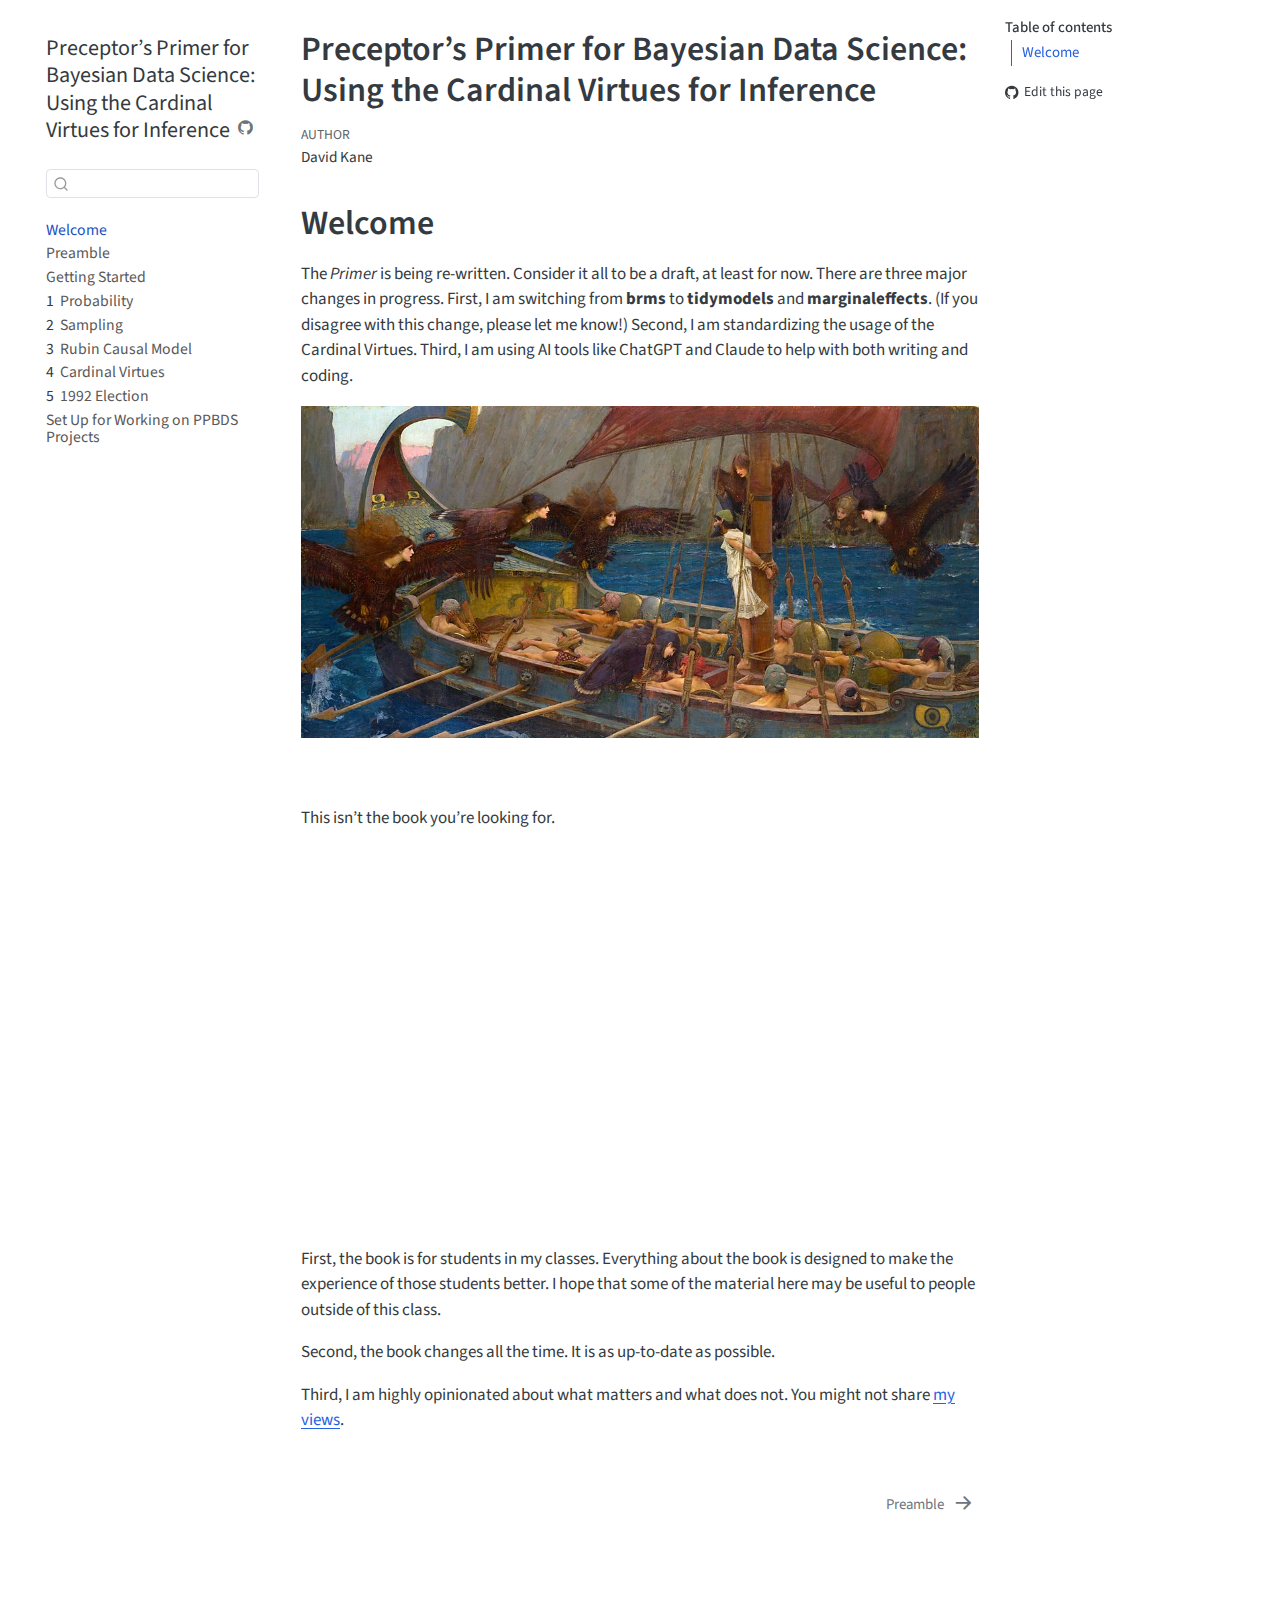
<file: index.html>
<!DOCTYPE html>
<html xmlns="http://www.w3.org/1999/xhtml" lang="en" xml:lang="en"><head>
<meta http-equiv="Content-Type" content="text/html; charset=UTF-8">
<meta charset="utf-8">
<meta name="generator" content="quarto-1.7.33">
<meta name="viewport" content="width=device-width, initial-scale=1.0, user-scalable=yes">
<meta name="author" content="David Kane">
<title>Preceptor’s Primer for Bayesian Data Science: Using the Cardinal Virtues for Inference</title>
<style>
code{white-space: pre-wrap;}
span.smallcaps{font-variant: small-caps;}
div.columns{display: flex; gap: min(4vw, 1.5em);}
div.column{flex: auto; overflow-x: auto;}
div.hanging-indent{margin-left: 1.5em; text-indent: -1.5em;}
ul.task-list{list-style: none;}
ul.task-list li input[type="checkbox"] {
  width: 0.8em;
  margin: 0 0.8em 0.2em -1em; /* quarto-specific, see https://github.com/quarto-dev/quarto-cli/issues/4556 */ 
  vertical-align: middle;
}
</style>

<script src="site_libs/quarto-nav/quarto-nav.js"></script>
<script src="site_libs/quarto-nav/headroom.min.js"></script>
<script src="site_libs/clipboard/clipboard.min.js"></script>
<script src="site_libs/quarto-search/autocomplete.umd.js"></script>
<script src="site_libs/quarto-search/fuse.min.js"></script>
<script src="site_libs/quarto-search/quarto-search.js"></script>
<meta name="quarto:offset" content="./">
<link href="./preamble.html" rel="next">
<script src="site_libs/quarto-html/quarto.js" type="module"></script>
<script src="site_libs/quarto-html/tabsets/tabsets.js" type="module"></script>
<script src="site_libs/quarto-html/popper.min.js"></script>
<script src="site_libs/quarto-html/tippy.umd.min.js"></script>
<script src="site_libs/quarto-html/anchor.min.js"></script>
<link href="site_libs/quarto-html/tippy.css" rel="stylesheet">
<link href="site_libs/quarto-html/quarto-syntax-highlighting-ea385d0e468b0dd5ea5bf0780b1290d9.css" rel="stylesheet" id="quarto-text-highlighting-styles">
<script src="site_libs/bootstrap/bootstrap.min.js"></script>
<link href="site_libs/bootstrap/bootstrap-icons.css" rel="stylesheet">
<link href="site_libs/bootstrap/bootstrap-dc092dfdfdbef850daa39fa7ba0391e3.min.css" rel="stylesheet" append-hash="true" id="quarto-bootstrap" data-mode="light"><script id="quarto-search-options" type="application/json">{
  "location": "sidebar",
  "copy-button": false,
  "collapse-after": 3,
  "panel-placement": "start",
  "type": "textbox",
  "limit": 50,
  "keyboard-shortcut": [
    "f",
    "/",
    "s"
  ],
  "show-item-context": false,
  "language": {
    "search-no-results-text": "No results",
    "search-matching-documents-text": "matching documents",
    "search-copy-link-title": "Copy link to search",
    "search-hide-matches-text": "Hide additional matches",
    "search-more-match-text": "more match in this document",
    "search-more-matches-text": "more matches in this document",
    "search-clear-button-title": "Clear",
    "search-text-placeholder": "",
    "search-detached-cancel-button-title": "Cancel",
    "search-submit-button-title": "Submit",
    "search-label": "Search"
  }
}</script>
</head>
<body class="nav-sidebar floating quarto-light">

<div id="quarto-search-results"></div>
  <header id="quarto-header" class="headroom fixed-top"><nav class="quarto-secondary-nav"><div class="container-fluid d-flex">
      <button type="button" class="quarto-btn-toggle btn" data-bs-toggle="collapse" role="button" data-bs-target=".quarto-sidebar-collapse-item" aria-controls="quarto-sidebar" aria-expanded="false" aria-label="Toggle sidebar navigation" onclick="if (window.quartoToggleHeadroom) { window.quartoToggleHeadroom(); }">
        <i class="bi bi-layout-text-sidebar-reverse"></i>
      </button>
        <nav class="quarto-page-breadcrumbs" aria-label="breadcrumb"><ol class="breadcrumb"><li class="breadcrumb-item"><a href="./index.html">Welcome</a></li></ol></nav>
        <a class="flex-grow-1" role="navigation" data-bs-toggle="collapse" data-bs-target=".quarto-sidebar-collapse-item" aria-controls="quarto-sidebar" aria-expanded="false" aria-label="Toggle sidebar navigation" onclick="if (window.quartoToggleHeadroom) { window.quartoToggleHeadroom(); }">      
        </a>
      <button type="button" class="btn quarto-search-button" aria-label="Search" onclick="window.quartoOpenSearch();">
        <i class="bi bi-search"></i>
      </button>
    </div>
  </nav></header><!-- content --><div id="quarto-content" class="quarto-container page-columns page-rows-contents page-layout-article">
<!-- sidebar -->
  <nav id="quarto-sidebar" class="sidebar collapse collapse-horizontal quarto-sidebar-collapse-item sidebar-navigation floating overflow-auto"><div class="pt-lg-2 mt-2 text-left sidebar-header">
    <div class="sidebar-title mb-0 py-0">
      <a href="./">Preceptor’s Primer for Bayesian Data Science: Using the Cardinal Virtues for Inference</a> 
        <div class="sidebar-tools-main">
    <a href="https://github.com/PPBDS/primer/" title="Source Code" class="quarto-navigation-tool px-1" aria-label="Source Code"><i class="bi bi-github"></i></a>
</div>
    </div>
      </div>
        <div class="mt-2 flex-shrink-0 align-items-center">
        <div class="sidebar-search">
        <div id="quarto-search" class="" title="Search"></div>
        </div>
        </div>
    <div class="sidebar-menu-container"> 
    <ul class="list-unstyled mt-1">
<li class="sidebar-item">
  <div class="sidebar-item-container"> 
  <a href="./index.html" class="sidebar-item-text sidebar-link active">
 <span class="menu-text">Welcome</span></a>
  </div>
</li>
        <li class="sidebar-item">
  <div class="sidebar-item-container"> 
  <a href="./preamble.html" class="sidebar-item-text sidebar-link">
 <span class="menu-text">Preamble</span></a>
  </div>
</li>
        <li class="sidebar-item">
  <div class="sidebar-item-container"> 
  <a href="./getting-started.html" class="sidebar-item-text sidebar-link">
 <span class="menu-text">Getting Started</span></a>
  </div>
</li>
        <li class="sidebar-item">
  <div class="sidebar-item-container"> 
  <a href="./01-probability.html" class="sidebar-item-text sidebar-link">
 <span class="menu-text"><span class="chapter-number">1</span>&nbsp; <span class="chapter-title">Probability</span></span></a>
  </div>
</li>
        <li class="sidebar-item">
  <div class="sidebar-item-container"> 
  <a href="./02-sampling.html" class="sidebar-item-text sidebar-link">
 <span class="menu-text"><span class="chapter-number">2</span>&nbsp; <span class="chapter-title">Sampling</span></span></a>
  </div>
</li>
        <li class="sidebar-item">
  <div class="sidebar-item-container"> 
  <a href="./03-rubin-causal-model.html" class="sidebar-item-text sidebar-link">
 <span class="menu-text"><span class="chapter-number">3</span>&nbsp; <span class="chapter-title">Rubin Causal Model</span></span></a>
  </div>
</li>
        <li class="sidebar-item">
  <div class="sidebar-item-container"> 
  <a href="./04-cardinal-virtues.html" class="sidebar-item-text sidebar-link">
 <span class="menu-text"><span class="chapter-number">4</span>&nbsp; <span class="chapter-title">Cardinal Virtues</span></span></a>
  </div>
</li>
        <li class="sidebar-item">
  <div class="sidebar-item-container"> 
  <a href="./07-election-1992.html" class="sidebar-item-text sidebar-link">
 <span class="menu-text"><span class="chapter-number">5</span>&nbsp; <span class="chapter-title">1992 Election</span></span></a>
  </div>
</li>
        <li class="sidebar-item">
  <div class="sidebar-item-container"> 
  <a href="./set-up.html" class="sidebar-item-text sidebar-link">
 <span class="menu-text">Set Up for Working on PPBDS Projects</span></a>
  </div>
</li>
    </ul>
</div>
</nav><div id="quarto-sidebar-glass" class="quarto-sidebar-collapse-item" data-bs-toggle="collapse" data-bs-target=".quarto-sidebar-collapse-item"></div>
<!-- margin-sidebar -->
    <div id="quarto-margin-sidebar" class="sidebar margin-sidebar">
        <nav id="TOC" role="doc-toc" class="toc-active"><h2 id="toc-title">Table of contents</h2>
   
  <ul>
<li><a href="#welcome" id="toc-welcome" class="nav-link active" data-scroll-target="#welcome">Welcome</a></li>
  </ul><div class="toc-actions"><ul><li><a href="https://github.com/PPBDS/primer/edit/main/index.qmd" class="toc-action"><i class="bi bi-github"></i>Edit this page</a></li></ul></div></nav>
    </div>
<!-- main -->
<main class="content" id="quarto-document-content"><header id="title-block-header" class="quarto-title-block default"><div class="quarto-title">
<h1 class="title">Preceptor’s Primer for Bayesian Data Science: Using the Cardinal Virtues for Inference</h1>
</div>



<div class="quarto-title-meta">

    <div>
    <div class="quarto-title-meta-heading">Author</div>
    <div class="quarto-title-meta-contents">
             <p>David Kane </p>
          </div>
  </div>
    
  
    
  </div>
  


</header><section id="welcome" class="level1 unnumbered"><h1 class="unnumbered">Welcome</h1>
<!-- nocite: '@*' is what ensures that all the references appear. Not sure why! -->
<!-- Need a new cover. Sirens will do for now. Format more like Mastering Shiny?-->
<p>The <em>Primer</em> is being re-written. Consider it all to be a draft, at least for now. There are three major changes in progress. First, I am switching from <strong>brms</strong> to <strong>tidymodels</strong> and <strong>marginaleffects</strong>. (If you disagree with this change, please let me know!) Second, I am standardizing the usage of the Cardinal Virtues. Third, I am using AI tools like ChatGPT and Claude to help with both writing and coding.</p>
<div class="cell">
<div class="cell-output-display">
<div>
<figure class="figure"><p><img src="other/images/sirens.jpg" class="img-fluid figure-img"></p>
</figure>
</div>
</div>
</div>
<p>&nbsp;</p>
<p>This isn’t the book you’re looking for.</p>
<div class="quarto-video ratio ratio-16x9"><iframe data-external="1" src="https://www.youtube.com/embed/532j-186xEQ" title="" frameborder="0" allow="accelerometer; autoplay; clipboard-write; encrypted-media; gyroscope; picture-in-picture" allowfullscreen=""></iframe></div>
<p>First, the book is for students in my classes. Everything about the book is designed to make the experience of those students better. I hope that some of the material here may be useful to people outside of this class.</p>
<p>Second, the book changes all the time. It is as up-to-date as possible.</p>
<p>Third, I am highly opinionated about what matters and what does not. You might not share <a href="https://arxiv.org/abs/2012.14390">my</a> <a href="https://arxiv.org/abs/2309.06983">views</a>.</p>


</section></main><!-- /main --><script id="quarto-html-after-body" type="application/javascript">
  window.document.addEventListener("DOMContentLoaded", function (event) {
    const icon = "";
    const anchorJS = new window.AnchorJS();
    anchorJS.options = {
      placement: 'right',
      icon: icon
    };
    anchorJS.add('.anchored');
    const isCodeAnnotation = (el) => {
      for (const clz of el.classList) {
        if (clz.startsWith('code-annotation-')) {                     
          return true;
        }
      }
      return false;
    }
    const onCopySuccess = function(e) {
      // button target
      const button = e.trigger;
      // don't keep focus
      button.blur();
      // flash "checked"
      button.classList.add('code-copy-button-checked');
      var currentTitle = button.getAttribute("title");
      button.setAttribute("title", "Copied!");
      let tooltip;
      if (window.bootstrap) {
        button.setAttribute("data-bs-toggle", "tooltip");
        button.setAttribute("data-bs-placement", "left");
        button.setAttribute("data-bs-title", "Copied!");
        tooltip = new bootstrap.Tooltip(button, 
          { trigger: "manual", 
            customClass: "code-copy-button-tooltip",
            offset: [0, -8]});
        tooltip.show();    
      }
      setTimeout(function() {
        if (tooltip) {
          tooltip.hide();
          button.removeAttribute("data-bs-title");
          button.removeAttribute("data-bs-toggle");
          button.removeAttribute("data-bs-placement");
        }
        button.setAttribute("title", currentTitle);
        button.classList.remove('code-copy-button-checked');
      }, 1000);
      // clear code selection
      e.clearSelection();
    }
    const getTextToCopy = function(trigger) {
        const codeEl = trigger.previousElementSibling.cloneNode(true);
        for (const childEl of codeEl.children) {
          if (isCodeAnnotation(childEl)) {
            childEl.remove();
          }
        }
        return codeEl.innerText;
    }
    const clipboard = new window.ClipboardJS('.code-copy-button:not([data-in-quarto-modal])', {
      text: getTextToCopy
    });
    clipboard.on('success', onCopySuccess);
    if (window.document.getElementById('quarto-embedded-source-code-modal')) {
      const clipboardModal = new window.ClipboardJS('.code-copy-button[data-in-quarto-modal]', {
        text: getTextToCopy,
        container: window.document.getElementById('quarto-embedded-source-code-modal')
      });
      clipboardModal.on('success', onCopySuccess);
    }
      var localhostRegex = new RegExp(/^(?:http|https):\/\/localhost\:?[0-9]*\//);
      var mailtoRegex = new RegExp(/^mailto:/);
        var filterRegex = new RegExp('/' + window.location.host + '/');
      var isInternal = (href) => {
          return filterRegex.test(href) || localhostRegex.test(href) || mailtoRegex.test(href);
      }
      // Inspect non-navigation links and adorn them if external
     var links = window.document.querySelectorAll('a[href]:not(.nav-link):not(.navbar-brand):not(.toc-action):not(.sidebar-link):not(.sidebar-item-toggle):not(.pagination-link):not(.no-external):not([aria-hidden]):not(.dropdown-item):not(.quarto-navigation-tool):not(.about-link)');
      for (var i=0; i<links.length; i++) {
        const link = links[i];
        if (!isInternal(link.href)) {
          // undo the damage that might have been done by quarto-nav.js in the case of
          // links that we want to consider external
          if (link.dataset.originalHref !== undefined) {
            link.href = link.dataset.originalHref;
          }
        }
      }
    function tippyHover(el, contentFn, onTriggerFn, onUntriggerFn) {
      const config = {
        allowHTML: true,
        maxWidth: 500,
        delay: 100,
        arrow: false,
        appendTo: function(el) {
            return el.parentElement;
        },
        interactive: true,
        interactiveBorder: 10,
        theme: 'quarto',
        placement: 'bottom-start',
      };
      if (contentFn) {
        config.content = contentFn;
      }
      if (onTriggerFn) {
        config.onTrigger = onTriggerFn;
      }
      if (onUntriggerFn) {
        config.onUntrigger = onUntriggerFn;
      }
      window.tippy(el, config); 
    }
    const noterefs = window.document.querySelectorAll('a[role="doc-noteref"]');
    for (var i=0; i<noterefs.length; i++) {
      const ref = noterefs[i];
      tippyHover(ref, function() {
        // use id or data attribute instead here
        let href = ref.getAttribute('data-footnote-href') || ref.getAttribute('href');
        try { href = new URL(href).hash; } catch {}
        const id = href.replace(/^#\/?/, "");
        const note = window.document.getElementById(id);
        if (note) {
          return note.innerHTML;
        } else {
          return "";
        }
      });
    }
    const xrefs = window.document.querySelectorAll('a.quarto-xref');
    const processXRef = (id, note) => {
      // Strip column container classes
      const stripColumnClz = (el) => {
        el.classList.remove("page-full", "page-columns");
        if (el.children) {
          for (const child of el.children) {
            stripColumnClz(child);
          }
        }
      }
      stripColumnClz(note)
      if (id === null || id.startsWith('sec-')) {
        // Special case sections, only their first couple elements
        const container = document.createElement("div");
        if (note.children && note.children.length > 2) {
          container.appendChild(note.children[0].cloneNode(true));
          for (let i = 1; i < note.children.length; i++) {
            const child = note.children[i];
            if (child.tagName === "P" && child.innerText === "") {
              continue;
            } else {
              container.appendChild(child.cloneNode(true));
              break;
            }
          }
          if (window.Quarto?.typesetMath) {
            window.Quarto.typesetMath(container);
          }
          return container.innerHTML
        } else {
          if (window.Quarto?.typesetMath) {
            window.Quarto.typesetMath(note);
          }
          return note.innerHTML;
        }
      } else {
        // Remove any anchor links if they are present
        const anchorLink = note.querySelector('a.anchorjs-link');
        if (anchorLink) {
          anchorLink.remove();
        }
        if (window.Quarto?.typesetMath) {
          window.Quarto.typesetMath(note);
        }
        if (note.classList.contains("callout")) {
          return note.outerHTML;
        } else {
          return note.innerHTML;
        }
      }
    }
    for (var i=0; i<xrefs.length; i++) {
      const xref = xrefs[i];
      tippyHover(xref, undefined, function(instance) {
        instance.disable();
        let url = xref.getAttribute('href');
        let hash = undefined; 
        if (url.startsWith('#')) {
          hash = url;
        } else {
          try { hash = new URL(url).hash; } catch {}
        }
        if (hash) {
          const id = hash.replace(/^#\/?/, "");
          const note = window.document.getElementById(id);
          if (note !== null) {
            try {
              const html = processXRef(id, note.cloneNode(true));
              instance.setContent(html);
            } finally {
              instance.enable();
              instance.show();
            }
          } else {
            // See if we can fetch this
            fetch(url.split('#')[0])
            .then(res => res.text())
            .then(html => {
              const parser = new DOMParser();
              const htmlDoc = parser.parseFromString(html, "text/html");
              const note = htmlDoc.getElementById(id);
              if (note !== null) {
                const html = processXRef(id, note);
                instance.setContent(html);
              } 
            }).finally(() => {
              instance.enable();
              instance.show();
            });
          }
        } else {
          // See if we can fetch a full url (with no hash to target)
          // This is a special case and we should probably do some content thinning / targeting
          fetch(url)
          .then(res => res.text())
          .then(html => {
            const parser = new DOMParser();
            const htmlDoc = parser.parseFromString(html, "text/html");
            const note = htmlDoc.querySelector('main.content');
            if (note !== null) {
              // This should only happen for chapter cross references
              // (since there is no id in the URL)
              // remove the first header
              if (note.children.length > 0 && note.children[0].tagName === "HEADER") {
                note.children[0].remove();
              }
              const html = processXRef(null, note);
              instance.setContent(html);
            } 
          }).finally(() => {
            instance.enable();
            instance.show();
          });
        }
      }, function(instance) {
      });
    }
        let selectedAnnoteEl;
        const selectorForAnnotation = ( cell, annotation) => {
          let cellAttr = 'data-code-cell="' + cell + '"';
          let lineAttr = 'data-code-annotation="' +  annotation + '"';
          const selector = 'span[' + cellAttr + '][' + lineAttr + ']';
          return selector;
        }
        const selectCodeLines = (annoteEl) => {
          const doc = window.document;
          const targetCell = annoteEl.getAttribute("data-target-cell");
          const targetAnnotation = annoteEl.getAttribute("data-target-annotation");
          const annoteSpan = window.document.querySelector(selectorForAnnotation(targetCell, targetAnnotation));
          const lines = annoteSpan.getAttribute("data-code-lines").split(",");
          const lineIds = lines.map((line) => {
            return targetCell + "-" + line;
          })
          let top = null;
          let height = null;
          let parent = null;
          if (lineIds.length > 0) {
              //compute the position of the single el (top and bottom and make a div)
              const el = window.document.getElementById(lineIds[0]);
              top = el.offsetTop;
              height = el.offsetHeight;
              parent = el.parentElement.parentElement;
            if (lineIds.length > 1) {
              const lastEl = window.document.getElementById(lineIds[lineIds.length - 1]);
              const bottom = lastEl.offsetTop + lastEl.offsetHeight;
              height = bottom - top;
            }
            if (top !== null && height !== null && parent !== null) {
              // cook up a div (if necessary) and position it 
              let div = window.document.getElementById("code-annotation-line-highlight");
              if (div === null) {
                div = window.document.createElement("div");
                div.setAttribute("id", "code-annotation-line-highlight");
                div.style.position = 'absolute';
                parent.appendChild(div);
              }
              div.style.top = top - 2 + "px";
              div.style.height = height + 4 + "px";
              div.style.left = 0;
              let gutterDiv = window.document.getElementById("code-annotation-line-highlight-gutter");
              if (gutterDiv === null) {
                gutterDiv = window.document.createElement("div");
                gutterDiv.setAttribute("id", "code-annotation-line-highlight-gutter");
                gutterDiv.style.position = 'absolute';
                const codeCell = window.document.getElementById(targetCell);
                const gutter = codeCell.querySelector('.code-annotation-gutter');
                gutter.appendChild(gutterDiv);
              }
              gutterDiv.style.top = top - 2 + "px";
              gutterDiv.style.height = height + 4 + "px";
            }
            selectedAnnoteEl = annoteEl;
          }
        };
        const unselectCodeLines = () => {
          const elementsIds = ["code-annotation-line-highlight", "code-annotation-line-highlight-gutter"];
          elementsIds.forEach((elId) => {
            const div = window.document.getElementById(elId);
            if (div) {
              div.remove();
            }
          });
          selectedAnnoteEl = undefined;
        };
          // Handle positioning of the toggle
      window.addEventListener(
        "resize",
        throttle(() => {
          elRect = undefined;
          if (selectedAnnoteEl) {
            selectCodeLines(selectedAnnoteEl);
          }
        }, 10)
      );
      function throttle(fn, ms) {
      let throttle = false;
      let timer;
        return (...args) => {
          if(!throttle) { // first call gets through
              fn.apply(this, args);
              throttle = true;
          } else { // all the others get throttled
              if(timer) clearTimeout(timer); // cancel #2
              timer = setTimeout(() => {
                fn.apply(this, args);
                timer = throttle = false;
              }, ms);
          }
        };
      }
        // Attach click handler to the DT
        const annoteDls = window.document.querySelectorAll('dt[data-target-cell]');
        for (const annoteDlNode of annoteDls) {
          annoteDlNode.addEventListener('click', (event) => {
            const clickedEl = event.target;
            if (clickedEl !== selectedAnnoteEl) {
              unselectCodeLines();
              const activeEl = window.document.querySelector('dt[data-target-cell].code-annotation-active');
              if (activeEl) {
                activeEl.classList.remove('code-annotation-active');
              }
              selectCodeLines(clickedEl);
              clickedEl.classList.add('code-annotation-active');
            } else {
              // Unselect the line
              unselectCodeLines();
              clickedEl.classList.remove('code-annotation-active');
            }
          });
        }
    const findCites = (el) => {
      const parentEl = el.parentElement;
      if (parentEl) {
        const cites = parentEl.dataset.cites;
        if (cites) {
          return {
            el,
            cites: cites.split(' ')
          };
        } else {
          return findCites(el.parentElement)
        }
      } else {
        return undefined;
      }
    };
    var bibliorefs = window.document.querySelectorAll('a[role="doc-biblioref"]');
    for (var i=0; i<bibliorefs.length; i++) {
      const ref = bibliorefs[i];
      const citeInfo = findCites(ref);
      if (citeInfo) {
        tippyHover(citeInfo.el, function() {
          var popup = window.document.createElement('div');
          citeInfo.cites.forEach(function(cite) {
            var citeDiv = window.document.createElement('div');
            citeDiv.classList.add('hanging-indent');
            citeDiv.classList.add('csl-entry');
            var biblioDiv = window.document.getElementById('ref-' + cite);
            if (biblioDiv) {
              citeDiv.innerHTML = biblioDiv.innerHTML;
            }
            popup.appendChild(citeDiv);
          });
          return popup.innerHTML;
        });
      }
    }
  });
  </script><nav class="page-navigation"><div class="nav-page nav-page-previous">
  </div>
  <div class="nav-page nav-page-next">
      <a href="./preamble.html" class="pagination-link" aria-label="Preamble">
        <span class="nav-page-text">Preamble</span> <i class="bi bi-arrow-right-short"></i>
      </a>
  </div>
</nav>
</div> <!-- /content -->



<footer class="footer"><div class="nav-footer"><div class="nav-footer-center"><div class="toc-actions d-sm-block d-md-none"><ul><li><a href="https://github.com/PPBDS/primer/edit/main/index.qmd" class="toc-action"><i class="bi bi-github"></i>Edit this page</a></li></ul></div></div></div></footer></body></html>
</file>
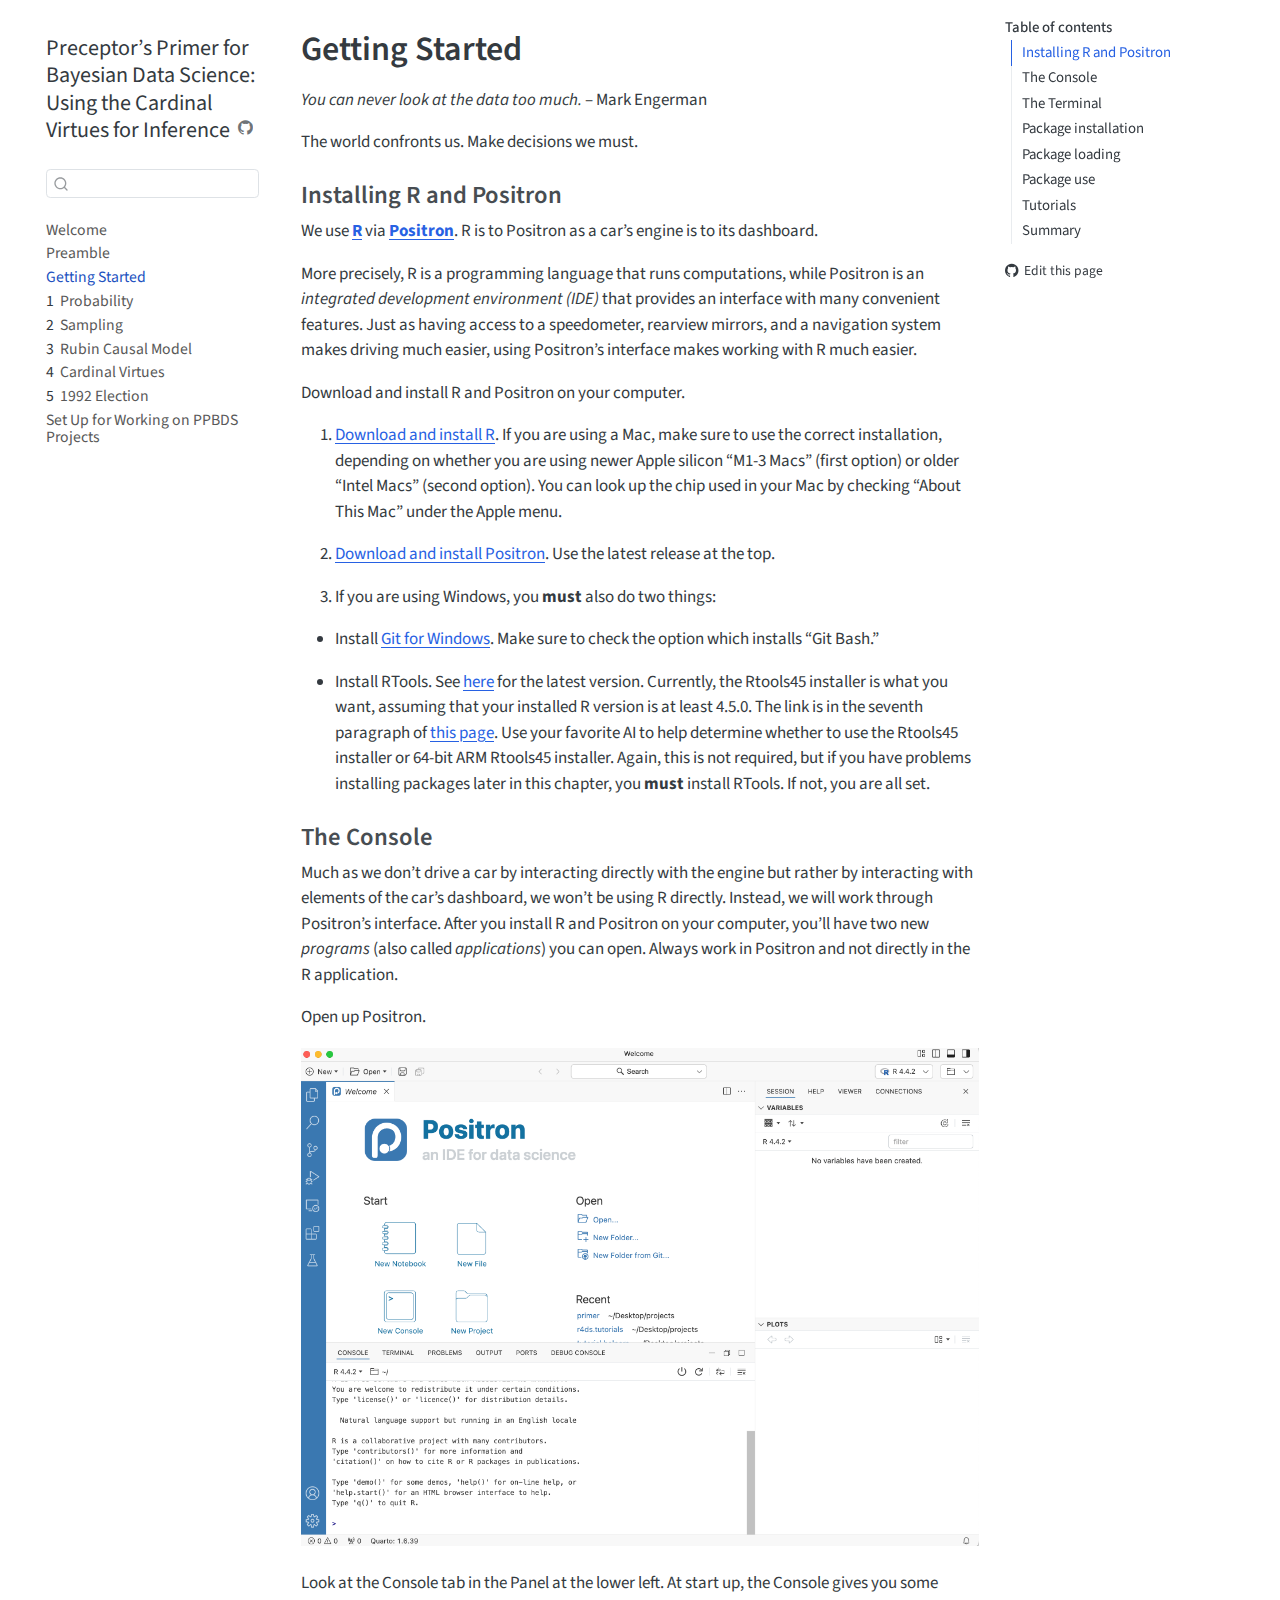
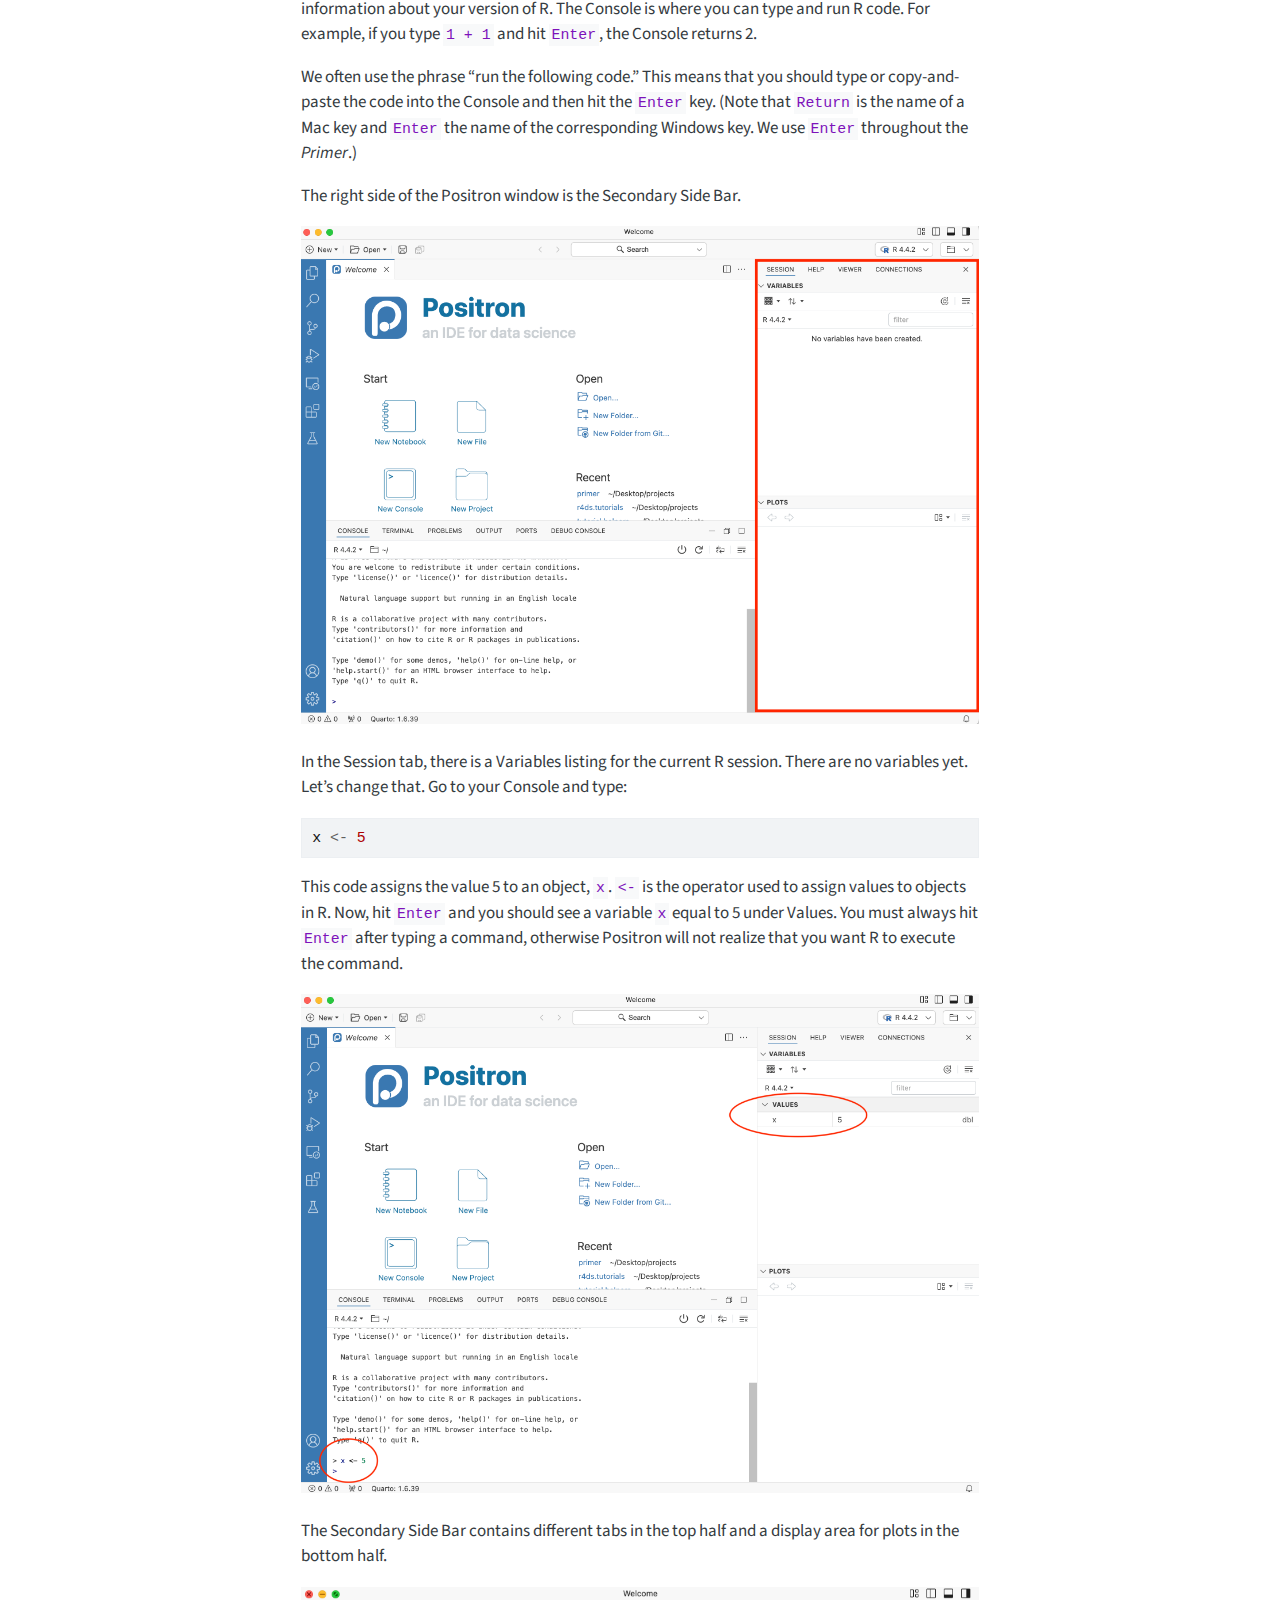
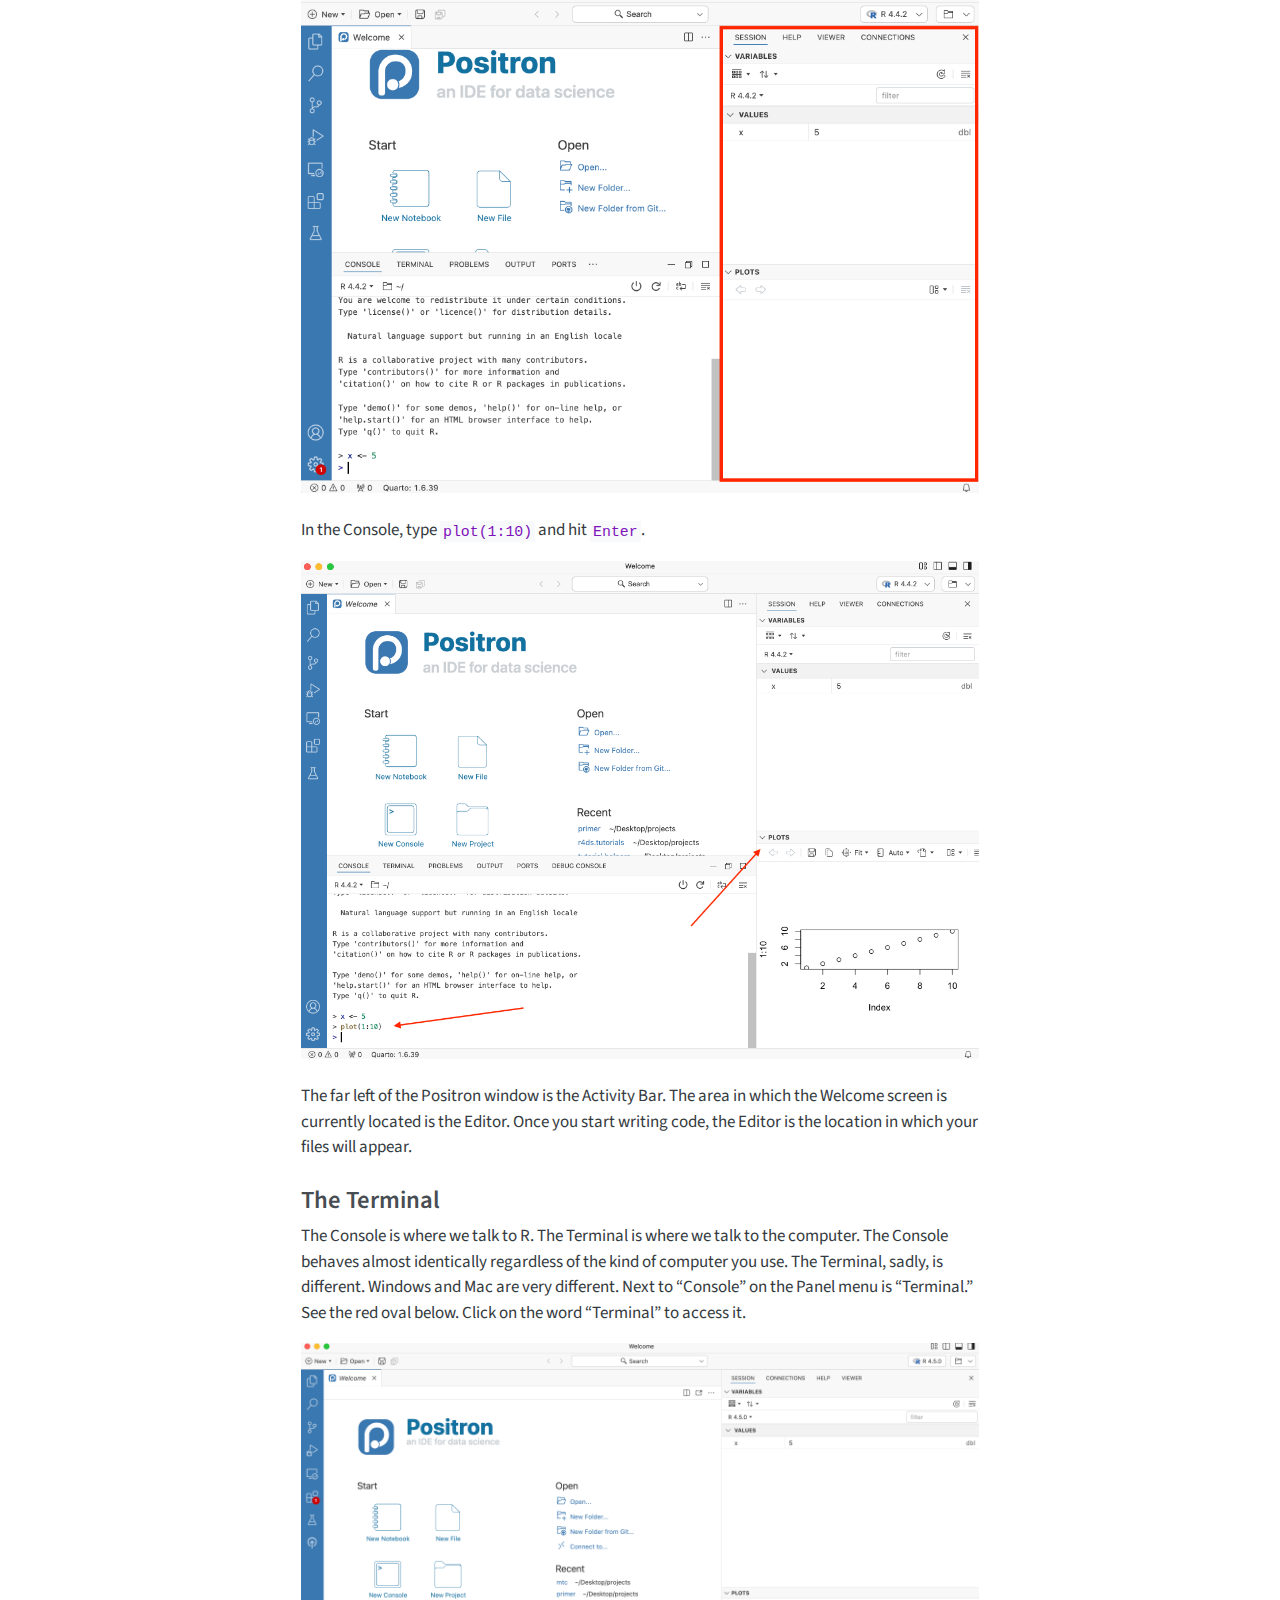
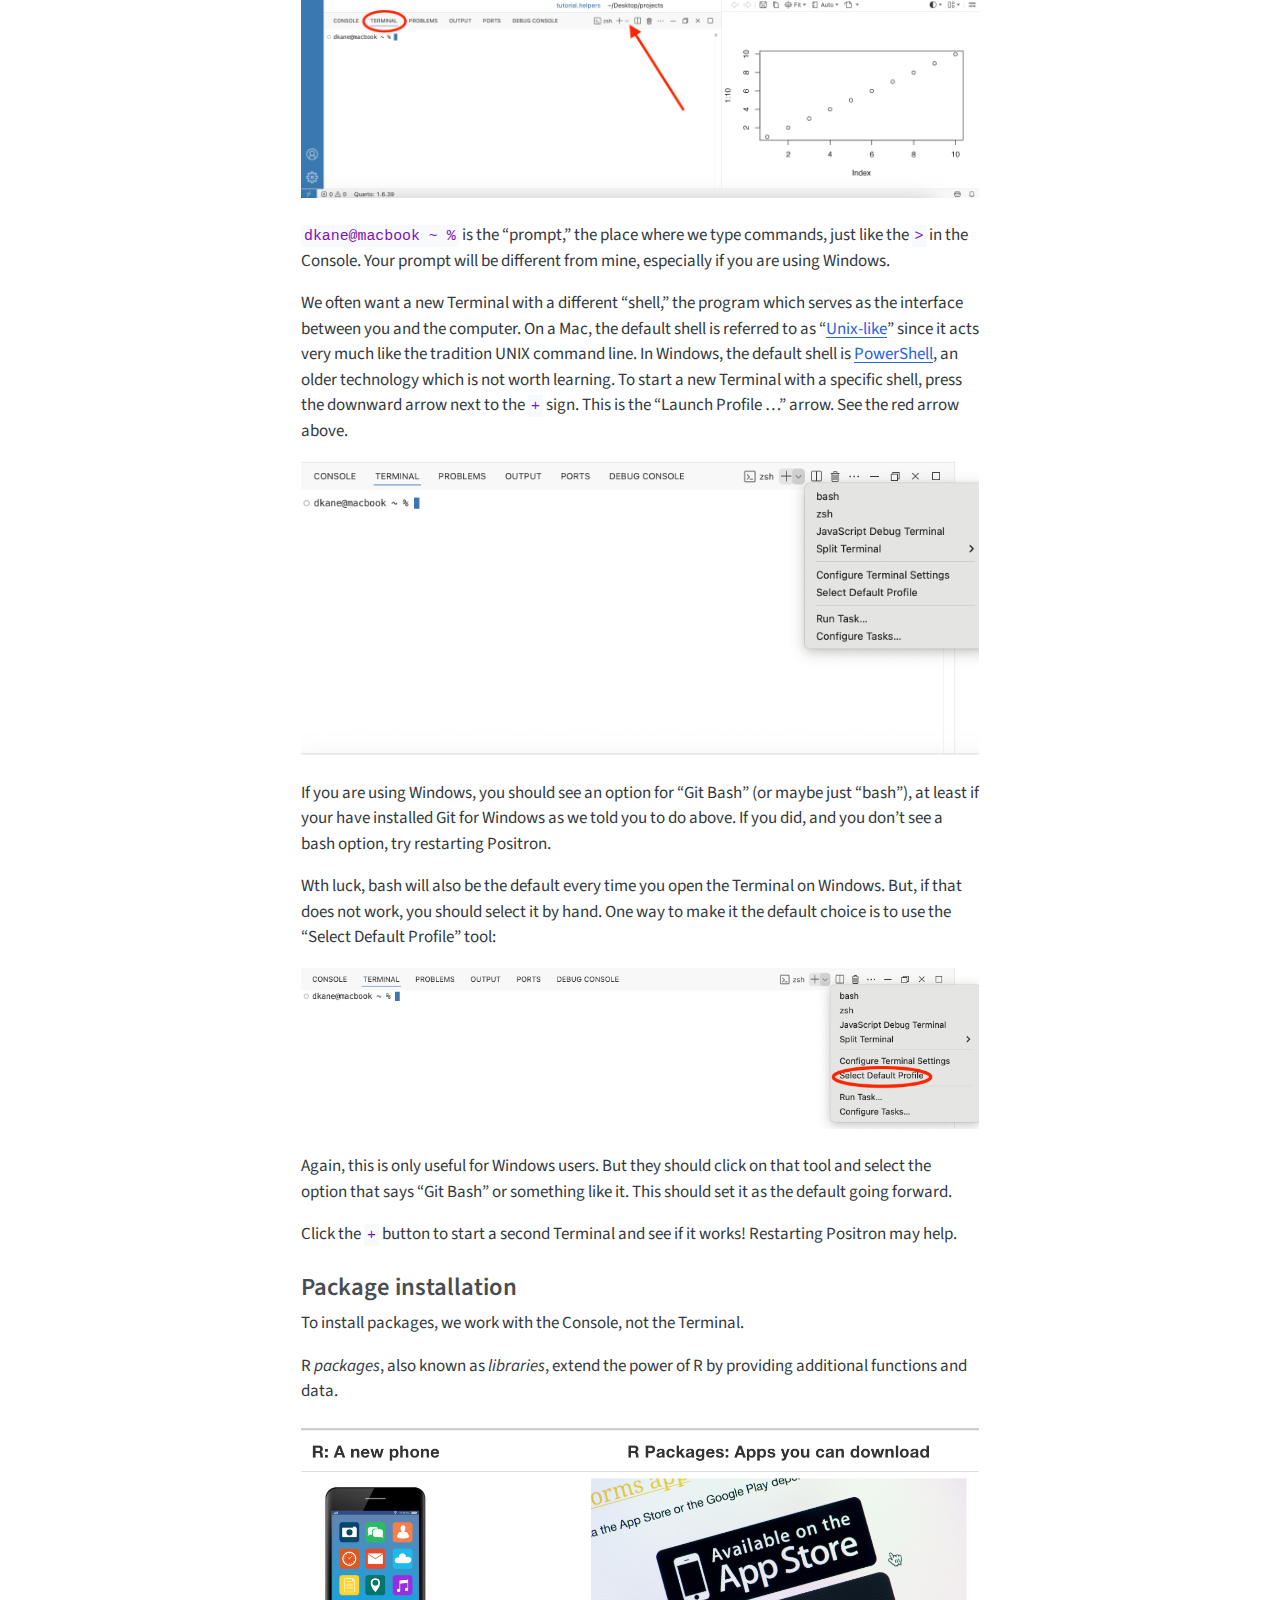
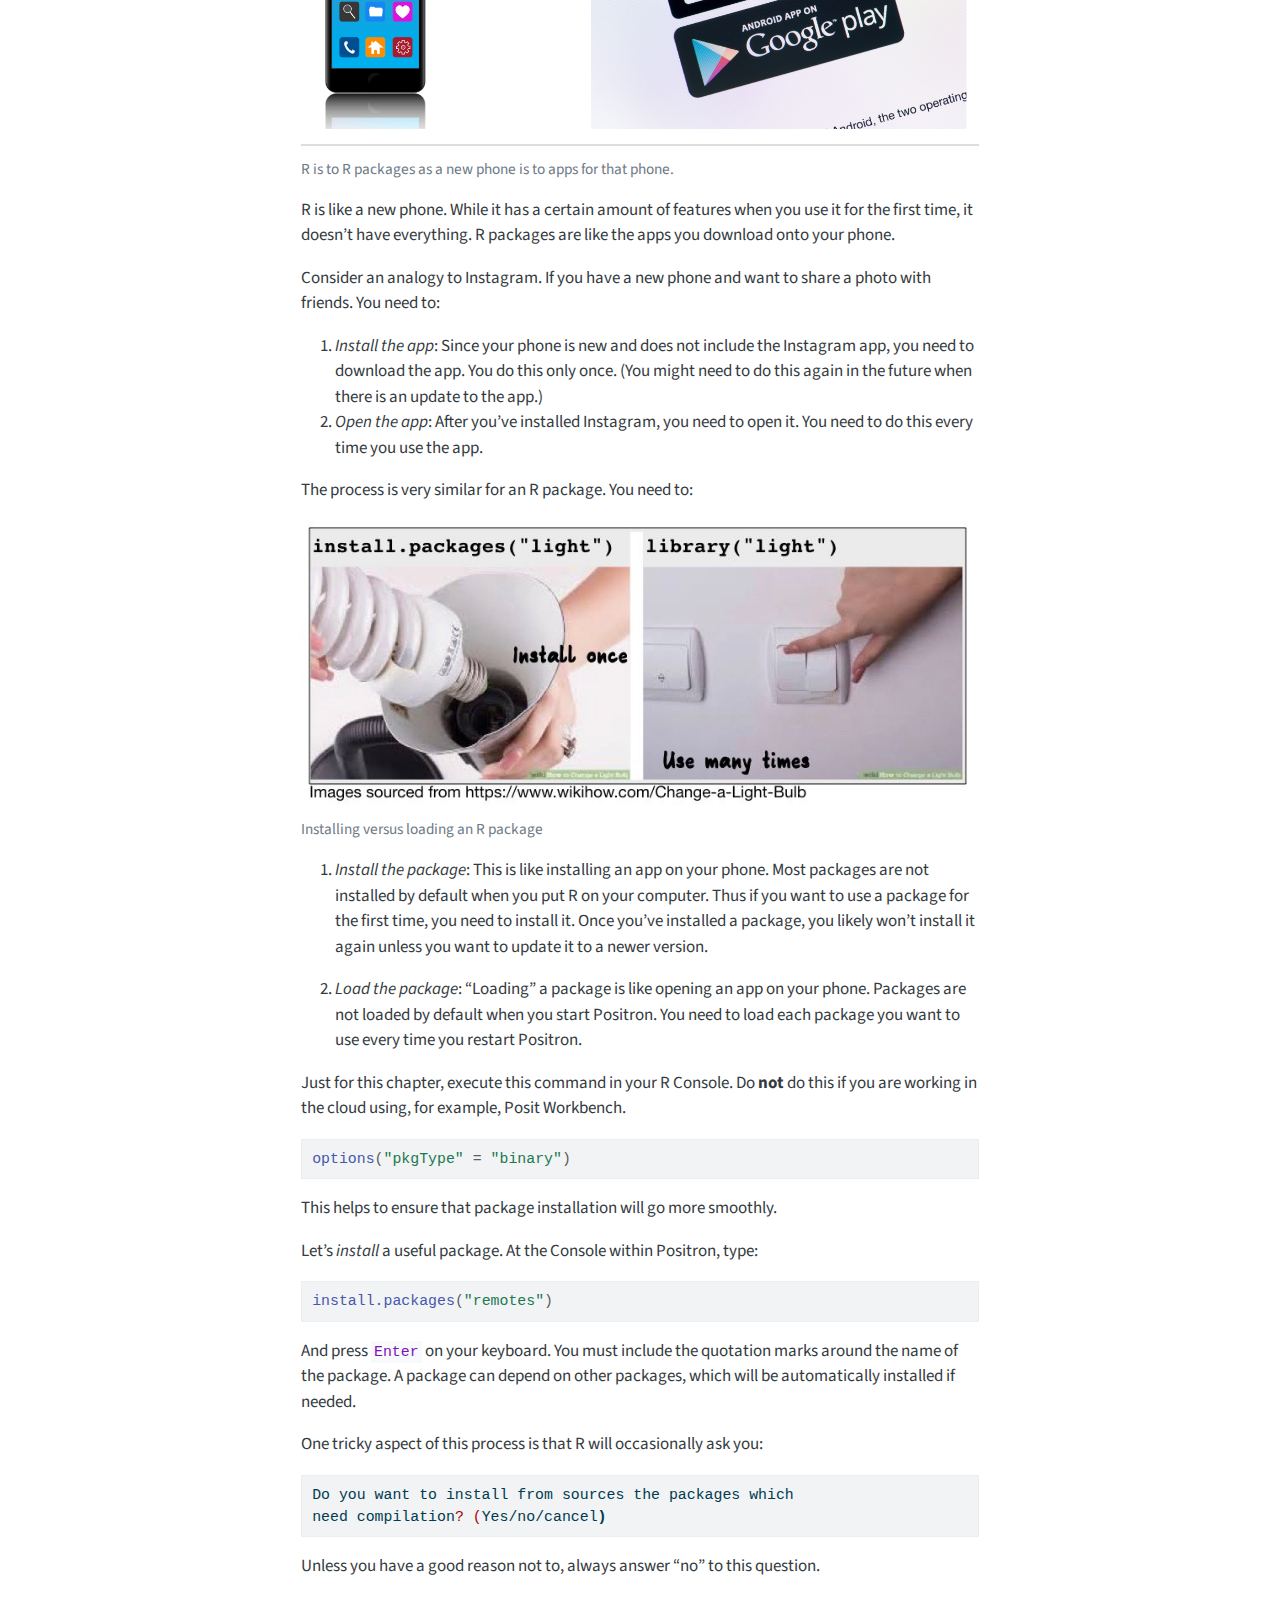
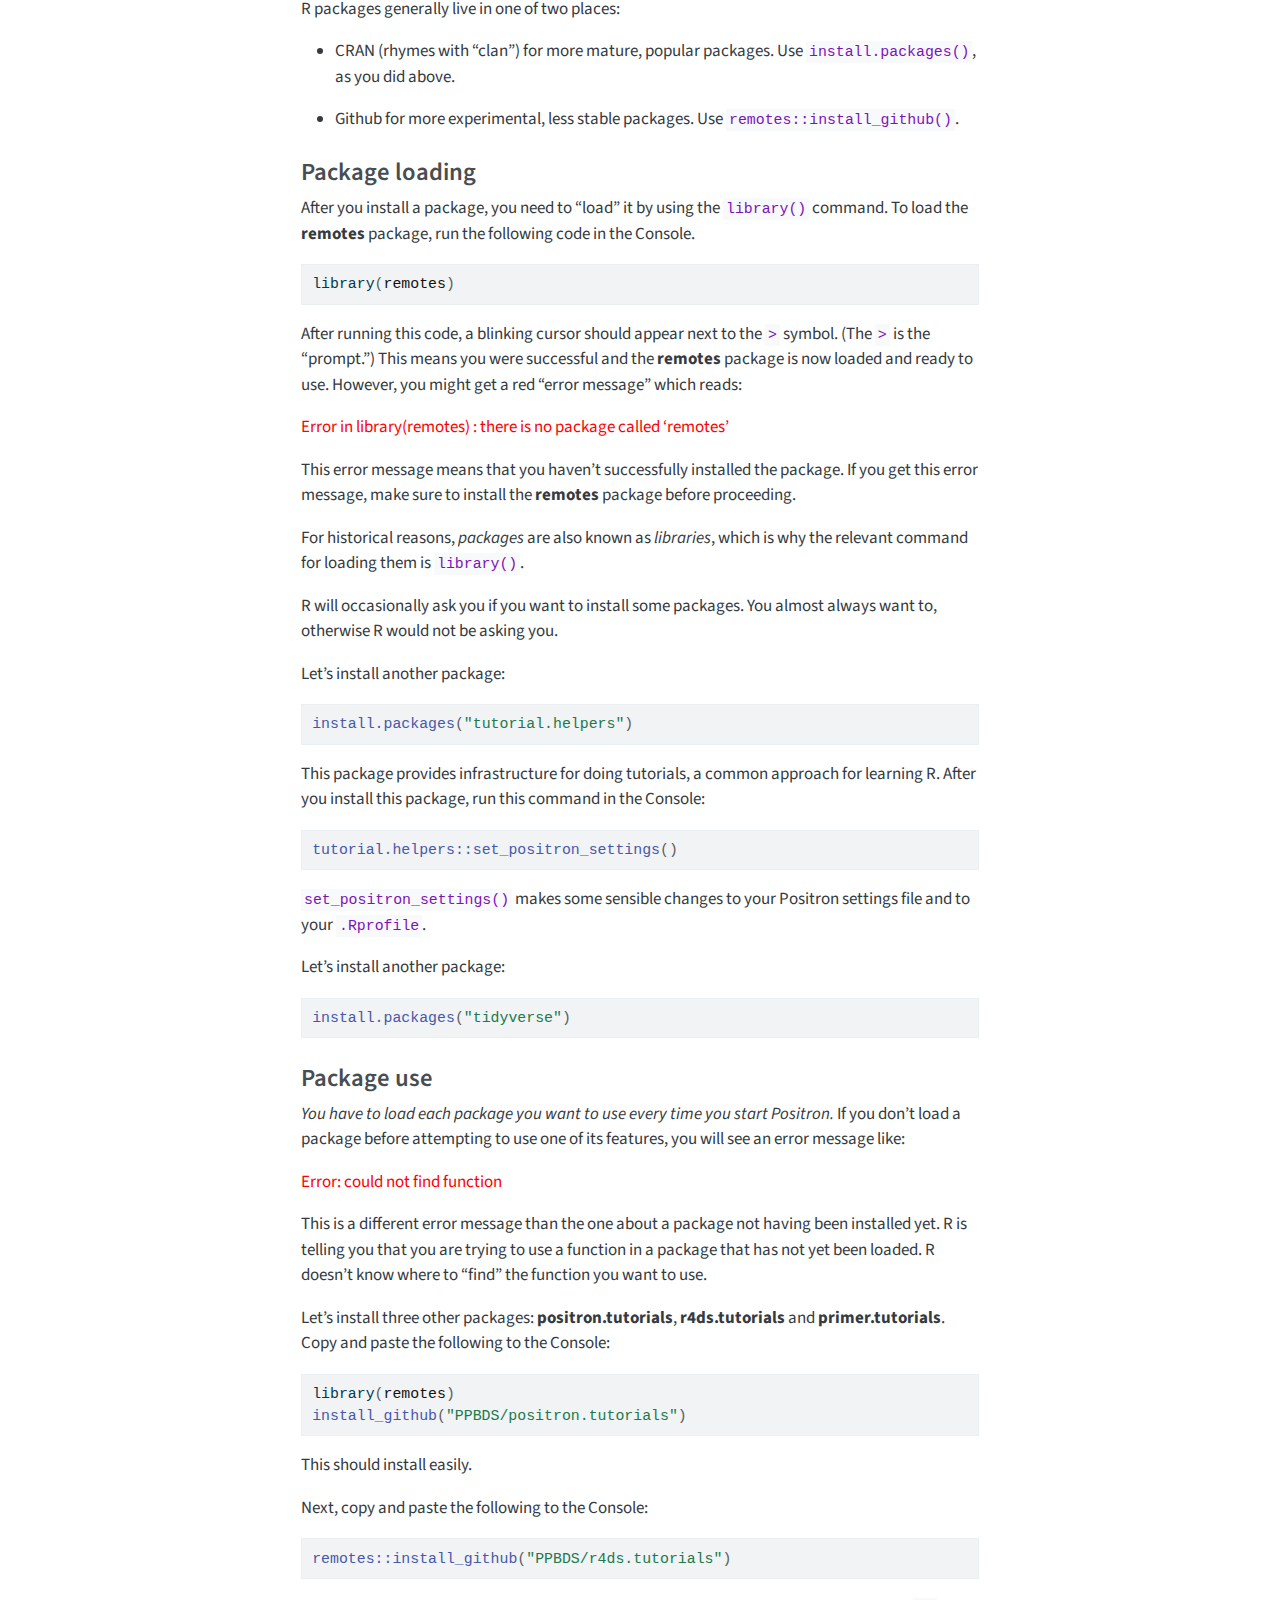
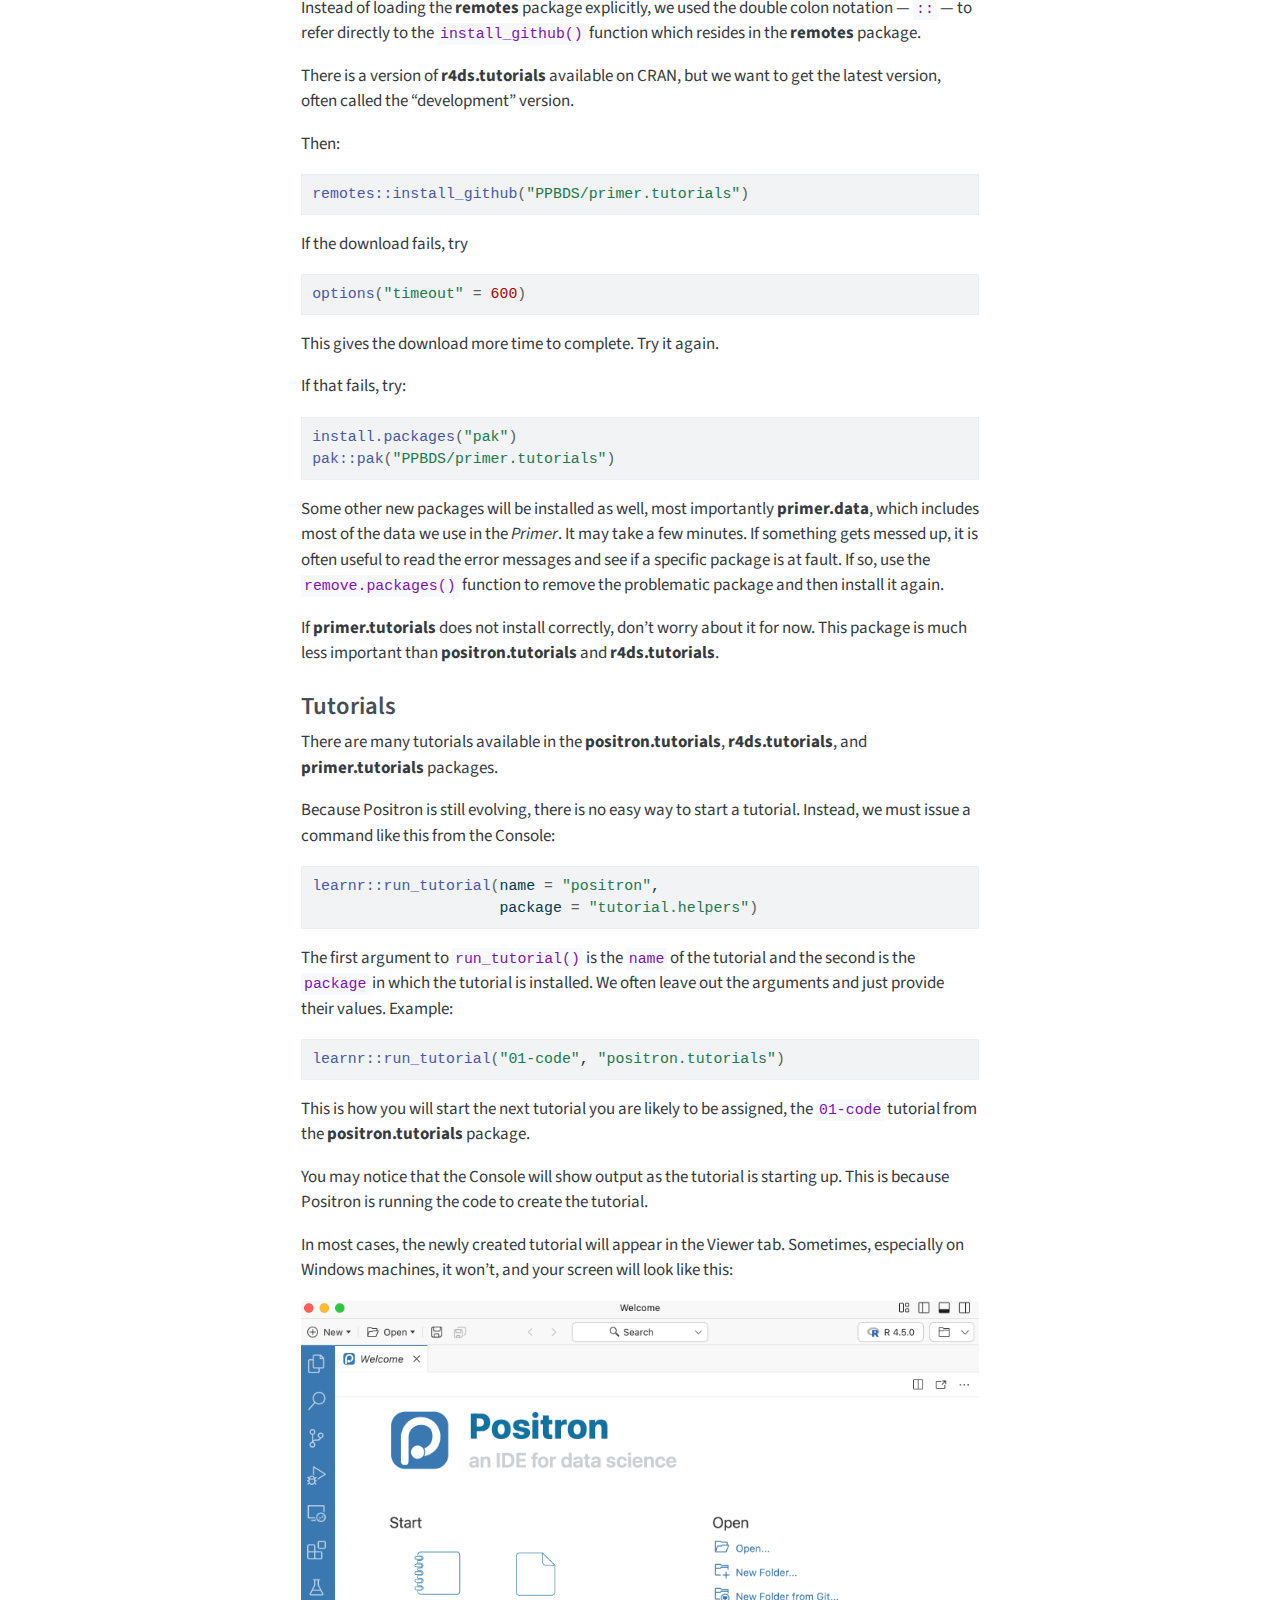
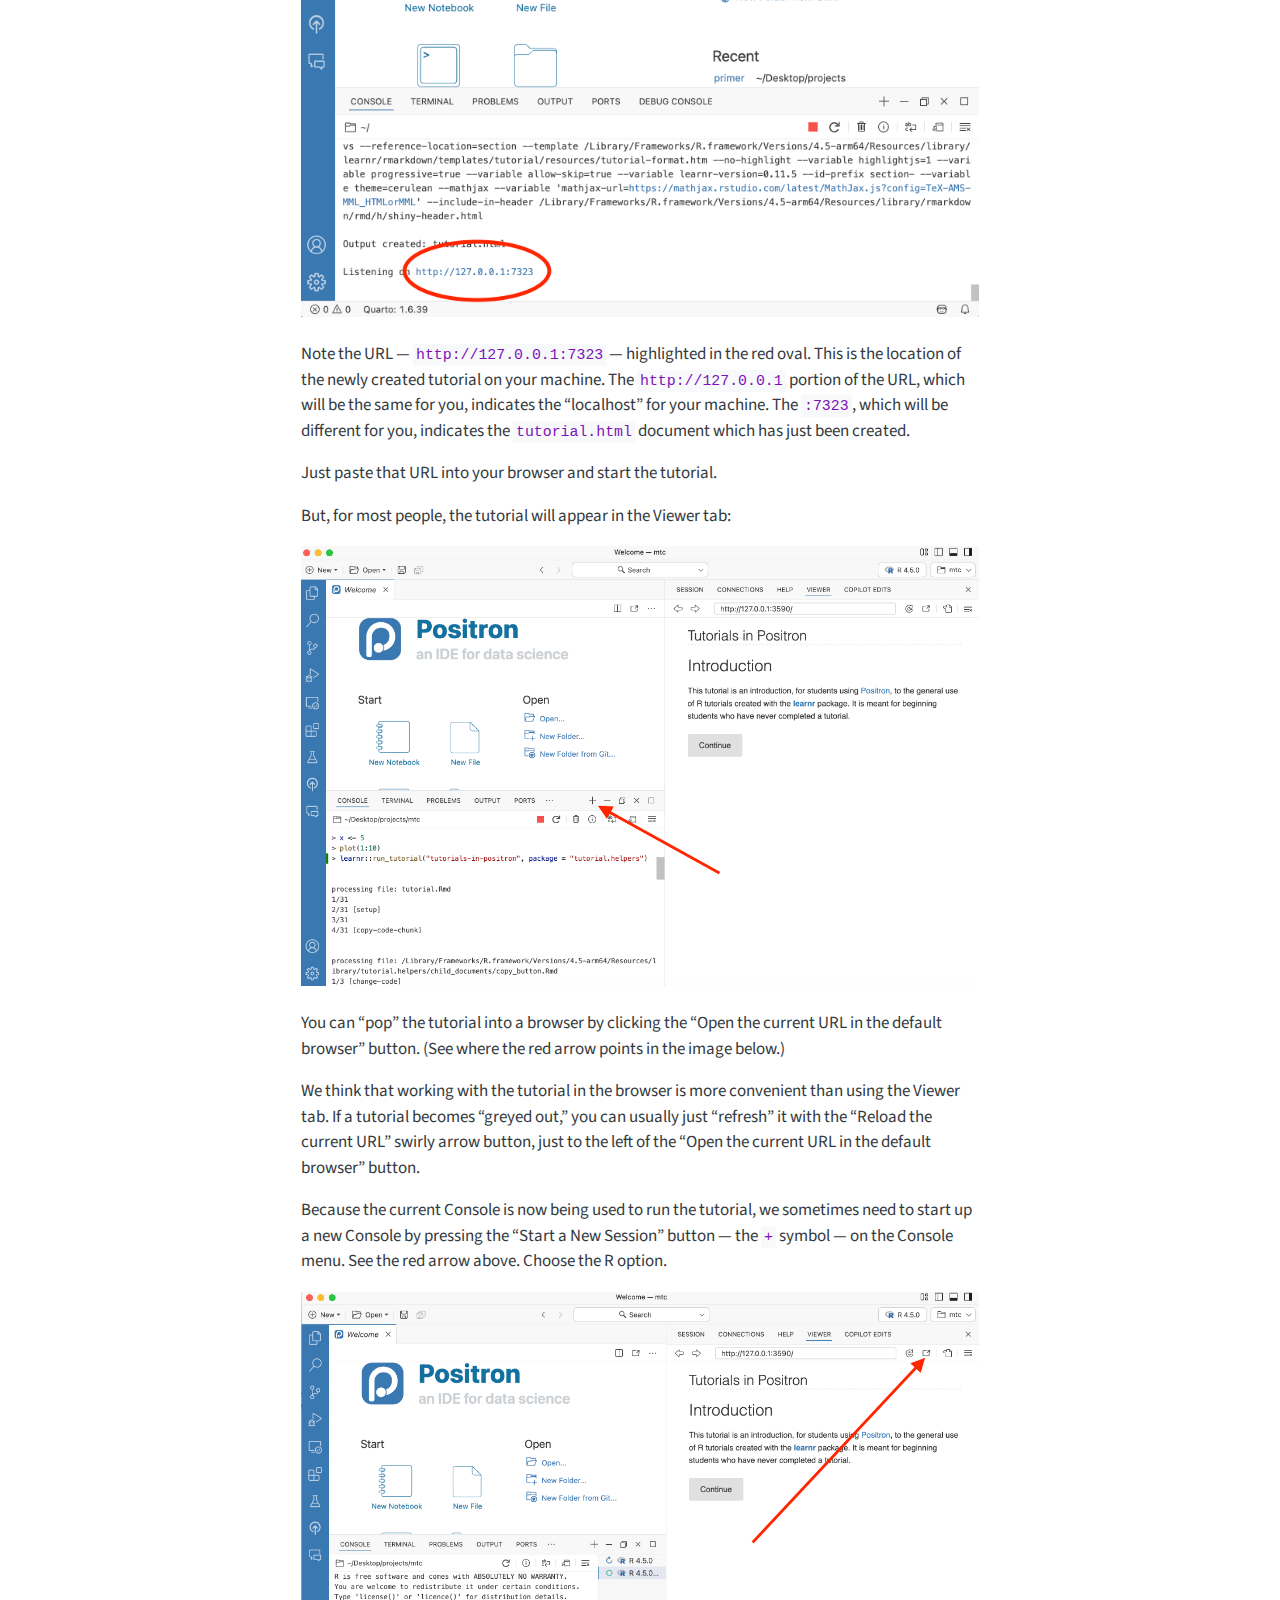
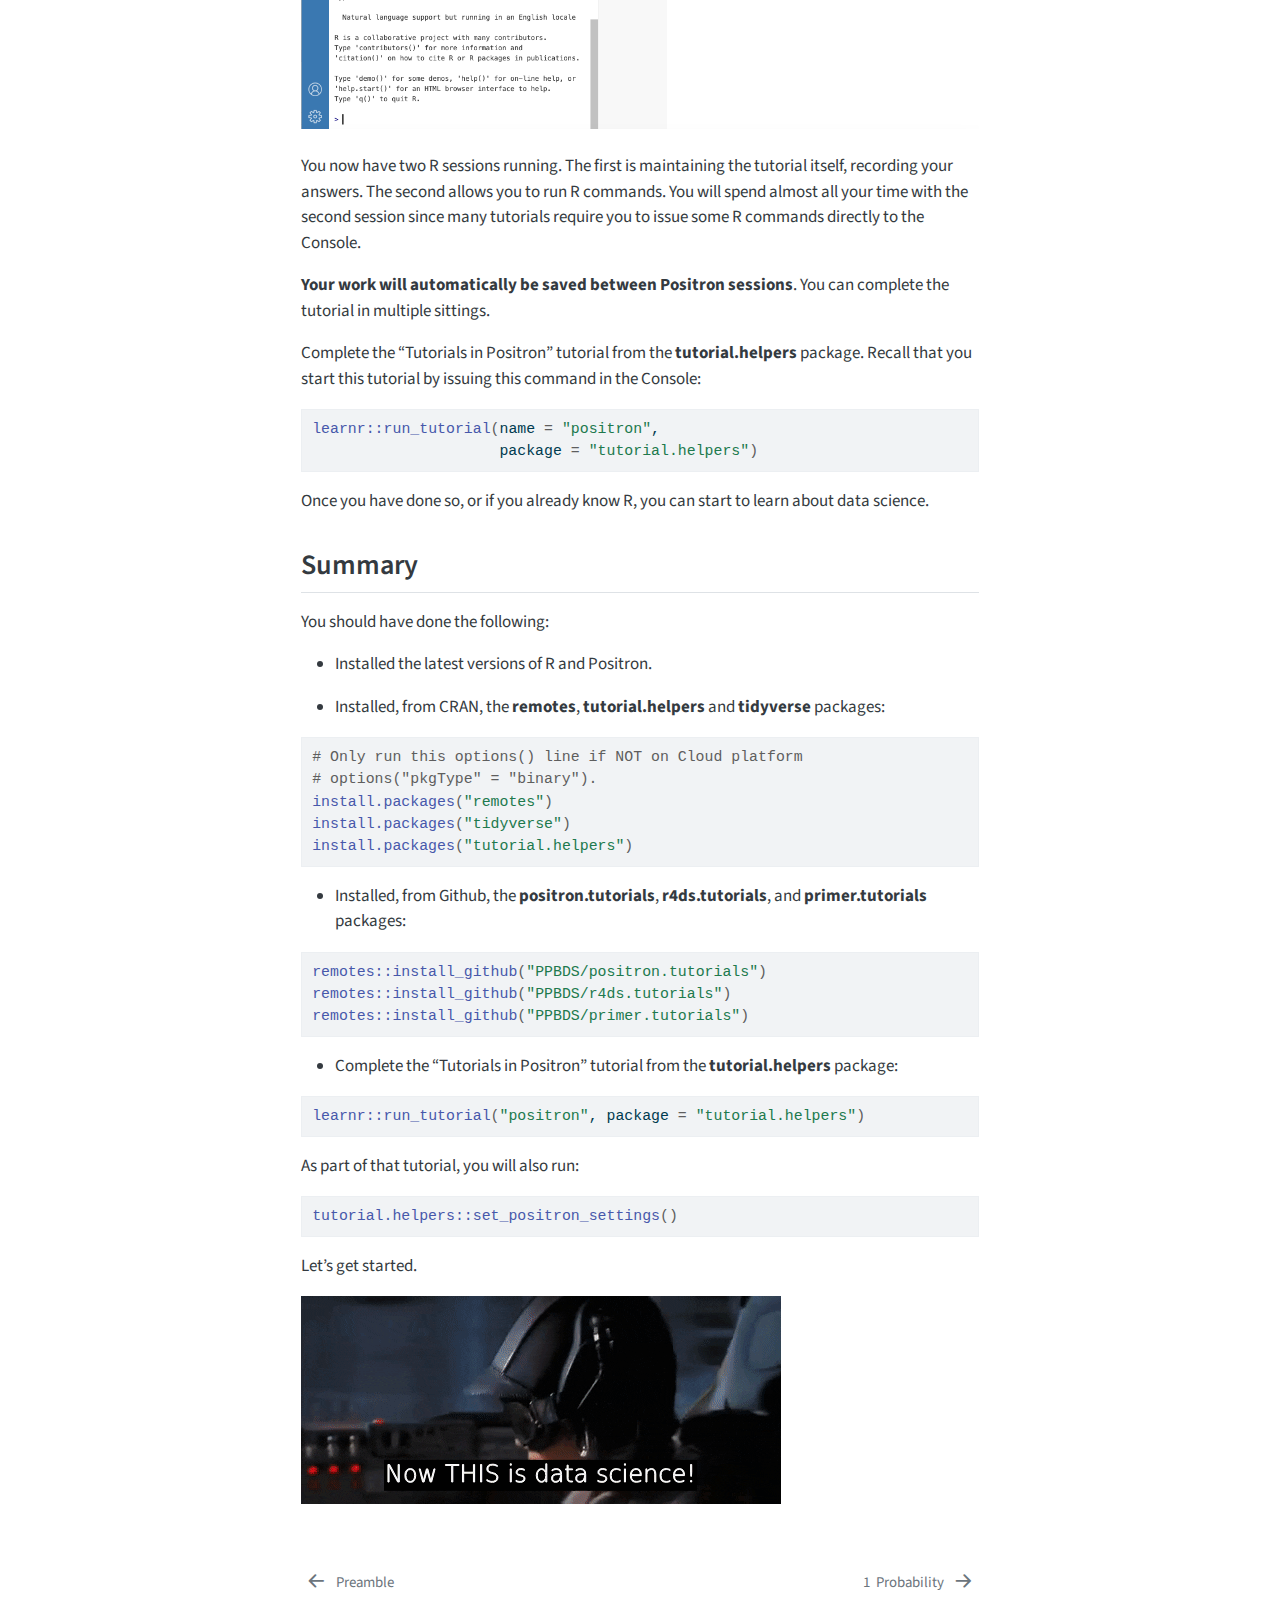
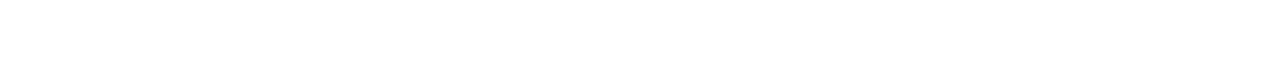
<file: getting-started.html>
<!DOCTYPE html>
<html xmlns="http://www.w3.org/1999/xhtml" lang="en" xml:lang="en"><head>
<meta http-equiv="Content-Type" content="text/html; charset=UTF-8">
<meta charset="utf-8">
<meta name="generator" content="quarto-1.7.33">
<meta name="viewport" content="width=device-width, initial-scale=1.0, user-scalable=yes">
<title>Getting Started – Preceptor’s Primer for Bayesian Data Science: Using the Cardinal Virtues for Inference</title>
<style>
code{white-space: pre-wrap;}
span.smallcaps{font-variant: small-caps;}
div.columns{display: flex; gap: min(4vw, 1.5em);}
div.column{flex: auto; overflow-x: auto;}
div.hanging-indent{margin-left: 1.5em; text-indent: -1.5em;}
ul.task-list{list-style: none;}
ul.task-list li input[type="checkbox"] {
  width: 0.8em;
  margin: 0 0.8em 0.2em -1em; /* quarto-specific, see https://github.com/quarto-dev/quarto-cli/issues/4556 */ 
  vertical-align: middle;
}
/* CSS for syntax highlighting */
html { -webkit-text-size-adjust: 100%; }
pre > code.sourceCode { white-space: pre; position: relative; }
pre > code.sourceCode > span { display: inline-block; line-height: 1.25; }
pre > code.sourceCode > span:empty { height: 1.2em; }
.sourceCode { overflow: visible; }
code.sourceCode > span { color: inherit; text-decoration: inherit; }
div.sourceCode { margin: 1em 0; }
pre.sourceCode { margin: 0; }
@media screen {
div.sourceCode { overflow: auto; }
}
@media print {
pre > code.sourceCode { white-space: pre-wrap; }
pre > code.sourceCode > span { text-indent: -5em; padding-left: 5em; }
}
pre.numberSource code
  { counter-reset: source-line 0; }
pre.numberSource code > span
  { position: relative; left: -4em; counter-increment: source-line; }
pre.numberSource code > span > a:first-child::before
  { content: counter(source-line);
    position: relative; left: -1em; text-align: right; vertical-align: baseline;
    border: none; display: inline-block;
    -webkit-touch-callout: none; -webkit-user-select: none;
    -khtml-user-select: none; -moz-user-select: none;
    -ms-user-select: none; user-select: none;
    padding: 0 4px; width: 4em;
  }
pre.numberSource { margin-left: 3em;  padding-left: 4px; }
div.sourceCode
  {   }
@media screen {
pre > code.sourceCode > span > a:first-child::before { text-decoration: underline; }
}
</style>

<script src="site_libs/quarto-nav/quarto-nav.js"></script>
<script src="site_libs/quarto-nav/headroom.min.js"></script>
<script src="site_libs/clipboard/clipboard.min.js"></script>
<script src="site_libs/quarto-search/autocomplete.umd.js"></script>
<script src="site_libs/quarto-search/fuse.min.js"></script>
<script src="site_libs/quarto-search/quarto-search.js"></script>
<meta name="quarto:offset" content="./">
<link href="./01-probability.html" rel="next">
<link href="./preamble.html" rel="prev">
<script src="site_libs/quarto-html/quarto.js" type="module"></script>
<script src="site_libs/quarto-html/tabsets/tabsets.js" type="module"></script>
<script src="site_libs/quarto-html/popper.min.js"></script>
<script src="site_libs/quarto-html/tippy.umd.min.js"></script>
<script src="site_libs/quarto-html/anchor.min.js"></script>
<link href="site_libs/quarto-html/tippy.css" rel="stylesheet">
<link href="site_libs/quarto-html/quarto-syntax-highlighting-ea385d0e468b0dd5ea5bf0780b1290d9.css" rel="stylesheet" id="quarto-text-highlighting-styles">
<script src="site_libs/bootstrap/bootstrap.min.js"></script>
<link href="site_libs/bootstrap/bootstrap-icons.css" rel="stylesheet">
<link href="site_libs/bootstrap/bootstrap-dc092dfdfdbef850daa39fa7ba0391e3.min.css" rel="stylesheet" append-hash="true" id="quarto-bootstrap" data-mode="light"><script id="quarto-search-options" type="application/json">{
  "location": "sidebar",
  "copy-button": false,
  "collapse-after": 3,
  "panel-placement": "start",
  "type": "textbox",
  "limit": 50,
  "keyboard-shortcut": [
    "f",
    "/",
    "s"
  ],
  "show-item-context": false,
  "language": {
    "search-no-results-text": "No results",
    "search-matching-documents-text": "matching documents",
    "search-copy-link-title": "Copy link to search",
    "search-hide-matches-text": "Hide additional matches",
    "search-more-match-text": "more match in this document",
    "search-more-matches-text": "more matches in this document",
    "search-clear-button-title": "Clear",
    "search-text-placeholder": "",
    "search-detached-cancel-button-title": "Cancel",
    "search-submit-button-title": "Submit",
    "search-label": "Search"
  }
}</script>
</head>
<body class="nav-sidebar floating quarto-light">

<div id="quarto-search-results"></div>
  <header id="quarto-header" class="headroom fixed-top"><nav class="quarto-secondary-nav"><div class="container-fluid d-flex">
      <button type="button" class="quarto-btn-toggle btn" data-bs-toggle="collapse" role="button" data-bs-target=".quarto-sidebar-collapse-item" aria-controls="quarto-sidebar" aria-expanded="false" aria-label="Toggle sidebar navigation" onclick="if (window.quartoToggleHeadroom) { window.quartoToggleHeadroom(); }">
        <i class="bi bi-layout-text-sidebar-reverse"></i>
      </button>
        <nav class="quarto-page-breadcrumbs" aria-label="breadcrumb"><ol class="breadcrumb"><li class="breadcrumb-item"><a href="./getting-started.html">Getting Started</a></li></ol></nav>
        <a class="flex-grow-1" role="navigation" data-bs-toggle="collapse" data-bs-target=".quarto-sidebar-collapse-item" aria-controls="quarto-sidebar" aria-expanded="false" aria-label="Toggle sidebar navigation" onclick="if (window.quartoToggleHeadroom) { window.quartoToggleHeadroom(); }">      
        </a>
      <button type="button" class="btn quarto-search-button" aria-label="Search" onclick="window.quartoOpenSearch();">
        <i class="bi bi-search"></i>
      </button>
    </div>
  </nav></header><!-- content --><div id="quarto-content" class="quarto-container page-columns page-rows-contents page-layout-article">
<!-- sidebar -->
  <nav id="quarto-sidebar" class="sidebar collapse collapse-horizontal quarto-sidebar-collapse-item sidebar-navigation floating overflow-auto"><div class="pt-lg-2 mt-2 text-left sidebar-header">
    <div class="sidebar-title mb-0 py-0">
      <a href="./">Preceptor’s Primer for Bayesian Data Science: Using the Cardinal Virtues for Inference</a> 
        <div class="sidebar-tools-main">
    <a href="https://github.com/PPBDS/primer/" title="Source Code" class="quarto-navigation-tool px-1" aria-label="Source Code"><i class="bi bi-github"></i></a>
</div>
    </div>
      </div>
        <div class="mt-2 flex-shrink-0 align-items-center">
        <div class="sidebar-search">
        <div id="quarto-search" class="" title="Search"></div>
        </div>
        </div>
    <div class="sidebar-menu-container"> 
    <ul class="list-unstyled mt-1">
<li class="sidebar-item">
  <div class="sidebar-item-container"> 
  <a href="./index.html" class="sidebar-item-text sidebar-link">
 <span class="menu-text">Welcome</span></a>
  </div>
</li>
        <li class="sidebar-item">
  <div class="sidebar-item-container"> 
  <a href="./preamble.html" class="sidebar-item-text sidebar-link">
 <span class="menu-text">Preamble</span></a>
  </div>
</li>
        <li class="sidebar-item">
  <div class="sidebar-item-container"> 
  <a href="./getting-started.html" class="sidebar-item-text sidebar-link active">
 <span class="menu-text">Getting Started</span></a>
  </div>
</li>
        <li class="sidebar-item">
  <div class="sidebar-item-container"> 
  <a href="./01-probability.html" class="sidebar-item-text sidebar-link">
 <span class="menu-text"><span class="chapter-number">1</span>&nbsp; <span class="chapter-title">Probability</span></span></a>
  </div>
</li>
        <li class="sidebar-item">
  <div class="sidebar-item-container"> 
  <a href="./02-sampling.html" class="sidebar-item-text sidebar-link">
 <span class="menu-text"><span class="chapter-number">2</span>&nbsp; <span class="chapter-title">Sampling</span></span></a>
  </div>
</li>
        <li class="sidebar-item">
  <div class="sidebar-item-container"> 
  <a href="./03-rubin-causal-model.html" class="sidebar-item-text sidebar-link">
 <span class="menu-text"><span class="chapter-number">3</span>&nbsp; <span class="chapter-title">Rubin Causal Model</span></span></a>
  </div>
</li>
        <li class="sidebar-item">
  <div class="sidebar-item-container"> 
  <a href="./04-cardinal-virtues.html" class="sidebar-item-text sidebar-link">
 <span class="menu-text"><span class="chapter-number">4</span>&nbsp; <span class="chapter-title">Cardinal Virtues</span></span></a>
  </div>
</li>
        <li class="sidebar-item">
  <div class="sidebar-item-container"> 
  <a href="./07-election-1992.html" class="sidebar-item-text sidebar-link">
 <span class="menu-text"><span class="chapter-number">5</span>&nbsp; <span class="chapter-title">1992 Election</span></span></a>
  </div>
</li>
        <li class="sidebar-item">
  <div class="sidebar-item-container"> 
  <a href="./set-up.html" class="sidebar-item-text sidebar-link">
 <span class="menu-text">Set Up for Working on PPBDS Projects</span></a>
  </div>
</li>
    </ul>
</div>
</nav><div id="quarto-sidebar-glass" class="quarto-sidebar-collapse-item" data-bs-toggle="collapse" data-bs-target=".quarto-sidebar-collapse-item"></div>
<!-- margin-sidebar -->
    <div id="quarto-margin-sidebar" class="sidebar margin-sidebar">
        <nav id="TOC" role="doc-toc" class="toc-active"><h2 id="toc-title">Table of contents</h2>
   
  <ul>
<li><a href="#installing-r-and-positron" id="toc-installing-r-and-positron" class="nav-link active" data-scroll-target="#installing-r-and-positron">Installing R and Positron</a></li>
  <li><a href="#the-console" id="toc-the-console" class="nav-link" data-scroll-target="#the-console">The Console</a></li>
  <li><a href="#the-terminal" id="toc-the-terminal" class="nav-link" data-scroll-target="#the-terminal">The Terminal</a></li>
  <li><a href="#package-installation" id="toc-package-installation" class="nav-link" data-scroll-target="#package-installation">Package installation</a></li>
  <li><a href="#package-loading" id="toc-package-loading" class="nav-link" data-scroll-target="#package-loading">Package loading</a></li>
  <li><a href="#package-use" id="toc-package-use" class="nav-link" data-scroll-target="#package-use">Package use</a></li>
  <li><a href="#tutorials" id="toc-tutorials" class="nav-link" data-scroll-target="#tutorials">Tutorials</a></li>
  <li><a href="#summary" id="toc-summary" class="nav-link" data-scroll-target="#summary">Summary</a></li>
  </ul><div class="toc-actions"><ul><li><a href="https://github.com/PPBDS/primer/edit/main/getting-started.qmd" class="toc-action"><i class="bi bi-github"></i>Edit this page</a></li></ul></div></nav>
    </div>
<!-- main -->
<main class="content" id="quarto-document-content"><header id="title-block-header" class="quarto-title-block default"><div class="quarto-title">
<h1 class="title">Getting Started</h1>
</div>



<div class="quarto-title-meta">

    
  
    
  </div>
  


</header><p><em>You can never look at the data too much.</em> – Mark Engerman</p>
<p>The world confronts us. Make decisions we must.</p>
<section id="installing-r-and-positron" class="level3 unnumbered"><h3 class="unnumbered anchored" data-anchor-id="installing-r-and-positron">Installing R and Positron</h3>
<!-- Add images -->
<!-- Need to figure out how to run with set_positron_settings(). -->
<p>We use <a href="https://www.r-project.org/about.html"><strong>R</strong></a> via <a href="https://positron.posit.co"><strong>Positron</strong></a>. R is to Positron as a car’s engine is to its dashboard.</p>
<p>More precisely, R is a programming language that runs computations, while Positron is an <em>integrated development environment (IDE)</em> that provides an interface with many convenient features. Just as having access to a speedometer, rearview mirrors, and a navigation system makes driving much easier, using Positron’s interface makes working with R much easier.</p>
<p>Download and install R and Positron on your computer.</p>
<ol type="1">
<li><p><a href="https://cloud.r-project.org/">Download and install R</a>. If you are using a Mac, make sure to use the correct installation, depending on whether you are using newer Apple silicon “M1-3 Macs” (first option) or older “Intel Macs” (second option). You can look up the chip used in your Mac by checking “About This Mac” under the Apple menu.</p></li>
<li><p><a href="https://github.com/posit-dev/positron/releases">Download and install Positron</a>. Use the latest release at the top.</p></li>
<li><p>If you are using Windows, you <strong>must</strong> also do two things:</p></li>
</ol>
<ul>
<li><p>Install <a href="https://gitforwindows.org/">Git for Windows</a>. Make sure to check the option which installs “Git Bash.”</p></li>
<li><p>Install RTools. See <a href="https://cran.r-project.org/bin/windows/Rtools/">here</a> for the latest version. Currently, the Rtools45 installer is what you want, assuming that your installed R version is at least 4.5.0. The link is in the seventh paragraph of <a href="https://cran.r-project.org/bin/windows/Rtools/rtools45/rtools.html">this page</a>. Use your favorite AI to help determine whether to use the Rtools45 installer or 64-bit ARM Rtools45 installer. Again, this is not required, but if you have problems installing packages later in this chapter, you <strong>must</strong> install RTools. If not, you are all set.</p></li>
</ul>
<!-- Advice about Workbench? --></section><section id="the-console" class="level3 unnumbered"><h3 class="unnumbered anchored" data-anchor-id="the-console">The Console</h3>
<p>Much as we don’t drive a car by interacting directly with the engine but rather by interacting with elements of the car’s dashboard, we won’t be using R directly. Instead, we will work through Positron’s interface. After you install R and Positron on your computer, you’ll have two new <em>programs</em> (also called <em>applications</em>) you can open. Always work in Positron and not directly in the R application.</p>
<p>Open up Positron.</p>
<div class="cell">
<div class="cell-output-display">
<div>
<figure class="figure"><p><img src="getting-started/images/positron-window.png" class="img-fluid figure-img"></p>
</figure>
</div>
</div>
</div>
<p>Look at the Console tab in the Panel at the lower left. At start up, the Console gives you some information about your version of R. The Console is where you can type and run R code. For example, if you type <code>1 + 1</code> and hit <code>Enter</code>, the Console returns 2.</p>
<p>We often use the phrase “run the following code.” This means that you should type or copy-and-paste the code into the Console and then hit the <code>Enter</code> key. (Note that <code>Return</code> is the name of a Mac key and <code>Enter</code> the name of the corresponding Windows key. We use <code>Enter</code> throughout the <em>Primer</em>.)</p>
<p>The right side of the Positron window is the Secondary Side Bar.</p>
<div class="cell">
<div class="cell-output-display">
<div>
<figure class="figure"><p><img src="getting-started/images/positron-window-2.png" class="img-fluid figure-img"></p>
</figure>
</div>
</div>
</div>
<p>In the Session tab, there is a Variables listing for the current R session. There are no variables yet. Let’s change that. Go to your Console and type:</p>
<div class="cell">
<div class="sourceCode" id="cb1"><pre class="downlit sourceCode r code-with-copy"><code class="sourceCode R"><span><span class="va">x</span> <span class="op">&lt;-</span> <span class="fl">5</span></span></code><button title="Copy to Clipboard" class="code-copy-button"><i class="bi"></i></button></pre></div>
</div>
<p>This code assigns the value 5 to an object, <code>x</code>. <code>&lt;-</code> is the operator used to assign values to objects in R. Now, hit <code>Enter</code> and you should see a variable <code>x</code> equal to 5 under Values. You must always hit <code>Enter</code> after typing a command, otherwise Positron will not realize that you want R to execute the command.</p>
<div class="cell">
<div class="cell-output-display">
<div>
<figure class="figure"><p><img src="getting-started/images/x-gets-5.png" class="img-fluid figure-img"></p>
</figure>
</div>
</div>
</div>
<p>The Secondary Side Bar contains different tabs in the top half and a display area for plots in the bottom half.</p>
<div class="cell">
<div class="cell-output-display">
<div>
<figure class="figure"><p><img src="getting-started/images/secondary-side-bar.png" class="img-fluid figure-img"></p>
</figure>
</div>
</div>
</div>
<p>In the Console, type <code>plot(1:10)</code> and hit <code>Enter</code>.</p>
<div class="cell">
<div class="cell-output-display">
<div>
<figure class="figure"><p><img src="getting-started/images/positron-plot.png" class="img-fluid figure-img"></p>
</figure>
</div>
</div>
</div>
<p>The far left of the Positron window is the Activity Bar. The area in which the Welcome screen is currently located is the Editor. Once you start writing code, the Editor is the location in which your files will appear.</p>
</section><section id="the-terminal" class="level3 unnumbered"><h3 class="unnumbered anchored" data-anchor-id="the-terminal">The Terminal</h3>
<p>The Console is where we talk to R. The Terminal is where we talk to the computer. The Console behaves almost identically regardless of the kind of computer you use. The Terminal, sadly, is different. Windows and Mac are very different. Next to “Console” on the Panel menu is “Terminal.” See the red oval below. Click on the word “Terminal” to access it.</p>
<div class="cell">
<div class="cell-output-display">
<div>
<figure class="figure"><p><img src="getting-started/images/terminal-1.png" class="img-fluid figure-img"></p>
</figure>
</div>
</div>
</div>
<p><code>dkane@macbook ~ %</code> is the “prompt,” the place where we type commands, just like the <code>&gt;</code> in the Console. Your prompt will be different from mine, especially if you are using Windows.</p>
<p>We often want a new Terminal with a different “shell,” the program which serves as the interface between you and the computer. On a Mac, the default shell is referred to as “<a href="https://en.wikipedia.org/wiki/Unix-like">Unix-like</a>” since it acts very much like the tradition UNIX command line. In Windows, the default shell is <a href="https://en.wikipedia.org/wiki/PowerShell">PowerShell</a>, an older technology which is not worth learning. To start a new Terminal with a specific shell, press the downward arrow next to the <code>+</code> sign. This is the “Launch Profile …” arrow. See the red arrow above.</p>
<div class="cell">
<div class="cell-output-display">
<div>
<figure class="figure"><p><img src="getting-started/images/terminal-2.png" class="img-fluid figure-img"></p>
</figure>
</div>
</div>
</div>
<p>If you are using Windows, you should see an option for “Git Bash” (or maybe just “bash”), at least if your have installed Git for Windows as we told you to do above. If you did, and you don’t see a bash option, try restarting Positron.</p>
<p>Wth luck, bash will also be the default every time you open the Terminal on Windows. But, if that does not work, you should select it by hand. One way to make it the default choice is to use the “Select Default Profile” tool:</p>
<div class="cell">
<div class="cell-output-display">
<div>
<figure class="figure"><p><img src="getting-started/images/terminal-3.png" class="img-fluid figure-img"></p>
</figure>
</div>
</div>
</div>
<p>Again, this is only useful for Windows users. But they should click on that tool and select the option that says “Git Bash” or something like it. This should set it as the default going forward.</p>
<p>Click the <code>+</code> button to start a second Terminal and see if it works! Restarting Positron may help.</p>
</section><section id="package-installation" class="level3 unnumbered"><h3 class="unnumbered anchored" data-anchor-id="package-installation">Package installation</h3>
<p>To install packages, we work with the Console, not the Terminal.</p>
<p>R <em>packages</em>, also known as <em>libraries</em>, extend the power of R by providing additional functions and data.</p>
<div class="cell">
<div class="cell-output-display">
<div class="quarto-figure quarto-figure-center">
<figure class="figure"><p><img src="getting-started/images/r-versus-r-packages.png" class="img-fluid figure-img"></p>
<figcaption>R is to R packages as a new phone is to apps for that phone.</figcaption></figure>
</div>
</div>
</div>
<p>R is like a new phone. While it has a certain amount of features when you use it for the first time, it doesn’t have everything. R packages are like the apps you download onto your phone.</p>
<p>Consider an analogy to Instagram. If you have a new phone and want to share a photo with friends. You need to:</p>
<ol type="1">
<li>
<em>Install the app</em>: Since your phone is new and does not include the Instagram app, you need to download the app. You do this only once. (You might need to do this again in the future when there is an update to the app.)</li>
<li>
<em>Open the app</em>: After you’ve installed Instagram, you need to open it. You need to do this every time you use the app.</li>
</ol>
<p>The process is very similar for an R package. You need to:</p>
<div class="cell">
<div class="cell-output-display">
<div class="quarto-figure quarto-figure-center">
<figure class="figure"><p><img src="getting-started/images/install-versus-load.jpg" class="img-fluid figure-img"></p>
<figcaption>Installing versus loading an R package</figcaption></figure>
</div>
</div>
</div>
<ol type="1">
<li><p><em>Install the package</em>: This is like installing an app on your phone. Most packages are not installed by default when you put R on your computer. Thus if you want to use a package for the first time, you need to install it. Once you’ve installed a package, you likely won’t install it again unless you want to update it to a newer version.</p></li>
<li><p><em>Load the package</em>: “Loading” a package is like opening an app on your phone. Packages are not loaded by default when you start Positron. You need to load each package you want to use every time you restart Positron.</p></li>
</ol>
<p>Just for this chapter, execute this command in your R Console. Do <strong>not</strong> do this if you are working in the cloud using, for example, Posit Workbench.</p>
<div class="cell">
<div class="sourceCode" id="cb2"><pre class="downlit sourceCode r code-with-copy"><code class="sourceCode R"><span><span class="fu"><a href="https://rdrr.io/r/base/options.html">options</a></span><span class="op">(</span><span class="st">"pkgType"</span> <span class="op">=</span> <span class="st">"binary"</span><span class="op">)</span></span></code><button title="Copy to Clipboard" class="code-copy-button"><i class="bi"></i></button></pre></div>
</div>
<p>This helps to ensure that package installation will go more smoothly.</p>
<p>Let’s <em>install</em> a useful package. At the Console within Positron, type:</p>
<div class="cell">
<div class="sourceCode" id="cb3"><pre class="downlit sourceCode r code-with-copy"><code class="sourceCode R"><span><span class="fu"><a href="https://rdrr.io/r/utils/install.packages.html">install.packages</a></span><span class="op">(</span><span class="st">"remotes"</span><span class="op">)</span></span></code><button title="Copy to Clipboard" class="code-copy-button"><i class="bi"></i></button></pre></div>
</div>
<p>And press <code>Enter</code> on your keyboard. You must include the quotation marks around the name of the package. A package can depend on other packages, which will be automatically installed if needed.</p>
<p>One tricky aspect of this process is that R will occasionally ask you:</p>
<div class="cell">
<div class="sourceCode cell-code" id="cb4"><pre class="sourceCode bash code-with-copy"><code class="sourceCode bash"><span id="cb4-1"><a href="#cb4-1" aria-hidden="true" tabindex="-1"></a><span class="ex">Do</span> you want to install from sources the packages which </span>
<span id="cb4-2"><a href="#cb4-2" aria-hidden="true" tabindex="-1"></a><span class="ex">need</span> compilation<span class="pp">?</span> <span class="er">(</span><span class="ex">Yes/no/cancel</span><span class="kw">)</span></span></code><button title="Copy to Clipboard" class="code-copy-button"><i class="bi"></i></button></pre></div>
</div>
<p>Unless you have a good reason not to, always answer “no” to this question.</p>
<p>R packages generally live in one of two places:</p>
<ul>
<li><p>CRAN (rhymes with “clan”) for more mature, popular packages. Use <code><a href="https://rdrr.io/r/utils/install.packages.html">install.packages()</a></code>, as you did above.</p></li>
<li><p>Github for more experimental, less stable packages. Use <code><a href="https://remotes.r-lib.org/reference/install_github.html">remotes::install_github()</a></code>.</p></li>
</ul></section><section id="package-loading" class="level3 unnumbered"><h3 class="unnumbered anchored" data-anchor-id="package-loading">Package loading</h3>
<p>After you install a package, you need to “load” it by using the <code><a href="https://rdrr.io/r/base/library.html">library()</a></code> command. To load the <strong>remotes</strong> package, run the following code in the Console.</p>
<div class="cell">
<div class="sourceCode" id="cb5"><pre class="downlit sourceCode r code-with-copy"><code class="sourceCode R"><span><span class="kw"><a href="https://rdrr.io/r/base/library.html">library</a></span><span class="op">(</span><span class="va"><a href="https://remotes.r-lib.org">remotes</a></span><span class="op">)</span></span></code><button title="Copy to Clipboard" class="code-copy-button"><i class="bi"></i></button></pre></div>
</div>
<p>After running this code, a blinking cursor should appear next to the <code>&gt;</code> symbol. (The <code>&gt;</code> is the “prompt.”) This means you were successful and the <strong>remotes</strong> package is now loaded and ready to use. However, you might get a red “error message” which reads:</p>
<p><span style="color: red;">Error in library(remotes) : there is no package called ‘remotes’</span></p>
<p>This error message means that you haven’t successfully installed the package. If you get this error message, make sure to install the <strong>remotes</strong> package before proceeding.</p>
<p>For historical reasons, <em>packages</em> are also known as <em>libraries</em>, which is why the relevant command for loading them is <code><a href="https://rdrr.io/r/base/library.html">library()</a></code>.</p>
<p>R will occasionally ask you if you want to install some packages. You almost always want to, otherwise R would not be asking you.</p>
<p>Let’s install another package:</p>
<div class="cell">
<div class="sourceCode" id="cb6"><pre class="downlit sourceCode r code-with-copy"><code class="sourceCode R"><span><span class="fu"><a href="https://rdrr.io/r/utils/install.packages.html">install.packages</a></span><span class="op">(</span><span class="st">"tutorial.helpers"</span><span class="op">)</span></span></code><button title="Copy to Clipboard" class="code-copy-button"><i class="bi"></i></button></pre></div>
</div>
<p>This package provides infrastructure for doing tutorials, a common approach for learning R. After you install this package, run this command in the Console:</p>
<div class="cell">
<div class="sourceCode" id="cb7"><pre class="downlit sourceCode r code-with-copy"><code class="sourceCode R"><span><span class="fu">tutorial.helpers</span><span class="fu">::</span><span class="fu">set_positron_settings</span><span class="op">(</span><span class="op">)</span></span></code><button title="Copy to Clipboard" class="code-copy-button"><i class="bi"></i></button></pre></div>
</div>
<p><code>set_positron_settings()</code> makes some sensible changes to your Positron settings file and to your <code>.Rprofile</code>.</p>
<p>Let’s install another package:</p>
<div class="cell">
<div class="sourceCode" id="cb8"><pre class="downlit sourceCode r code-with-copy"><code class="sourceCode R"><span><span class="fu"><a href="https://rdrr.io/r/utils/install.packages.html">install.packages</a></span><span class="op">(</span><span class="st">"tidyverse"</span><span class="op">)</span></span></code><button title="Copy to Clipboard" class="code-copy-button"><i class="bi"></i></button></pre></div>
</div>
</section><section id="package-use" class="level3 unnumbered"><h3 class="unnumbered anchored" data-anchor-id="package-use">Package use</h3>
<p><em>You have to load each package you want to use every time you start Positron.</em> If you don’t load a package before attempting to use one of its features, you will see an error message like:</p>
<p><span style="color: red;">Error: could not find function</span></p>
<p>This is a different error message than the one about a package not having been installed yet. R is telling you that you are trying to use a function in a package that has not yet been loaded. R doesn’t know where to “find” the function you want to use.</p>
<p>Let’s install three other packages: <strong>positron.tutorials</strong>, <strong>r4ds.tutorials</strong> and <strong>primer.tutorials</strong>. Copy and paste the following to the Console:</p>
<div class="cell">
<div class="sourceCode" id="cb9"><pre class="downlit sourceCode r code-with-copy"><code class="sourceCode R"><span><span class="kw"><a href="https://rdrr.io/r/base/library.html">library</a></span><span class="op">(</span><span class="va"><a href="https://remotes.r-lib.org">remotes</a></span><span class="op">)</span></span>
<span><span class="fu"><a href="https://remotes.r-lib.org/reference/install_github.html">install_github</a></span><span class="op">(</span><span class="st">"PPBDS/positron.tutorials"</span><span class="op">)</span></span></code><button title="Copy to Clipboard" class="code-copy-button"><i class="bi"></i></button></pre></div>
</div>
<p>This should install easily.</p>
<p>Next, copy and paste the following to the Console:</p>
<div class="cell">
<div class="sourceCode" id="cb10"><pre class="downlit sourceCode r code-with-copy"><code class="sourceCode R"><span><span class="fu">remotes</span><span class="fu">::</span><span class="fu"><a href="https://remotes.r-lib.org/reference/install_github.html">install_github</a></span><span class="op">(</span><span class="st">"PPBDS/r4ds.tutorials"</span><span class="op">)</span></span></code><button title="Copy to Clipboard" class="code-copy-button"><i class="bi"></i></button></pre></div>
</div>
<p>Instead of loading the <strong>remotes</strong> package explicitly, we used the double colon notation — <code>::</code> — to refer directly to the <code><a href="https://remotes.r-lib.org/reference/install_github.html">install_github()</a></code> function which resides in the <strong>remotes</strong> package.</p>
<p>There is a version of <strong>r4ds.tutorials</strong> available on CRAN, but we want to get the latest version, often called the “development” version.</p>
<p>Then:</p>
<div class="cell">
<div class="sourceCode" id="cb11"><pre class="downlit sourceCode r code-with-copy"><code class="sourceCode R"><span><span class="fu">remotes</span><span class="fu">::</span><span class="fu"><a href="https://remotes.r-lib.org/reference/install_github.html">install_github</a></span><span class="op">(</span><span class="st">"PPBDS/primer.tutorials"</span><span class="op">)</span></span></code><button title="Copy to Clipboard" class="code-copy-button"><i class="bi"></i></button></pre></div>
</div>
<p>If the download fails, try</p>
<div class="cell">
<div class="sourceCode" id="cb12"><pre class="downlit sourceCode r code-with-copy"><code class="sourceCode R"><span><span class="fu"><a href="https://rdrr.io/r/base/options.html">options</a></span><span class="op">(</span><span class="st">"timeout"</span> <span class="op">=</span> <span class="fl">600</span><span class="op">)</span></span></code><button title="Copy to Clipboard" class="code-copy-button"><i class="bi"></i></button></pre></div>
</div>
<p>This gives the download more time to complete. Try it again.</p>
<p>If that fails, try:</p>
<div class="cell">
<div class="sourceCode" id="cb13"><pre class="downlit sourceCode r code-with-copy"><code class="sourceCode R"><span><span class="fu"><a href="https://rdrr.io/r/utils/install.packages.html">install.packages</a></span><span class="op">(</span><span class="st">"pak"</span><span class="op">)</span></span>
<span><span class="fu">pak</span><span class="fu">::</span><span class="fu"><a href="https://pak.r-lib.org/reference/pak.html">pak</a></span><span class="op">(</span><span class="st">"PPBDS/primer.tutorials"</span><span class="op">)</span></span></code><button title="Copy to Clipboard" class="code-copy-button"><i class="bi"></i></button></pre></div>
</div>
<p>Some other new packages will be installed as well, most importantly <strong>primer.data</strong>, which includes most of the data we use in the <em>Primer</em>. It may take a few minutes. If something gets messed up, it is often useful to read the error messages and see if a specific package is at fault. If so, use the <code><a href="https://rdrr.io/r/utils/remove.packages.html">remove.packages()</a></code> function to remove the problematic package and then install it again.</p>
<p>If <strong>primer.tutorials</strong> does not install correctly, don’t worry about it for now. This package is much less important than <strong>positron.tutorials</strong> and <strong>r4ds.tutorials</strong>.</p>
</section><section id="tutorials" class="level3 unnumbered"><h3 class="unnumbered anchored" data-anchor-id="tutorials">Tutorials</h3>
<p>There are many tutorials available in the <strong>positron.tutorials</strong>, <strong>r4ds.tutorials</strong>, and <strong>primer.tutorials</strong> packages.</p>
<p>Because Positron is still evolving, there is no easy way to start a tutorial. Instead, we must issue a command like this from the Console:</p>
<div class="cell">
<div class="sourceCode" id="cb14"><pre class="downlit sourceCode r code-with-copy"><code class="sourceCode R"><span><span class="fu">learnr</span><span class="fu">::</span><span class="fu">run_tutorial</span><span class="op">(</span>name <span class="op">=</span> <span class="st">"positron"</span>, </span>
<span>                     package <span class="op">=</span> <span class="st">"tutorial.helpers"</span><span class="op">)</span></span></code><button title="Copy to Clipboard" class="code-copy-button"><i class="bi"></i></button></pre></div>
</div>
<p>The first argument to <code>run_tutorial()</code> is the <code>name</code> of the tutorial and the second is the <code>package</code> in which the tutorial is installed. We often leave out the arguments and just provide their values. Example:</p>
<div class="cell">
<div class="sourceCode" id="cb15"><pre class="downlit sourceCode r code-with-copy"><code class="sourceCode R"><span><span class="fu">learnr</span><span class="fu">::</span><span class="fu">run_tutorial</span><span class="op">(</span><span class="st">"01-code"</span>, <span class="st">"positron.tutorials"</span><span class="op">)</span></span></code><button title="Copy to Clipboard" class="code-copy-button"><i class="bi"></i></button></pre></div>
</div>
<p>This is how you will start the next tutorial you are likely to be assigned, the <code>01-code</code> tutorial from the <strong>positron.tutorials</strong> package.</p>
<p>You may notice that the Console will show output as the tutorial is starting up. This is because Positron is running the code to create the tutorial.</p>
<p>In most cases, the newly created tutorial will appear in the Viewer tab. Sometimes, especially on Windows machines, it won’t, and your screen will look like this:</p>
<div class="cell">
<div class="cell-output-display">
<div>
<figure class="figure"><p><img src="getting-started/images/tutorial-failure.png" class="img-fluid figure-img"></p>
</figure>
</div>
</div>
</div>
<p>Note the URL — <code>http://127.0.0.1:7323</code> — highlighted in the red oval. This is the location of the newly created tutorial on your machine. The <code>http://127.0.0.1</code> portion of the URL, which will be the same for you, indicates the “localhost” for your machine. The <code>:7323</code>, which will be different for you, indicates the <code>tutorial.html</code> document which has just been created.</p>
<p>Just paste that URL into your browser and start the tutorial.</p>
<p>But, for most people, the tutorial will appear in the Viewer tab:</p>
<div class="cell">
<div class="cell-output-display">
<div>
<figure class="figure"><p><img src="getting-started/images/positron-tutorial-1.png" class="img-fluid figure-img"></p>
</figure>
</div>
</div>
</div>
<p>You can “pop” the tutorial into a browser by clicking the “Open the current URL in the default browser” button. (See where the red arrow points in the image below.)</p>
<p>We think that working with the tutorial in the browser is more convenient than using the Viewer tab. If a tutorial becomes “greyed out,” you can usually just “refresh” it with the “Reload the current URL” swirly arrow button, just to the left of the “Open the current URL in the default browser” button.</p>
<p>Because the current Console is now being used to run the tutorial, we sometimes need to start up a new Console by pressing the “Start a New Session” button — the <code>+</code> symbol — on the Console menu. See the red arrow above. Choose the R option.</p>
<div class="cell">
<div class="cell-output-display">
<div>
<figure class="figure"><p><img src="getting-started/images/positron-tutorial-2.png" class="img-fluid figure-img"></p>
</figure>
</div>
</div>
</div>
<p>You now have two R sessions running. The first is maintaining the tutorial itself, recording your answers. The second allows you to run R commands. You will spend almost all your time with the second session since many tutorials require you to issue some R commands directly to the Console.</p>
<p><strong>Your work will automatically be saved between Positron sessions</strong>. You can complete the tutorial in multiple sittings.</p>
<p>Complete the “Tutorials in Positron” tutorial from the <strong>tutorial.helpers</strong> package. Recall that you start this tutorial by issuing this command in the Console:</p>
<div class="cell">
<div class="sourceCode" id="cb16"><pre class="downlit sourceCode r code-with-copy"><code class="sourceCode R"><span><span class="fu">learnr</span><span class="fu">::</span><span class="fu">run_tutorial</span><span class="op">(</span>name <span class="op">=</span> <span class="st">"positron"</span>, </span>
<span>                     package <span class="op">=</span> <span class="st">"tutorial.helpers"</span><span class="op">)</span></span></code><button title="Copy to Clipboard" class="code-copy-button"><i class="bi"></i></button></pre></div>
</div>
<p>Once you have done so, or if you already know R, you can start to learn about data science.</p>
</section><section id="summary" class="level2 unnumbered"><h2 class="unnumbered anchored" data-anchor-id="summary">Summary</h2>
<p>You should have done the following:</p>
<ul>
<li><p>Installed the latest versions of R and Positron.</p></li>
<li><p>Installed, from CRAN, the <strong>remotes</strong>, <strong>tutorial.helpers</strong> and <strong>tidyverse</strong> packages:</p></li>
</ul>
<div class="cell">
<div class="sourceCode" id="cb17"><pre class="downlit sourceCode r code-with-copy"><code class="sourceCode R"><span><span class="co"># Only run this options() line if NOT on Cloud platform</span></span>
<span><span class="co"># options("pkgType" = "binary"). </span></span>
<span><span class="fu"><a href="https://rdrr.io/r/utils/install.packages.html">install.packages</a></span><span class="op">(</span><span class="st">"remotes"</span><span class="op">)</span></span>
<span><span class="fu"><a href="https://rdrr.io/r/utils/install.packages.html">install.packages</a></span><span class="op">(</span><span class="st">"tidyverse"</span><span class="op">)</span></span>
<span><span class="fu"><a href="https://rdrr.io/r/utils/install.packages.html">install.packages</a></span><span class="op">(</span><span class="st">"tutorial.helpers"</span><span class="op">)</span></span></code><button title="Copy to Clipboard" class="code-copy-button"><i class="bi"></i></button></pre></div>
</div>
<ul>
<li>Installed, from Github, the <strong>positron.tutorials</strong>, <strong>r4ds.tutorials</strong>, and <strong>primer.tutorials</strong> packages:</li>
</ul>
<div class="cell">
<div class="sourceCode" id="cb18"><pre class="downlit sourceCode r code-with-copy"><code class="sourceCode R"><span><span class="fu">remotes</span><span class="fu">::</span><span class="fu"><a href="https://remotes.r-lib.org/reference/install_github.html">install_github</a></span><span class="op">(</span><span class="st">"PPBDS/positron.tutorials"</span><span class="op">)</span></span>
<span><span class="fu">remotes</span><span class="fu">::</span><span class="fu"><a href="https://remotes.r-lib.org/reference/install_github.html">install_github</a></span><span class="op">(</span><span class="st">"PPBDS/r4ds.tutorials"</span><span class="op">)</span></span>
<span><span class="fu">remotes</span><span class="fu">::</span><span class="fu"><a href="https://remotes.r-lib.org/reference/install_github.html">install_github</a></span><span class="op">(</span><span class="st">"PPBDS/primer.tutorials"</span><span class="op">)</span></span></code><button title="Copy to Clipboard" class="code-copy-button"><i class="bi"></i></button></pre></div>
</div>
<ul>
<li>Complete the “Tutorials in Positron” tutorial from the <strong>tutorial.helpers</strong> package:</li>
</ul>
<div class="cell">
<div class="sourceCode" id="cb19"><pre class="downlit sourceCode r code-with-copy"><code class="sourceCode R"><span><span class="fu">learnr</span><span class="fu">::</span><span class="fu">run_tutorial</span><span class="op">(</span><span class="st">"positron"</span>, package <span class="op">=</span> <span class="st">"tutorial.helpers"</span><span class="op">)</span></span></code><button title="Copy to Clipboard" class="code-copy-button"><i class="bi"></i></button></pre></div>
</div>
<p>As part of that tutorial, you will also run:</p>
<div class="cell">
<div class="sourceCode" id="cb20"><pre class="downlit sourceCode r code-with-copy"><code class="sourceCode R"><span><span class="fu">tutorial.helpers</span><span class="fu">::</span><span class="fu">set_positron_settings</span><span class="op">(</span><span class="op">)</span></span></code><button title="Copy to Clipboard" class="code-copy-button"><i class="bi"></i></button></pre></div>
</div>
<p>Let’s get started.</p>
<div class="cell">
<div class="cell-output-display">
<div>
<figure class="figure"><p><img src="getting-started/images/ending.gif" class="img-fluid figure-img"></p>
</figure>
</div>
</div>
</div>


</section></main><!-- /main --><script id="quarto-html-after-body" type="application/javascript">
  window.document.addEventListener("DOMContentLoaded", function (event) {
    const icon = "";
    const anchorJS = new window.AnchorJS();
    anchorJS.options = {
      placement: 'right',
      icon: icon
    };
    anchorJS.add('.anchored');
    const isCodeAnnotation = (el) => {
      for (const clz of el.classList) {
        if (clz.startsWith('code-annotation-')) {                     
          return true;
        }
      }
      return false;
    }
    const onCopySuccess = function(e) {
      // button target
      const button = e.trigger;
      // don't keep focus
      button.blur();
      // flash "checked"
      button.classList.add('code-copy-button-checked');
      var currentTitle = button.getAttribute("title");
      button.setAttribute("title", "Copied!");
      let tooltip;
      if (window.bootstrap) {
        button.setAttribute("data-bs-toggle", "tooltip");
        button.setAttribute("data-bs-placement", "left");
        button.setAttribute("data-bs-title", "Copied!");
        tooltip = new bootstrap.Tooltip(button, 
          { trigger: "manual", 
            customClass: "code-copy-button-tooltip",
            offset: [0, -8]});
        tooltip.show();    
      }
      setTimeout(function() {
        if (tooltip) {
          tooltip.hide();
          button.removeAttribute("data-bs-title");
          button.removeAttribute("data-bs-toggle");
          button.removeAttribute("data-bs-placement");
        }
        button.setAttribute("title", currentTitle);
        button.classList.remove('code-copy-button-checked');
      }, 1000);
      // clear code selection
      e.clearSelection();
    }
    const getTextToCopy = function(trigger) {
        const codeEl = trigger.previousElementSibling.cloneNode(true);
        for (const childEl of codeEl.children) {
          if (isCodeAnnotation(childEl)) {
            childEl.remove();
          }
        }
        return codeEl.innerText;
    }
    const clipboard = new window.ClipboardJS('.code-copy-button:not([data-in-quarto-modal])', {
      text: getTextToCopy
    });
    clipboard.on('success', onCopySuccess);
    if (window.document.getElementById('quarto-embedded-source-code-modal')) {
      const clipboardModal = new window.ClipboardJS('.code-copy-button[data-in-quarto-modal]', {
        text: getTextToCopy,
        container: window.document.getElementById('quarto-embedded-source-code-modal')
      });
      clipboardModal.on('success', onCopySuccess);
    }
      var localhostRegex = new RegExp(/^(?:http|https):\/\/localhost\:?[0-9]*\//);
      var mailtoRegex = new RegExp(/^mailto:/);
        var filterRegex = new RegExp('/' + window.location.host + '/');
      var isInternal = (href) => {
          return filterRegex.test(href) || localhostRegex.test(href) || mailtoRegex.test(href);
      }
      // Inspect non-navigation links and adorn them if external
     var links = window.document.querySelectorAll('a[href]:not(.nav-link):not(.navbar-brand):not(.toc-action):not(.sidebar-link):not(.sidebar-item-toggle):not(.pagination-link):not(.no-external):not([aria-hidden]):not(.dropdown-item):not(.quarto-navigation-tool):not(.about-link)');
      for (var i=0; i<links.length; i++) {
        const link = links[i];
        if (!isInternal(link.href)) {
          // undo the damage that might have been done by quarto-nav.js in the case of
          // links that we want to consider external
          if (link.dataset.originalHref !== undefined) {
            link.href = link.dataset.originalHref;
          }
        }
      }
    function tippyHover(el, contentFn, onTriggerFn, onUntriggerFn) {
      const config = {
        allowHTML: true,
        maxWidth: 500,
        delay: 100,
        arrow: false,
        appendTo: function(el) {
            return el.parentElement;
        },
        interactive: true,
        interactiveBorder: 10,
        theme: 'quarto',
        placement: 'bottom-start',
      };
      if (contentFn) {
        config.content = contentFn;
      }
      if (onTriggerFn) {
        config.onTrigger = onTriggerFn;
      }
      if (onUntriggerFn) {
        config.onUntrigger = onUntriggerFn;
      }
      window.tippy(el, config); 
    }
    const noterefs = window.document.querySelectorAll('a[role="doc-noteref"]');
    for (var i=0; i<noterefs.length; i++) {
      const ref = noterefs[i];
      tippyHover(ref, function() {
        // use id or data attribute instead here
        let href = ref.getAttribute('data-footnote-href') || ref.getAttribute('href');
        try { href = new URL(href).hash; } catch {}
        const id = href.replace(/^#\/?/, "");
        const note = window.document.getElementById(id);
        if (note) {
          return note.innerHTML;
        } else {
          return "";
        }
      });
    }
    const xrefs = window.document.querySelectorAll('a.quarto-xref');
    const processXRef = (id, note) => {
      // Strip column container classes
      const stripColumnClz = (el) => {
        el.classList.remove("page-full", "page-columns");
        if (el.children) {
          for (const child of el.children) {
            stripColumnClz(child);
          }
        }
      }
      stripColumnClz(note)
      if (id === null || id.startsWith('sec-')) {
        // Special case sections, only their first couple elements
        const container = document.createElement("div");
        if (note.children && note.children.length > 2) {
          container.appendChild(note.children[0].cloneNode(true));
          for (let i = 1; i < note.children.length; i++) {
            const child = note.children[i];
            if (child.tagName === "P" && child.innerText === "") {
              continue;
            } else {
              container.appendChild(child.cloneNode(true));
              break;
            }
          }
          if (window.Quarto?.typesetMath) {
            window.Quarto.typesetMath(container);
          }
          return container.innerHTML
        } else {
          if (window.Quarto?.typesetMath) {
            window.Quarto.typesetMath(note);
          }
          return note.innerHTML;
        }
      } else {
        // Remove any anchor links if they are present
        const anchorLink = note.querySelector('a.anchorjs-link');
        if (anchorLink) {
          anchorLink.remove();
        }
        if (window.Quarto?.typesetMath) {
          window.Quarto.typesetMath(note);
        }
        if (note.classList.contains("callout")) {
          return note.outerHTML;
        } else {
          return note.innerHTML;
        }
      }
    }
    for (var i=0; i<xrefs.length; i++) {
      const xref = xrefs[i];
      tippyHover(xref, undefined, function(instance) {
        instance.disable();
        let url = xref.getAttribute('href');
        let hash = undefined; 
        if (url.startsWith('#')) {
          hash = url;
        } else {
          try { hash = new URL(url).hash; } catch {}
        }
        if (hash) {
          const id = hash.replace(/^#\/?/, "");
          const note = window.document.getElementById(id);
          if (note !== null) {
            try {
              const html = processXRef(id, note.cloneNode(true));
              instance.setContent(html);
            } finally {
              instance.enable();
              instance.show();
            }
          } else {
            // See if we can fetch this
            fetch(url.split('#')[0])
            .then(res => res.text())
            .then(html => {
              const parser = new DOMParser();
              const htmlDoc = parser.parseFromString(html, "text/html");
              const note = htmlDoc.getElementById(id);
              if (note !== null) {
                const html = processXRef(id, note);
                instance.setContent(html);
              } 
            }).finally(() => {
              instance.enable();
              instance.show();
            });
          }
        } else {
          // See if we can fetch a full url (with no hash to target)
          // This is a special case and we should probably do some content thinning / targeting
          fetch(url)
          .then(res => res.text())
          .then(html => {
            const parser = new DOMParser();
            const htmlDoc = parser.parseFromString(html, "text/html");
            const note = htmlDoc.querySelector('main.content');
            if (note !== null) {
              // This should only happen for chapter cross references
              // (since there is no id in the URL)
              // remove the first header
              if (note.children.length > 0 && note.children[0].tagName === "HEADER") {
                note.children[0].remove();
              }
              const html = processXRef(null, note);
              instance.setContent(html);
            } 
          }).finally(() => {
            instance.enable();
            instance.show();
          });
        }
      }, function(instance) {
      });
    }
        let selectedAnnoteEl;
        const selectorForAnnotation = ( cell, annotation) => {
          let cellAttr = 'data-code-cell="' + cell + '"';
          let lineAttr = 'data-code-annotation="' +  annotation + '"';
          const selector = 'span[' + cellAttr + '][' + lineAttr + ']';
          return selector;
        }
        const selectCodeLines = (annoteEl) => {
          const doc = window.document;
          const targetCell = annoteEl.getAttribute("data-target-cell");
          const targetAnnotation = annoteEl.getAttribute("data-target-annotation");
          const annoteSpan = window.document.querySelector(selectorForAnnotation(targetCell, targetAnnotation));
          const lines = annoteSpan.getAttribute("data-code-lines").split(",");
          const lineIds = lines.map((line) => {
            return targetCell + "-" + line;
          })
          let top = null;
          let height = null;
          let parent = null;
          if (lineIds.length > 0) {
              //compute the position of the single el (top and bottom and make a div)
              const el = window.document.getElementById(lineIds[0]);
              top = el.offsetTop;
              height = el.offsetHeight;
              parent = el.parentElement.parentElement;
            if (lineIds.length > 1) {
              const lastEl = window.document.getElementById(lineIds[lineIds.length - 1]);
              const bottom = lastEl.offsetTop + lastEl.offsetHeight;
              height = bottom - top;
            }
            if (top !== null && height !== null && parent !== null) {
              // cook up a div (if necessary) and position it 
              let div = window.document.getElementById("code-annotation-line-highlight");
              if (div === null) {
                div = window.document.createElement("div");
                div.setAttribute("id", "code-annotation-line-highlight");
                div.style.position = 'absolute';
                parent.appendChild(div);
              }
              div.style.top = top - 2 + "px";
              div.style.height = height + 4 + "px";
              div.style.left = 0;
              let gutterDiv = window.document.getElementById("code-annotation-line-highlight-gutter");
              if (gutterDiv === null) {
                gutterDiv = window.document.createElement("div");
                gutterDiv.setAttribute("id", "code-annotation-line-highlight-gutter");
                gutterDiv.style.position = 'absolute';
                const codeCell = window.document.getElementById(targetCell);
                const gutter = codeCell.querySelector('.code-annotation-gutter');
                gutter.appendChild(gutterDiv);
              }
              gutterDiv.style.top = top - 2 + "px";
              gutterDiv.style.height = height + 4 + "px";
            }
            selectedAnnoteEl = annoteEl;
          }
        };
        const unselectCodeLines = () => {
          const elementsIds = ["code-annotation-line-highlight", "code-annotation-line-highlight-gutter"];
          elementsIds.forEach((elId) => {
            const div = window.document.getElementById(elId);
            if (div) {
              div.remove();
            }
          });
          selectedAnnoteEl = undefined;
        };
          // Handle positioning of the toggle
      window.addEventListener(
        "resize",
        throttle(() => {
          elRect = undefined;
          if (selectedAnnoteEl) {
            selectCodeLines(selectedAnnoteEl);
          }
        }, 10)
      );
      function throttle(fn, ms) {
      let throttle = false;
      let timer;
        return (...args) => {
          if(!throttle) { // first call gets through
              fn.apply(this, args);
              throttle = true;
          } else { // all the others get throttled
              if(timer) clearTimeout(timer); // cancel #2
              timer = setTimeout(() => {
                fn.apply(this, args);
                timer = throttle = false;
              }, ms);
          }
        };
      }
        // Attach click handler to the DT
        const annoteDls = window.document.querySelectorAll('dt[data-target-cell]');
        for (const annoteDlNode of annoteDls) {
          annoteDlNode.addEventListener('click', (event) => {
            const clickedEl = event.target;
            if (clickedEl !== selectedAnnoteEl) {
              unselectCodeLines();
              const activeEl = window.document.querySelector('dt[data-target-cell].code-annotation-active');
              if (activeEl) {
                activeEl.classList.remove('code-annotation-active');
              }
              selectCodeLines(clickedEl);
              clickedEl.classList.add('code-annotation-active');
            } else {
              // Unselect the line
              unselectCodeLines();
              clickedEl.classList.remove('code-annotation-active');
            }
          });
        }
    const findCites = (el) => {
      const parentEl = el.parentElement;
      if (parentEl) {
        const cites = parentEl.dataset.cites;
        if (cites) {
          return {
            el,
            cites: cites.split(' ')
          };
        } else {
          return findCites(el.parentElement)
        }
      } else {
        return undefined;
      }
    };
    var bibliorefs = window.document.querySelectorAll('a[role="doc-biblioref"]');
    for (var i=0; i<bibliorefs.length; i++) {
      const ref = bibliorefs[i];
      const citeInfo = findCites(ref);
      if (citeInfo) {
        tippyHover(citeInfo.el, function() {
          var popup = window.document.createElement('div');
          citeInfo.cites.forEach(function(cite) {
            var citeDiv = window.document.createElement('div');
            citeDiv.classList.add('hanging-indent');
            citeDiv.classList.add('csl-entry');
            var biblioDiv = window.document.getElementById('ref-' + cite);
            if (biblioDiv) {
              citeDiv.innerHTML = biblioDiv.innerHTML;
            }
            popup.appendChild(citeDiv);
          });
          return popup.innerHTML;
        });
      }
    }
  });
  </script><nav class="page-navigation"><div class="nav-page nav-page-previous">
      <a href="./preamble.html" class="pagination-link" aria-label="Preamble">
        <i class="bi bi-arrow-left-short"></i> <span class="nav-page-text">Preamble</span>
      </a>          
  </div>
  <div class="nav-page nav-page-next">
      <a href="./01-probability.html" class="pagination-link" aria-label="Probability">
        <span class="nav-page-text"><span class="chapter-number">1</span>&nbsp; <span class="chapter-title">Probability</span></span> <i class="bi bi-arrow-right-short"></i>
      </a>
  </div>
</nav>
</div> <!-- /content -->



<footer class="footer"><div class="nav-footer"><div class="nav-footer-center"><div class="toc-actions d-sm-block d-md-none"><ul><li><a href="https://github.com/PPBDS/primer/edit/main/getting-started.qmd" class="toc-action"><i class="bi bi-github"></i>Edit this page</a></li></ul></div></div></div></footer></body></html>
</file>
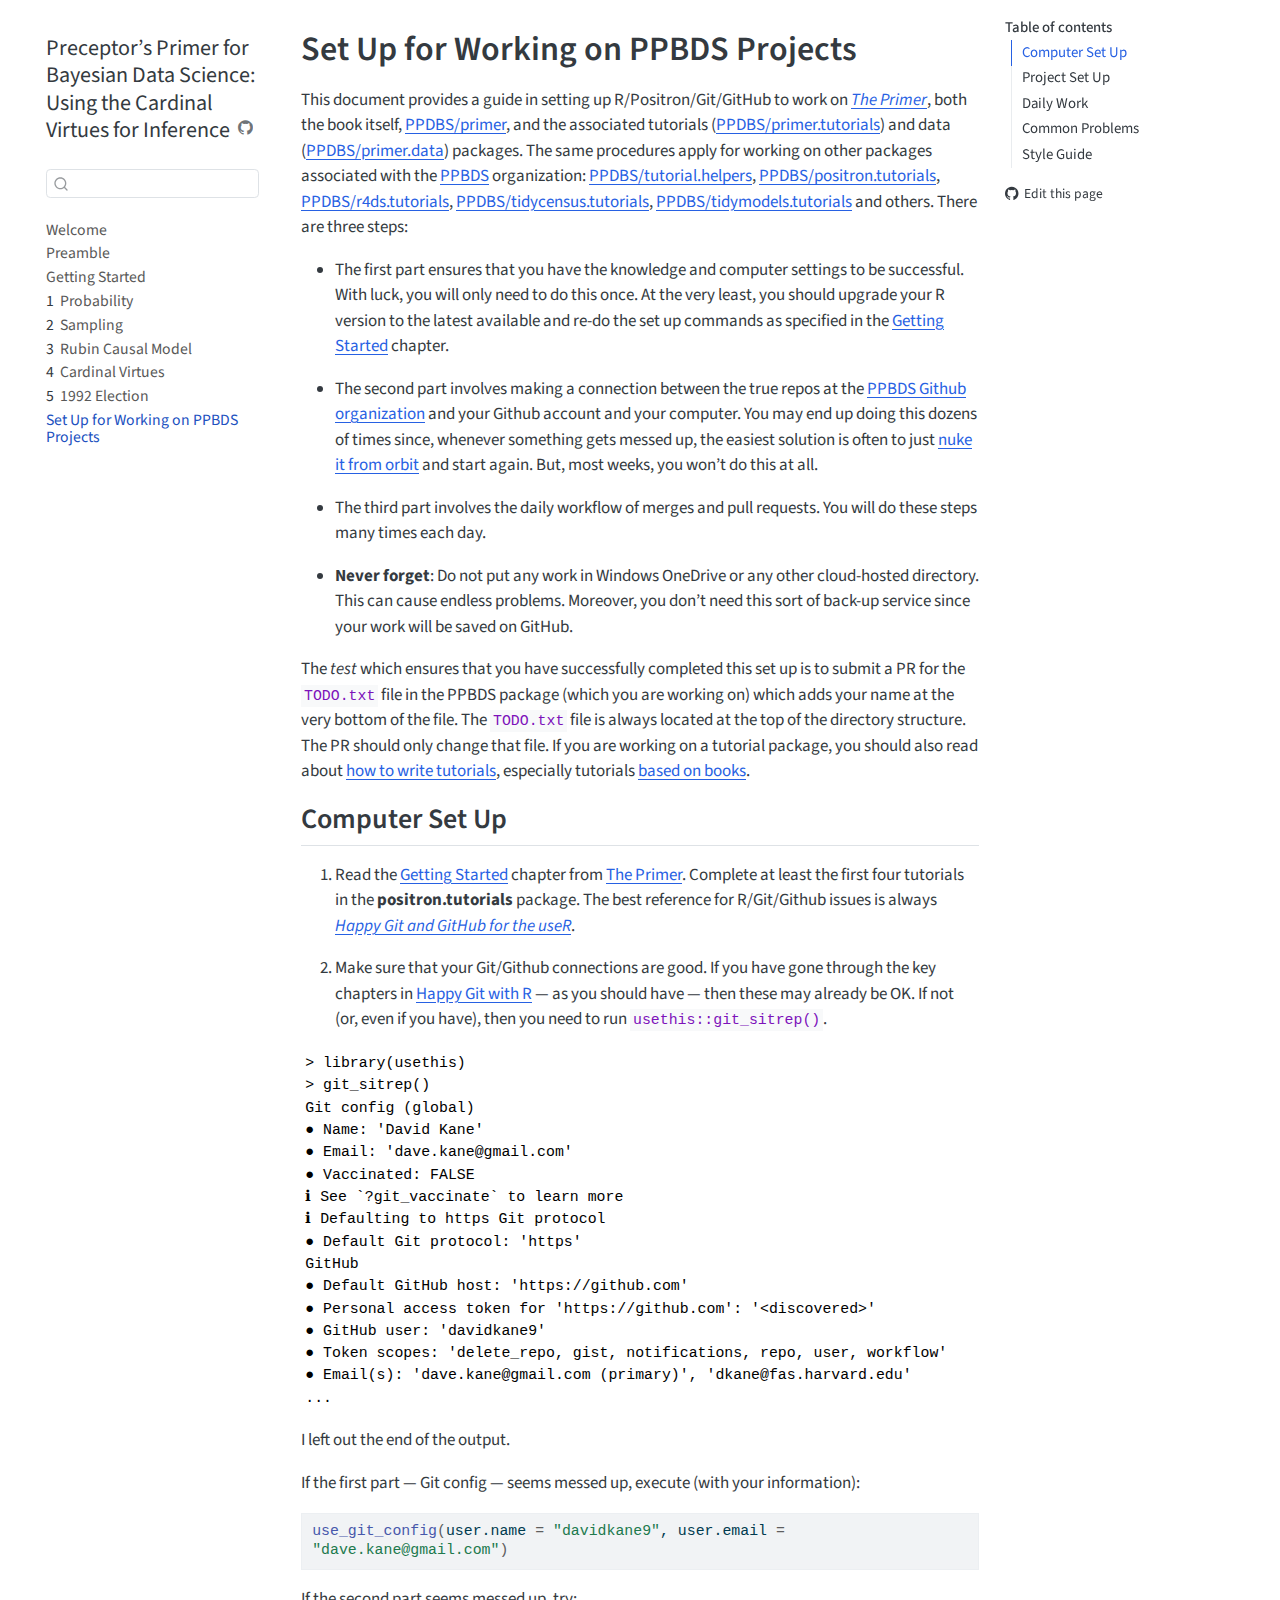
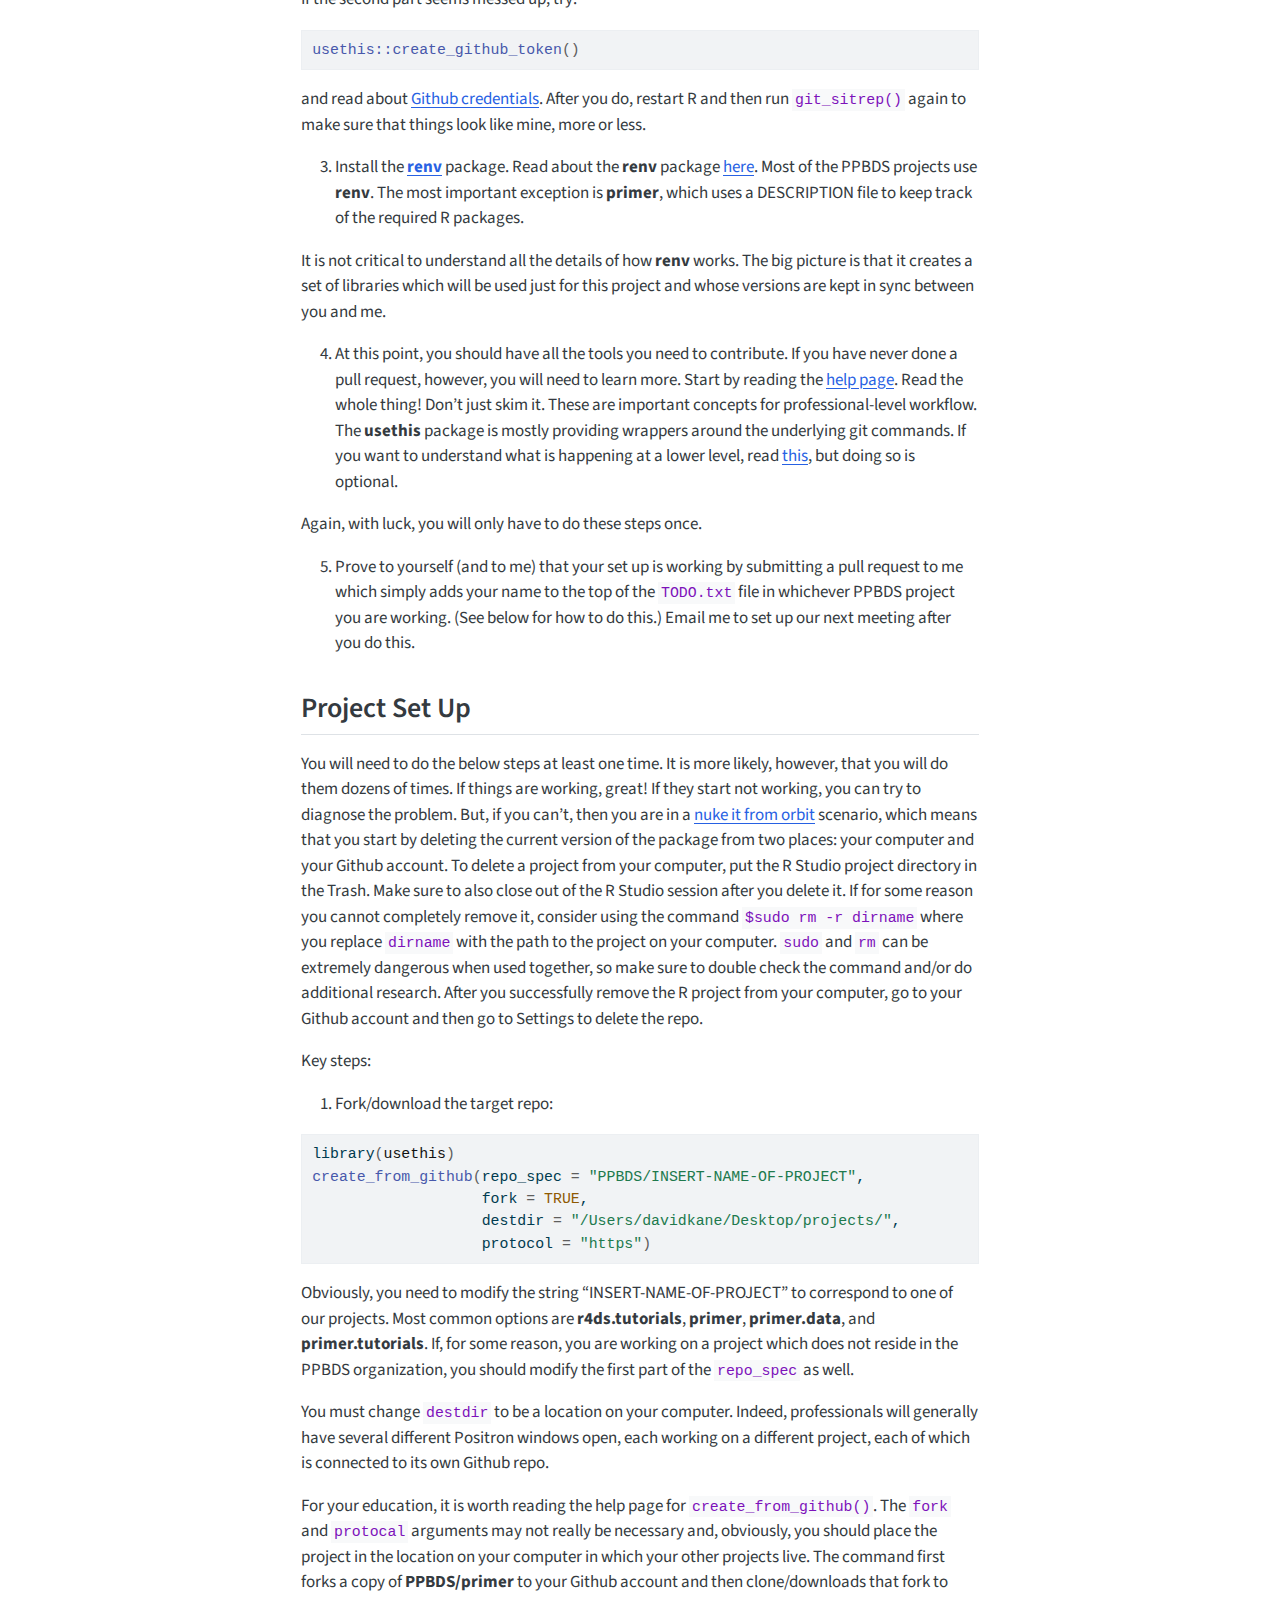
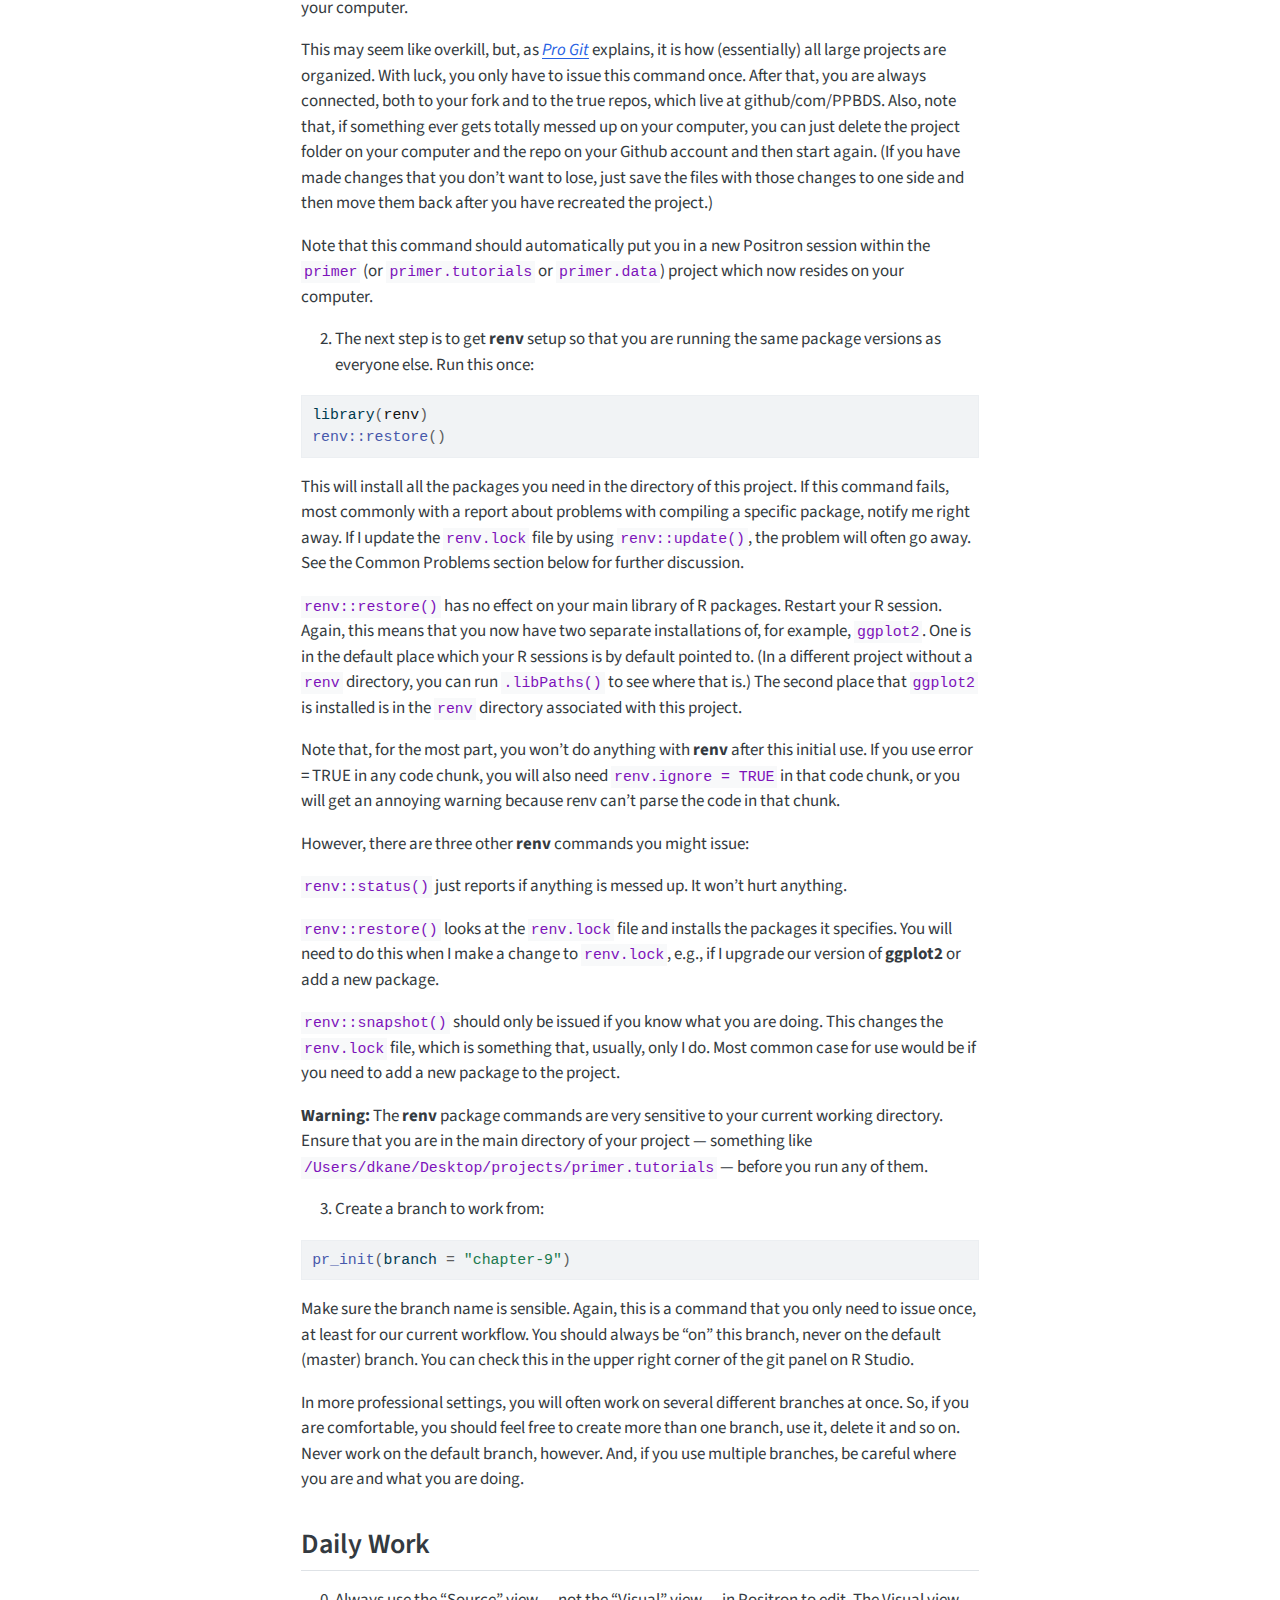
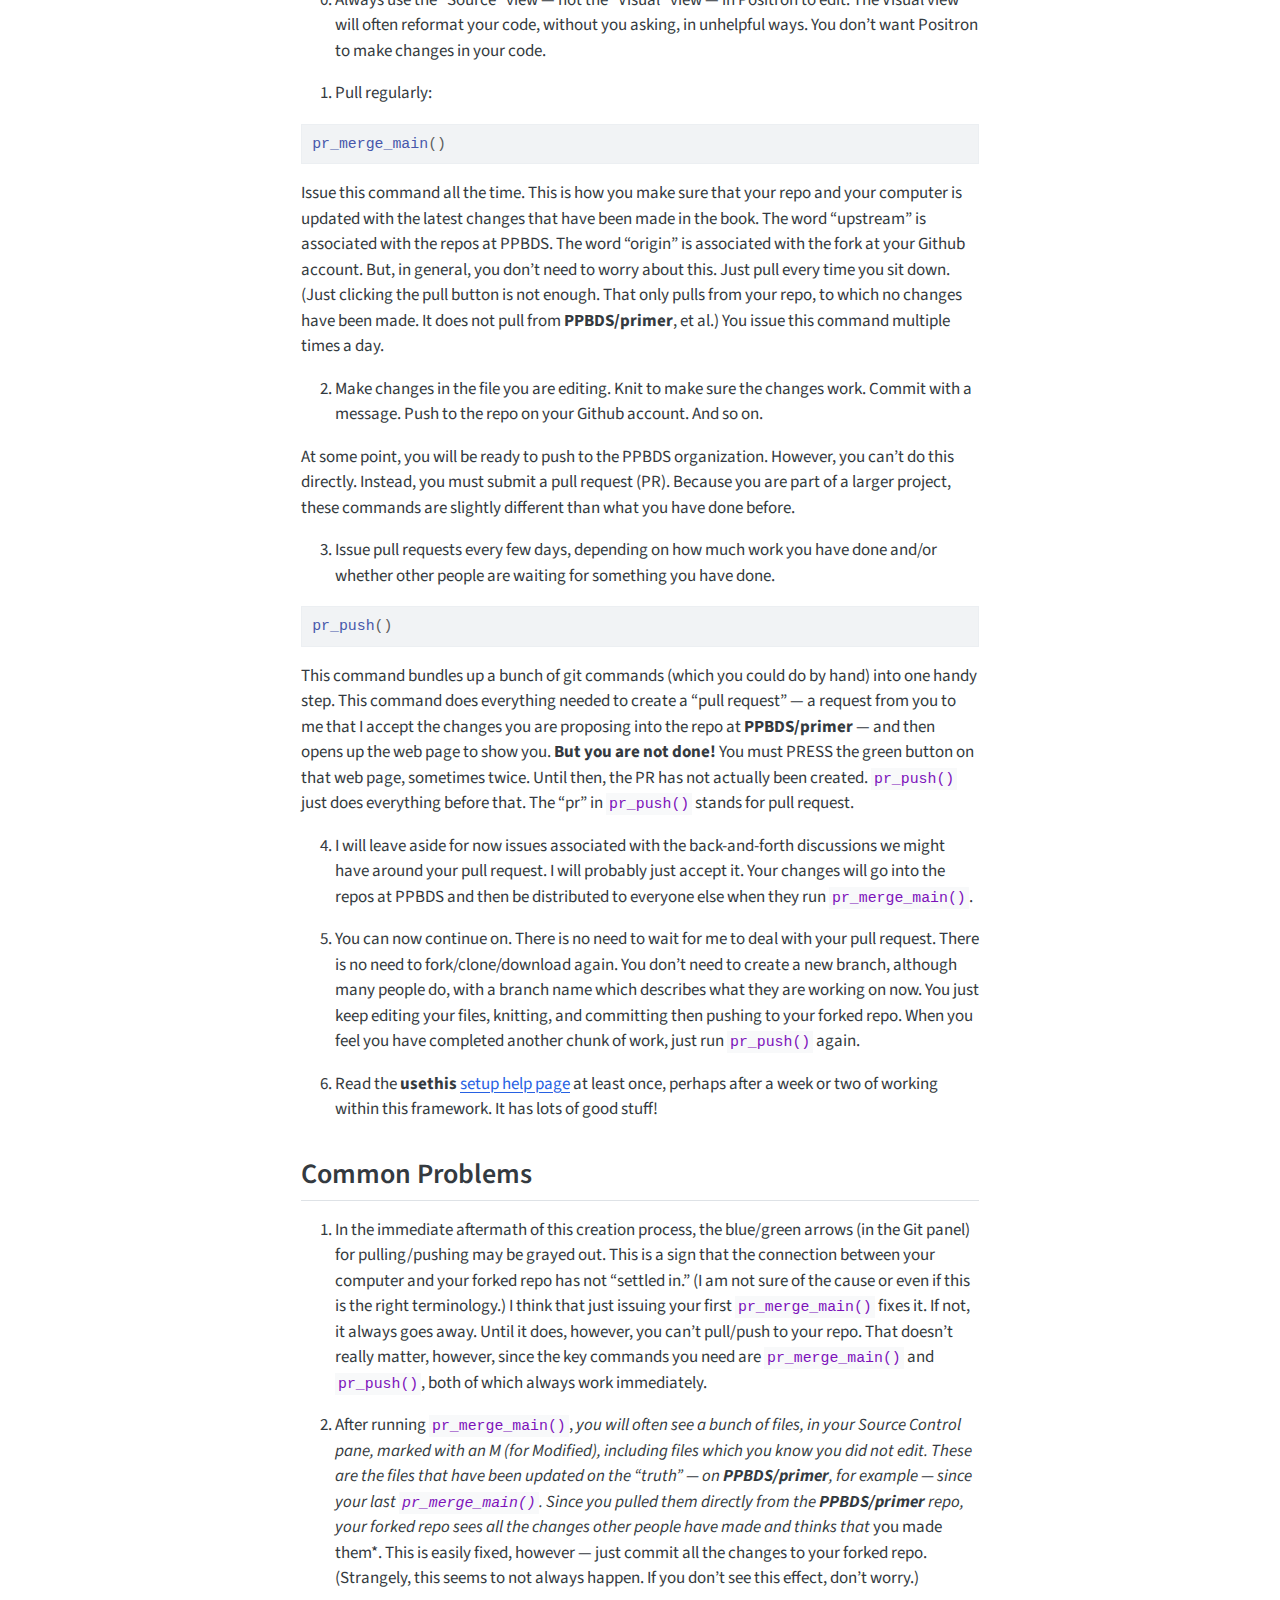
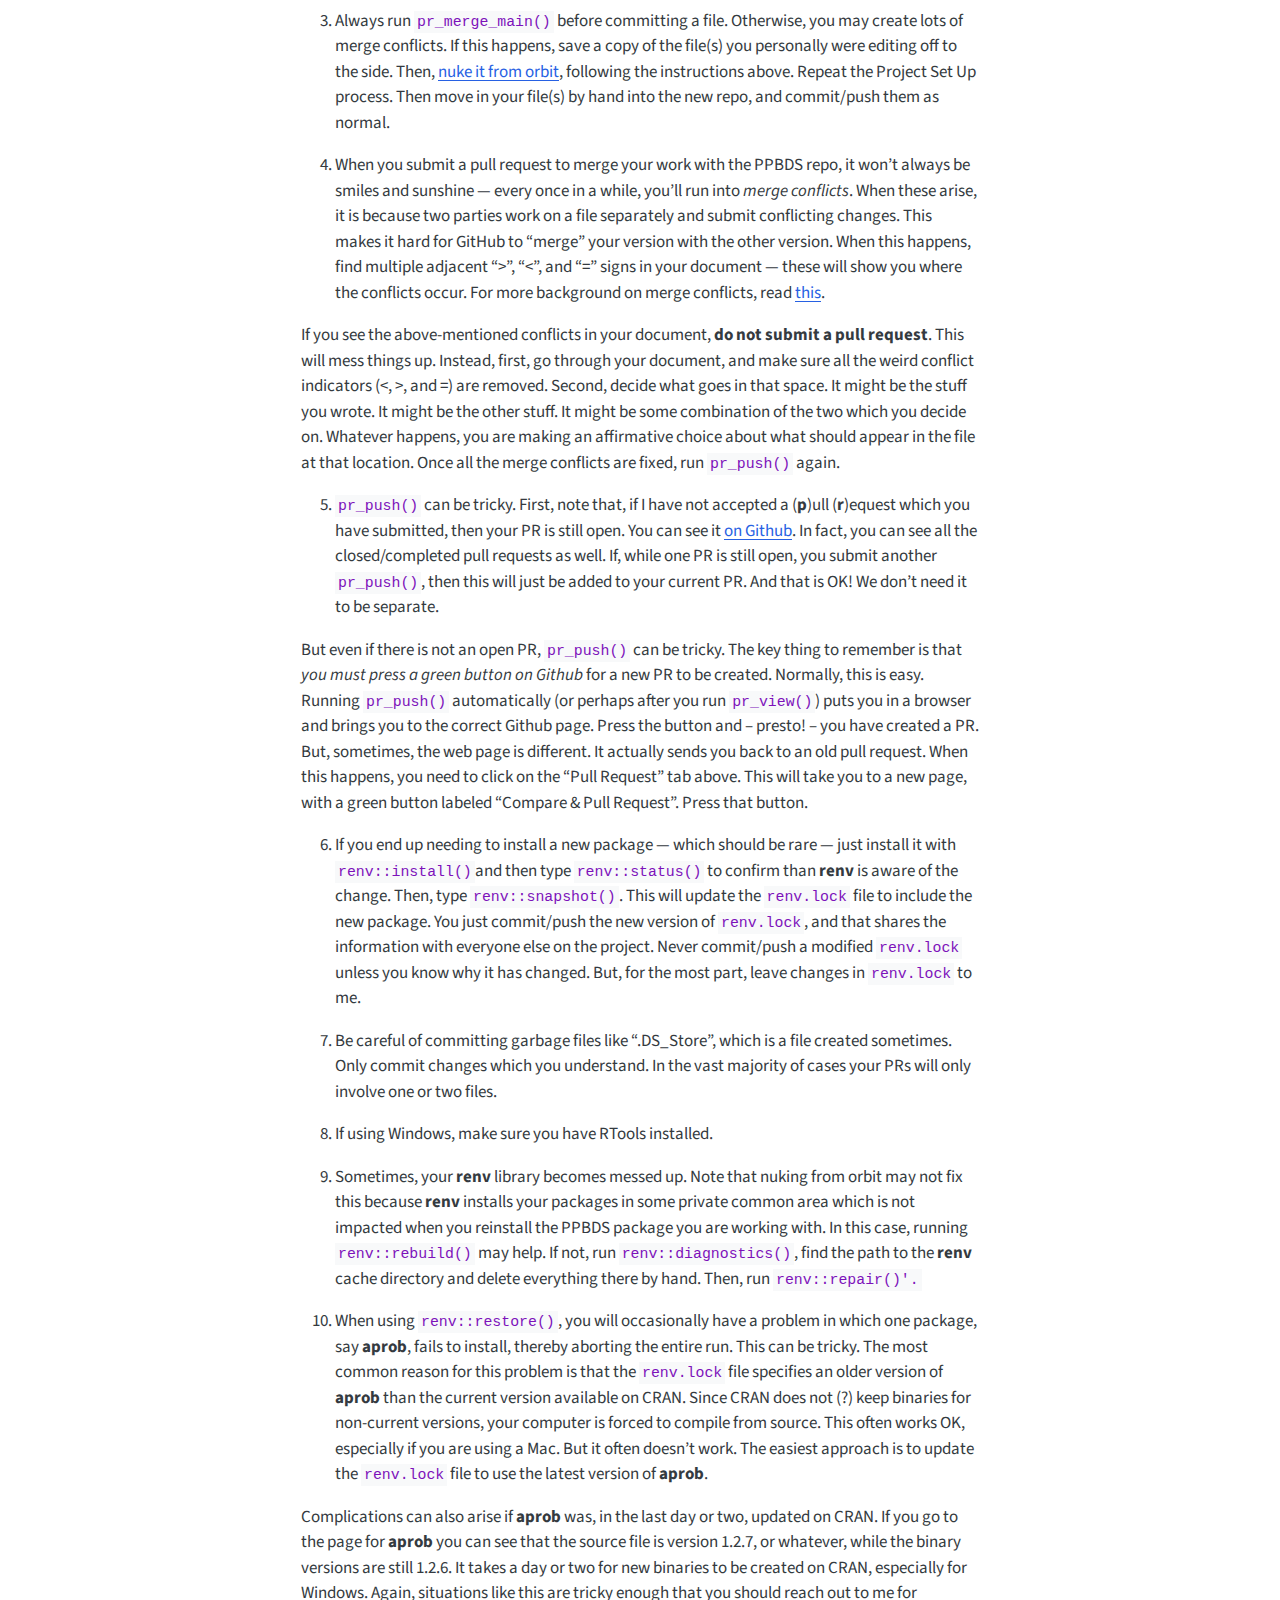
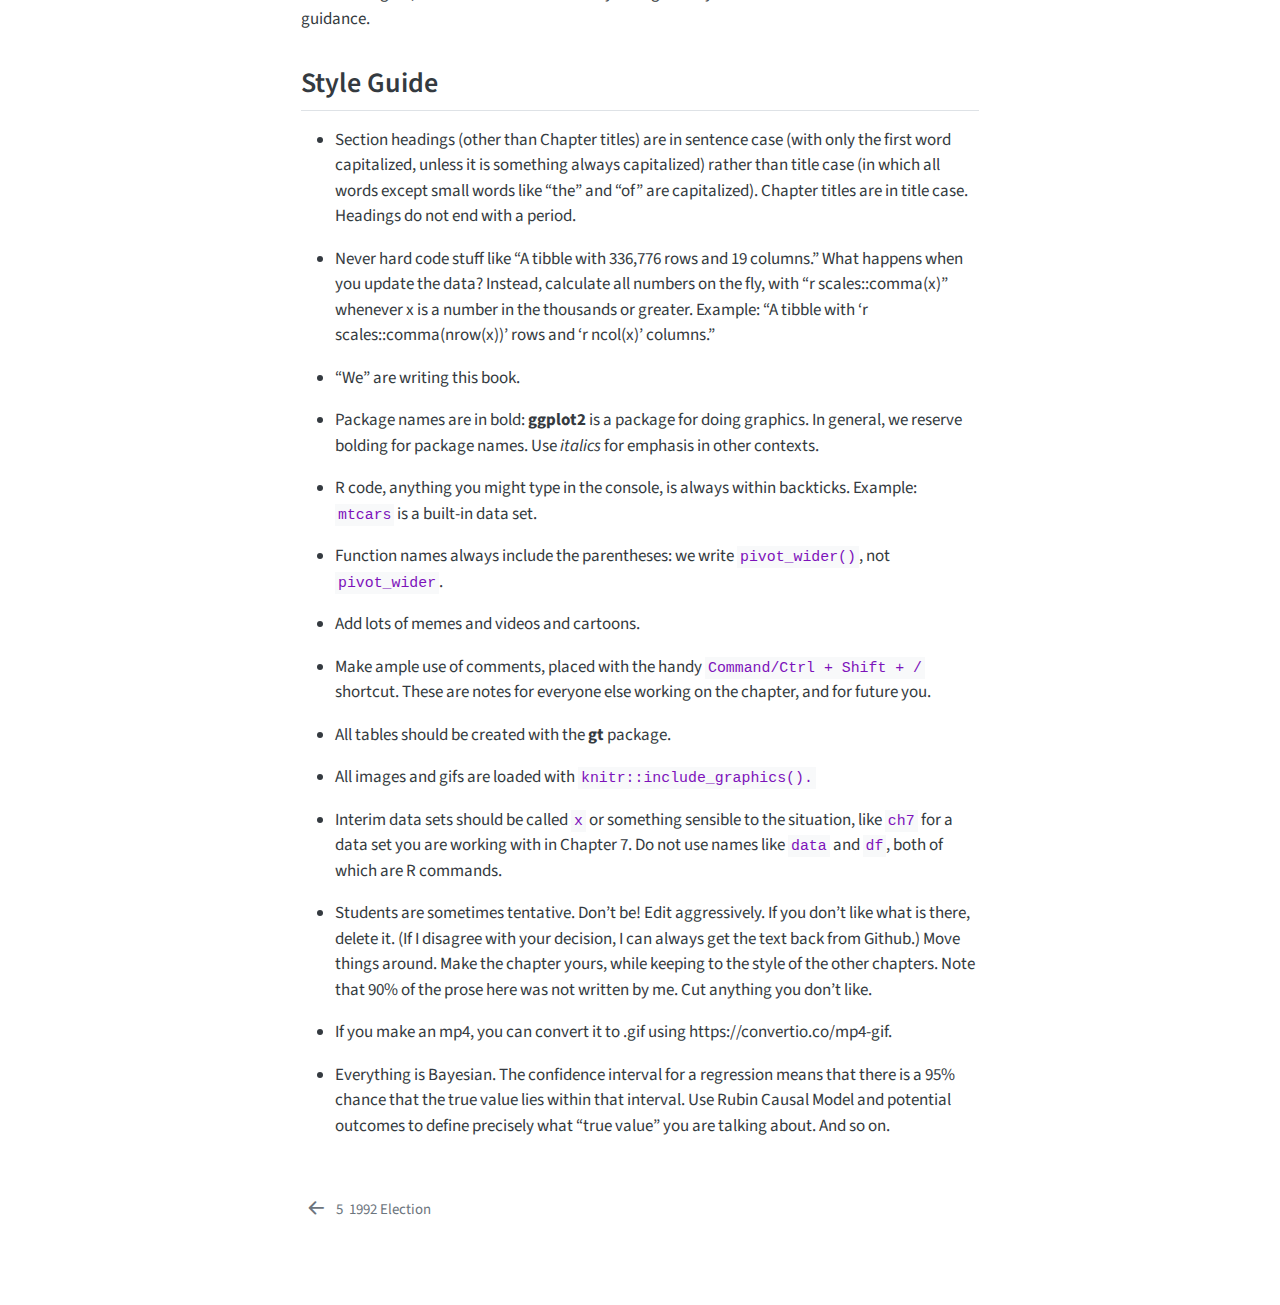
<file: set-up.html>
<!DOCTYPE html>
<html xmlns="http://www.w3.org/1999/xhtml" lang="en" xml:lang="en"><head>
<meta http-equiv="Content-Type" content="text/html; charset=UTF-8">
<meta charset="utf-8">
<meta name="generator" content="quarto-1.7.33">
<meta name="viewport" content="width=device-width, initial-scale=1.0, user-scalable=yes">
<title>Set Up for Working on PPBDS Projects – Preceptor’s Primer for Bayesian Data Science: Using the Cardinal Virtues for Inference</title>
<style>
code{white-space: pre-wrap;}
span.smallcaps{font-variant: small-caps;}
div.columns{display: flex; gap: min(4vw, 1.5em);}
div.column{flex: auto; overflow-x: auto;}
div.hanging-indent{margin-left: 1.5em; text-indent: -1.5em;}
ul.task-list{list-style: none;}
ul.task-list li input[type="checkbox"] {
  width: 0.8em;
  margin: 0 0.8em 0.2em -1em; /* quarto-specific, see https://github.com/quarto-dev/quarto-cli/issues/4556 */ 
  vertical-align: middle;
}
/* CSS for syntax highlighting */
html { -webkit-text-size-adjust: 100%; }
pre > code.sourceCode { white-space: pre; position: relative; }
pre > code.sourceCode > span { display: inline-block; line-height: 1.25; }
pre > code.sourceCode > span:empty { height: 1.2em; }
.sourceCode { overflow: visible; }
code.sourceCode > span { color: inherit; text-decoration: inherit; }
div.sourceCode { margin: 1em 0; }
pre.sourceCode { margin: 0; }
@media screen {
div.sourceCode { overflow: auto; }
}
@media print {
pre > code.sourceCode { white-space: pre-wrap; }
pre > code.sourceCode > span { text-indent: -5em; padding-left: 5em; }
}
pre.numberSource code
  { counter-reset: source-line 0; }
pre.numberSource code > span
  { position: relative; left: -4em; counter-increment: source-line; }
pre.numberSource code > span > a:first-child::before
  { content: counter(source-line);
    position: relative; left: -1em; text-align: right; vertical-align: baseline;
    border: none; display: inline-block;
    -webkit-touch-callout: none; -webkit-user-select: none;
    -khtml-user-select: none; -moz-user-select: none;
    -ms-user-select: none; user-select: none;
    padding: 0 4px; width: 4em;
  }
pre.numberSource { margin-left: 3em;  padding-left: 4px; }
div.sourceCode
  {   }
@media screen {
pre > code.sourceCode > span > a:first-child::before { text-decoration: underline; }
}
</style>

<script src="site_libs/quarto-nav/quarto-nav.js"></script>
<script src="site_libs/quarto-nav/headroom.min.js"></script>
<script src="site_libs/clipboard/clipboard.min.js"></script>
<script src="site_libs/quarto-search/autocomplete.umd.js"></script>
<script src="site_libs/quarto-search/fuse.min.js"></script>
<script src="site_libs/quarto-search/quarto-search.js"></script>
<meta name="quarto:offset" content="./">
<link href="./07-election-1992.html" rel="prev">
<script src="site_libs/quarto-html/quarto.js" type="module"></script>
<script src="site_libs/quarto-html/tabsets/tabsets.js" type="module"></script>
<script src="site_libs/quarto-html/popper.min.js"></script>
<script src="site_libs/quarto-html/tippy.umd.min.js"></script>
<script src="site_libs/quarto-html/anchor.min.js"></script>
<link href="site_libs/quarto-html/tippy.css" rel="stylesheet">
<link href="site_libs/quarto-html/quarto-syntax-highlighting-ea385d0e468b0dd5ea5bf0780b1290d9.css" rel="stylesheet" id="quarto-text-highlighting-styles">
<script src="site_libs/bootstrap/bootstrap.min.js"></script>
<link href="site_libs/bootstrap/bootstrap-icons.css" rel="stylesheet">
<link href="site_libs/bootstrap/bootstrap-dc092dfdfdbef850daa39fa7ba0391e3.min.css" rel="stylesheet" append-hash="true" id="quarto-bootstrap" data-mode="light"><script id="quarto-search-options" type="application/json">{
  "location": "sidebar",
  "copy-button": false,
  "collapse-after": 3,
  "panel-placement": "start",
  "type": "textbox",
  "limit": 50,
  "keyboard-shortcut": [
    "f",
    "/",
    "s"
  ],
  "show-item-context": false,
  "language": {
    "search-no-results-text": "No results",
    "search-matching-documents-text": "matching documents",
    "search-copy-link-title": "Copy link to search",
    "search-hide-matches-text": "Hide additional matches",
    "search-more-match-text": "more match in this document",
    "search-more-matches-text": "more matches in this document",
    "search-clear-button-title": "Clear",
    "search-text-placeholder": "",
    "search-detached-cancel-button-title": "Cancel",
    "search-submit-button-title": "Submit",
    "search-label": "Search"
  }
}</script>
</head>
<body class="nav-sidebar floating quarto-light">

<div id="quarto-search-results"></div>
  <header id="quarto-header" class="headroom fixed-top"><nav class="quarto-secondary-nav"><div class="container-fluid d-flex">
      <button type="button" class="quarto-btn-toggle btn" data-bs-toggle="collapse" role="button" data-bs-target=".quarto-sidebar-collapse-item" aria-controls="quarto-sidebar" aria-expanded="false" aria-label="Toggle sidebar navigation" onclick="if (window.quartoToggleHeadroom) { window.quartoToggleHeadroom(); }">
        <i class="bi bi-layout-text-sidebar-reverse"></i>
      </button>
        <nav class="quarto-page-breadcrumbs" aria-label="breadcrumb"><ol class="breadcrumb"><li class="breadcrumb-item"><a href="./set-up.html">Set Up for Working on PPBDS Projects</a></li></ol></nav>
        <a class="flex-grow-1" role="navigation" data-bs-toggle="collapse" data-bs-target=".quarto-sidebar-collapse-item" aria-controls="quarto-sidebar" aria-expanded="false" aria-label="Toggle sidebar navigation" onclick="if (window.quartoToggleHeadroom) { window.quartoToggleHeadroom(); }">      
        </a>
      <button type="button" class="btn quarto-search-button" aria-label="Search" onclick="window.quartoOpenSearch();">
        <i class="bi bi-search"></i>
      </button>
    </div>
  </nav></header><!-- content --><div id="quarto-content" class="quarto-container page-columns page-rows-contents page-layout-article">
<!-- sidebar -->
  <nav id="quarto-sidebar" class="sidebar collapse collapse-horizontal quarto-sidebar-collapse-item sidebar-navigation floating overflow-auto"><div class="pt-lg-2 mt-2 text-left sidebar-header">
    <div class="sidebar-title mb-0 py-0">
      <a href="./">Preceptor’s Primer for Bayesian Data Science: Using the Cardinal Virtues for Inference</a> 
        <div class="sidebar-tools-main">
    <a href="https://github.com/PPBDS/primer/" title="Source Code" class="quarto-navigation-tool px-1" aria-label="Source Code"><i class="bi bi-github"></i></a>
</div>
    </div>
      </div>
        <div class="mt-2 flex-shrink-0 align-items-center">
        <div class="sidebar-search">
        <div id="quarto-search" class="" title="Search"></div>
        </div>
        </div>
    <div class="sidebar-menu-container"> 
    <ul class="list-unstyled mt-1">
<li class="sidebar-item">
  <div class="sidebar-item-container"> 
  <a href="./index.html" class="sidebar-item-text sidebar-link">
 <span class="menu-text">Welcome</span></a>
  </div>
</li>
        <li class="sidebar-item">
  <div class="sidebar-item-container"> 
  <a href="./preamble.html" class="sidebar-item-text sidebar-link">
 <span class="menu-text">Preamble</span></a>
  </div>
</li>
        <li class="sidebar-item">
  <div class="sidebar-item-container"> 
  <a href="./getting-started.html" class="sidebar-item-text sidebar-link">
 <span class="menu-text">Getting Started</span></a>
  </div>
</li>
        <li class="sidebar-item">
  <div class="sidebar-item-container"> 
  <a href="./01-probability.html" class="sidebar-item-text sidebar-link">
 <span class="menu-text"><span class="chapter-number">1</span>&nbsp; <span class="chapter-title">Probability</span></span></a>
  </div>
</li>
        <li class="sidebar-item">
  <div class="sidebar-item-container"> 
  <a href="./02-sampling.html" class="sidebar-item-text sidebar-link">
 <span class="menu-text"><span class="chapter-number">2</span>&nbsp; <span class="chapter-title">Sampling</span></span></a>
  </div>
</li>
        <li class="sidebar-item">
  <div class="sidebar-item-container"> 
  <a href="./03-rubin-causal-model.html" class="sidebar-item-text sidebar-link">
 <span class="menu-text"><span class="chapter-number">3</span>&nbsp; <span class="chapter-title">Rubin Causal Model</span></span></a>
  </div>
</li>
        <li class="sidebar-item">
  <div class="sidebar-item-container"> 
  <a href="./04-cardinal-virtues.html" class="sidebar-item-text sidebar-link">
 <span class="menu-text"><span class="chapter-number">4</span>&nbsp; <span class="chapter-title">Cardinal Virtues</span></span></a>
  </div>
</li>
        <li class="sidebar-item">
  <div class="sidebar-item-container"> 
  <a href="./07-election-1992.html" class="sidebar-item-text sidebar-link">
 <span class="menu-text"><span class="chapter-number">5</span>&nbsp; <span class="chapter-title">1992 Election</span></span></a>
  </div>
</li>
        <li class="sidebar-item">
  <div class="sidebar-item-container"> 
  <a href="./set-up.html" class="sidebar-item-text sidebar-link active">
 <span class="menu-text">Set Up for Working on PPBDS Projects</span></a>
  </div>
</li>
    </ul>
</div>
</nav><div id="quarto-sidebar-glass" class="quarto-sidebar-collapse-item" data-bs-toggle="collapse" data-bs-target=".quarto-sidebar-collapse-item"></div>
<!-- margin-sidebar -->
    <div id="quarto-margin-sidebar" class="sidebar margin-sidebar">
        <nav id="TOC" role="doc-toc" class="toc-active"><h2 id="toc-title">Table of contents</h2>
   
  <ul>
<li><a href="#computer-set-up" id="toc-computer-set-up" class="nav-link active" data-scroll-target="#computer-set-up">Computer Set Up</a></li>
  <li><a href="#project-set-up" id="toc-project-set-up" class="nav-link" data-scroll-target="#project-set-up">Project Set Up</a></li>
  <li><a href="#daily-work" id="toc-daily-work" class="nav-link" data-scroll-target="#daily-work">Daily Work</a></li>
  <li><a href="#common-problems" id="toc-common-problems" class="nav-link" data-scroll-target="#common-problems">Common Problems</a></li>
  <li><a href="#style-guide" id="toc-style-guide" class="nav-link" data-scroll-target="#style-guide">Style Guide</a></li>
  </ul><div class="toc-actions"><ul><li><a href="https://github.com/PPBDS/primer/edit/main/set-up.qmd" class="toc-action"><i class="bi bi-github"></i>Edit this page</a></li></ul></div></nav>
    </div>
<!-- main -->
<main class="content" id="quarto-document-content"><header id="title-block-header" class="quarto-title-block default"><div class="quarto-title">
<h1 class="title">Set Up for Working on PPBDS Projects</h1>
</div>



<div class="quarto-title-meta">

    
  
    
  </div>
  


</header><p>This document provides a guide in setting up R/Positron/Git/GitHub to work on <em><a href="https://ppbds.github.io/primer/">The Primer</a></em>, both the book itself, <a href="https://github.com/PPBDS/primer">PPDBS/primer</a>, and the associated tutorials (<a href="https://github.com/PPBDS/primer.tutorials">PPDBS/primer.tutorials</a>) and data (<a href="https://github.com/PPBDS/primer.data">PPDBS/primer.data</a>) packages. The same procedures apply for working on other packages associated with the <a href="https://github.com/PPBDS/">PPBDS</a> organization: <a href="https://github.com/PPBDS/tutorial.helpers">PPDBS/tutorial.helpers</a>, <a href="https://github.com/PPBDS/positron.tutorials">PPDBS/positron.tutorials</a>, <a href="https://github.com/PPBDS/r4ds.tutorials">PPDBS/r4ds.tutorials</a>, <a href="https://github.com/PPBDS/tidycensus.tutorials">PPDBS/tidycensus.tutorials</a>, <a href="https://github.com/PPBDS/tidymodels.tutorials">PPDBS/tidymodels.tutorials</a> and others. There are three steps:</p>
<ul>
<li><p>The first part ensures that you have the knowledge and computer settings to be successful. With luck, you will only need to do this once. At the very least, you should upgrade your R version to the latest available and re-do the set up commands as specified in the <a href="https://ppbds.github.io/primer/getting-started.html">Getting Started</a> chapter.</p></li>
<li><p>The second part involves making a connection between the true repos at the <a href="https://github.com/PPBDS/">PPBDS Github organization</a> and your Github account and your computer. You may end up doing this dozens of times since, whenever something gets messed up, the easiest solution is often to just <a href="https://www.urbandictionary.com/define.php?term=nuke%20it%20from%20orbit">nuke it from orbit</a> and start again. But, most weeks, you won’t do this at all.</p></li>
<li><p>The third part involves the daily workflow of merges and pull requests. You will do these steps many times each day.</p></li>
<li><p><strong>Never forget</strong>: Do not put any work in Windows OneDrive or any other cloud-hosted directory. This can cause endless problems. Moreover, you don’t need this sort of back-up service since your work will be saved on GitHub.</p></li>
</ul>
<p>The <em>test</em> which ensures that you have successfully completed this set up is to submit a PR for the <code>TODO.txt</code> file in the PPBDS package (which you are working on) which adds your name at the very bottom of the file. The <code>TODO.txt</code> file is always located at the top of the directory structure. The PR should only change that file. If you are working on a tutorial package, you should also read about <a href="https://ppbds.github.io/tutorial.helpers/articles/instructions.html">how to write tutorials</a>, especially tutorials <a href="https://ppbds.github.io/tutorial.helpers/articles/books.html">based on books</a>.</p>
<section id="computer-set-up" class="level2"><h2 class="anchored" data-anchor-id="computer-set-up">Computer Set Up</h2>
<ol type="1">
<li><p>Read the <a href="https://ppbds.github.io/primer/getting-started.html">Getting Started</a> chapter from <a href="https://ppbds.github.io/primer/">The Primer</a>. Complete at least the first four tutorials in the <strong>positron.tutorials</strong> package. The best reference for R/Git/Github issues is always <a href="https://happygitwithr.com/"><em>Happy Git and GitHub for the useR</em></a>.</p></li>
<li><p>Make sure that your Git/Github connections are good. If you have gone through the key chapters in <a href="https://happygitwithr.com/">Happy Git with R</a> — as you should have — then these may already be OK. If not (or, even if you have), then you need to run <code>usethis::git_sitrep()</code>.</p></li>
</ol>
<pre><code>&gt; library(usethis)   
&gt; git_sitrep()    
Git config (global)   
● Name: 'David Kane'   
● Email: 'dave.kane@gmail.com'   
● Vaccinated: FALSE   
ℹ See `?git_vaccinate` to learn more   
ℹ Defaulting to https Git protocol   
● Default Git protocol: 'https'   
GitHub   
● Default GitHub host: 'https://github.com'   
● Personal access token for 'https://github.com': '&lt;discovered&gt;'   
● GitHub user: 'davidkane9'   
● Token scopes: 'delete_repo, gist, notifications, repo, user, workflow'   
● Email(s): 'dave.kane@gmail.com (primary)', 'dkane@fas.harvard.edu'   
...   </code></pre>
<p>I left out the end of the output.</p>
<p>If the first part — Git config — seems messed up, execute (with your information):</p>
<div class="cell">
<div class="sourceCode" id="cb2"><pre class="downlit sourceCode r code-with-copy"><code class="sourceCode R"><span><span class="fu">use_git_config</span><span class="op">(</span>user.name <span class="op">=</span> <span class="st">"davidkane9"</span>, user.email <span class="op">=</span> <span class="st">"dave.kane@gmail.com"</span><span class="op">)</span></span></code><button title="Copy to Clipboard" class="code-copy-button"><i class="bi"></i></button></pre></div>
</div>
<p>If the second part seems messed up, try:</p>
<div class="cell">
<div class="sourceCode" id="cb3"><pre class="downlit sourceCode r code-with-copy"><code class="sourceCode R"><span><span class="fu">usethis</span><span class="fu">::</span><span class="fu">create_github_token</span><span class="op">(</span><span class="op">)</span></span></code><button title="Copy to Clipboard" class="code-copy-button"><i class="bi"></i></button></pre></div>
</div>
<p>and read about <a href="https://usethis.r-lib.org/articles/articles/git-credentials.html">Github credentials</a>. After you do, restart R and then run <code>git_sitrep()</code> again to make sure that things look like mine, more or less.</p>
<ol start="3" type="1">
<li>Install the <a href="https://rstudio.github.io/renv/"><strong>renv</strong></a> package. Read about the <strong>renv</strong> package <a href="https://rstudio.github.io/renv/articles/renv.html">here</a>. Most of the PPBDS projects use <strong>renv</strong>. The most important exception is <strong>primer</strong>, which uses a DESCRIPTION file to keep track of the required R packages.</li>
</ol>
<p>It is not critical to understand all the details of how <strong>renv</strong> works. The big picture is that it creates a set of libraries which will be used just for this project and whose versions are kept in sync between you and me.</p>
<ol start="4" type="1">
<li>At this point, you should have all the tools you need to contribute. If you have never done a pull request, however, you will need to learn more. Start by reading the <a href="https://usethis.r-lib.org/articles/articles/pr-functions.html">help page</a>. Read the whole thing! Don’t just skim it. These are important concepts for professional-level workflow. The <strong>usethis</strong> package is mostly providing wrappers around the underlying git commands. If you want to understand what is happening at a lower level, read <a href="https://git-scm.com/book/en/v2/GitHub-Contributing-to-a-Project">this</a>, but doing so is optional.</li>
</ol>
<p>Again, with luck, you will only have to do these steps once.</p>
<ol start="5" type="1">
<li>Prove to yourself (and to me) that your set up is working by submitting a pull request to me which simply adds your name to the top of the <code>TODO.txt</code> file in whichever PPBDS project you are working. (See below for how to do this.) Email me to set up our next meeting after you do this.</li>
</ol></section><section id="project-set-up" class="level2"><h2 class="anchored" data-anchor-id="project-set-up">Project Set Up</h2>
<p>You will need to do the below steps at least one time. It is more likely, however, that you will do them dozens of times. If things are working, great! If they start not working, you can try to diagnose the problem. But, if you can’t, then you are in a <a href="https://knowyourmeme.com/memes/nuke-it-from-orbit">nuke it from orbit</a> scenario, which means that you start by deleting the current version of the package from two places: your computer and your Github account. To delete a project from your computer, put the R Studio project directory in the Trash. Make sure to also close out of the R Studio session after you delete it. If for some reason you cannot completely remove it, consider using the command <code>$sudo rm -r dirname</code> where you replace <code>dirname</code> with the path to the project on your computer. <code>sudo</code> and <code>rm</code> can be extremely dangerous when used together, so make sure to double check the command and/or do additional research. After you successfully remove the R project from your computer, go to your Github account and then go to Settings to delete the repo.</p>
<p>Key steps:</p>
<ol type="1">
<li>Fork/download the target repo:</li>
</ol>
<div class="cell">
<div class="sourceCode" id="cb4"><pre class="downlit sourceCode r code-with-copy"><code class="sourceCode R"><span><span class="kw"><a href="https://rdrr.io/r/base/library.html">library</a></span><span class="op">(</span><span class="va"><a href="https://usethis.r-lib.org">usethis</a></span><span class="op">)</span>  </span>
<span><span class="fu">create_from_github</span><span class="op">(</span>repo_spec <span class="op">=</span> <span class="st">"PPBDS/INSERT-NAME-OF-PROJECT"</span>,   </span>
<span>                   fork <span class="op">=</span> <span class="cn">TRUE</span>,   </span>
<span>                   destdir <span class="op">=</span> <span class="st">"/Users/davidkane/Desktop/projects/"</span>,   </span>
<span>                   protocol <span class="op">=</span> <span class="st">"https"</span><span class="op">)</span>  </span></code><button title="Copy to Clipboard" class="code-copy-button"><i class="bi"></i></button></pre></div>
</div>
<p>Obviously, you need to modify the string “INSERT-NAME-OF-PROJECT” to correspond to one of our projects. Most common options are <strong>r4ds.tutorials</strong>, <strong>primer</strong>, <strong>primer.data</strong>, and <strong>primer.tutorials</strong>. If, for some reason, you are working on a project which does not reside in the PPBDS organization, you should modify the first part of the <code>repo_spec</code> as well.</p>
<p>You must change <code>destdir</code> to be a location on your computer. Indeed, professionals will generally have several different Positron windows open, each working on a different project, each of which is connected to its own Github repo.</p>
<p>For your education, it is worth reading the help page for <code>create_from_github()</code>. The <code>fork</code> and <code>protocal</code> arguments may not really be necessary and, obviously, you should place the project in the location on your computer in which your other projects live. The command first forks a copy of <strong>PPBDS/primer</strong> to your Github account and then clone/downloads that fork to your computer.</p>
<p>This may seem like overkill, but, as <a href="https://git-scm.com/book/en/v2"><em>Pro Git</em></a> explains, it is how (essentially) all large projects are organized. With luck, you only have to issue this command once. After that, you are always connected, both to your fork and to the true repos, which live at github/com/PPBDS. Also, note that, if something ever gets totally messed up on your computer, you can just delete the project folder on your computer and the repo on your Github account and then start again. (If you have made changes that you don’t want to lose, just save the files with those changes to one side and then move them back after you have recreated the project.)</p>
<p>Note that this command should automatically put you in a new Positron session within the <code>primer</code> (or <code>primer.tutorials</code> or <code>primer.data</code>) project which now resides on your computer.</p>
<!-- DK: The above description is left over from RStudio. Is that what happens in Positron? -->
<ol start="2" type="1">
<li>The next step is to get <strong>renv</strong> setup so that you are running the same package versions as everyone else. Run this once:</li>
</ol>
<div class="cell">
<div class="sourceCode" id="cb5"><pre class="downlit sourceCode r code-with-copy"><code class="sourceCode R"><span><span class="kw"><a href="https://rdrr.io/r/base/library.html">library</a></span><span class="op">(</span><span class="va"><a href="https://rstudio.github.io/renv/">renv</a></span><span class="op">)</span></span>
<span><span class="fu">renv</span><span class="fu">::</span><span class="fu">restore</span><span class="op">(</span><span class="op">)</span></span></code><button title="Copy to Clipboard" class="code-copy-button"><i class="bi"></i></button></pre></div>
</div>
<p>This will install all the packages you need in the directory of this project. If this command fails, most commonly with a report about problems with compiling a specific package, notify me right away. If I update the <code>renv.lock</code> file by using <code>renv::update()</code>, the problem will often go away. See the Common Problems section below for further discussion.</p>
<p><code>renv::restore()</code> has no effect on your main library of R packages. Restart your R session. Again, this means that you now have two separate installations of, for example, <code>ggplot2</code>. One is in the default place which your R sessions is by default pointed to. (In a different project without a <code>renv</code> directory, you can run <code><a href="https://rdrr.io/r/base/libPaths.html">.libPaths()</a></code> to see where that is.) The second place that <code>ggplot2</code> is installed is in the <code>renv</code> directory associated with this project.</p>
<p>Note that, for the most part, you won’t do anything with <strong>renv</strong> after this initial use. If you use error = TRUE in any code chunk, you will also need <code>renv.ignore = TRUE</code> in that code chunk, or you will get an annoying warning because renv can’t parse the code in that chunk.</p>
<p>However, there are three other <strong>renv</strong> commands you might issue:</p>
<p><code>renv::status()</code> just reports if anything is messed up. It won’t hurt anything.</p>
<p><code>renv::restore()</code> looks at the <code>renv.lock</code> file and installs the packages it specifies. You will need to do this when I make a change to <code>renv.lock</code>, e.g., if I upgrade our version of <strong>ggplot2</strong> or add a new package.</p>
<p><code>renv::snapshot()</code> should only be issued if you know what you are doing. This changes the <code>renv.lock</code> file, which is something that, usually, only I do. Most common case for use would be if you need to add a new package to the project.</p>
<p><strong>Warning:</strong> The <strong>renv</strong> package commands are very sensitive to your current working directory. Ensure that you are in the main directory of your project — something like <code>/Users/dkane/Desktop/projects/primer.tutorials</code> — before you run any of them.</p>
<ol start="3" type="1">
<li>Create a branch to work from:</li>
</ol>
<div class="cell">
<div class="sourceCode" id="cb6"><pre class="downlit sourceCode r code-with-copy"><code class="sourceCode R"><span><span class="fu">pr_init</span><span class="op">(</span>branch <span class="op">=</span> <span class="st">"chapter-9"</span><span class="op">)</span></span></code><button title="Copy to Clipboard" class="code-copy-button"><i class="bi"></i></button></pre></div>
</div>
<p>Make sure the branch name is sensible. Again, this is a command that you only need to issue once, at least for our current workflow. You should always be “on” this branch, never on the default (master) branch. You can check this in the upper right corner of the git panel on R Studio.</p>
<p>In more professional settings, you will often work on several different branches at once. So, if you are comfortable, you should feel free to create more than one branch, use it, delete it and so on. Never work on the default branch, however. And, if you use multiple branches, be careful where you are and what you are doing.</p>
</section><section id="daily-work" class="level2"><h2 class="anchored" data-anchor-id="daily-work">Daily Work</h2>
<ol start="0" type="1">
<li><p>Always use the “Source” view — not the “Visual” view — in Positron to edit. The Visual view will often reformat your code, without you asking, in unhelpful ways. You don’t want Positron to make changes in your code.</p></li>
<li><p>Pull regularly:</p></li>
</ol>
<div class="cell">
<div class="sourceCode" id="cb7"><pre class="downlit sourceCode r code-with-copy"><code class="sourceCode R"><span><span class="fu">pr_merge_main</span><span class="op">(</span><span class="op">)</span></span></code><button title="Copy to Clipboard" class="code-copy-button"><i class="bi"></i></button></pre></div>
</div>
<p>Issue this command all the time. This is how you make sure that your repo and your computer is updated with the latest changes that have been made in the book. The word “upstream” is associated with the repos at PPBDS. The word “origin” is associated with the fork at your Github account. But, in general, you don’t need to worry about this. Just pull every time you sit down. (Just clicking the pull button is not enough. That only pulls from your repo, to which no changes have been made. It does not pull from <strong>PPBDS/primer</strong>, et al.) You issue this command multiple times a day.</p>
<ol start="2" type="1">
<li>Make changes in the file you are editing. Knit to make sure the changes work. Commit with a message. Push to the repo on your Github account. And so on.</li>
</ol>
<p>At some point, you will be ready to push to the PPBDS organization. However, you can’t do this directly. Instead, you must submit a pull request (PR). Because you are part of a larger project, these commands are slightly different than what you have done before.</p>
<ol start="3" type="1">
<li>Issue pull requests every few days, depending on how much work you have done and/or whether other people are waiting for something you have done.</li>
</ol>
<div class="cell">
<div class="sourceCode" id="cb8"><pre class="downlit sourceCode r code-with-copy"><code class="sourceCode R"><span><span class="fu">pr_push</span><span class="op">(</span><span class="op">)</span></span></code><button title="Copy to Clipboard" class="code-copy-button"><i class="bi"></i></button></pre></div>
</div>
<p>This command bundles up a bunch of git commands (which you could do by hand) into one handy step. This command does everything needed to create a “pull request” — a request from you to me that I accept the changes you are proposing into the repo at <strong>PPBDS/primer</strong> — and then opens up the web page to show you. <strong>But you are not done!</strong> You must PRESS the green button on that web page, sometimes twice. Until then, the PR has not actually been created. <code>pr_push()</code> just does everything before that. The “pr” in <code>pr_push()</code> stands for pull request.</p>
<ol start="4" type="1">
<li><p>I will leave aside for now issues associated with the back-and-forth discussions we might have around your pull request. I will probably just accept it. Your changes will go into the repos at PPBDS and then be distributed to everyone else when they run <code>pr_merge_main()</code>.</p></li>
<li><p>You can now continue on. There is no need to wait for me to deal with your pull request. There is no need to fork/clone/download again. You don’t need to create a new branch, although many people do, with a branch name which describes what they are working on now. You just keep editing your files, knitting, and committing then pushing to your forked repo. When you feel you have completed another chunk of work, just run <code>pr_push()</code> again.</p></li>
<li><p>Read the <strong>usethis</strong> <a href="https://usethis.r-lib.org/articles/articles/usethis-setup">setup help page</a> at least once, perhaps after a week or two of working within this framework. It has lots of good stuff!</p></li>
</ol></section><section id="common-problems" class="level2"><h2 class="anchored" data-anchor-id="common-problems">Common Problems</h2>
<!-- DK: And 1) and 2) still problems? -->
<!-- TM: Make sure RTools has been downloaded if error with downloading terra after running renv::restore() in setup -->
<ol type="1">
<li><p>In the immediate aftermath of this creation process, the blue/green arrows (in the Git panel) for pulling/pushing may be grayed out. This is a sign that the connection between your computer and your forked repo has not “settled in.” (I am not sure of the cause or even if this is the right terminology.) I think that just issuing your first <code>pr_merge_main()</code> fixes it. If not, it always goes away. Until it does, however, you can’t pull/push to your repo. That doesn’t really matter, however, since the key commands you need are <code>pr_merge_main()</code> and <code>pr_push()</code>, both of which always work immediately.</p></li>
<li><p>After running <code>pr_merge_main()</code>, <em>you will often see a bunch of files, in your Source Control pane, marked with an M (for Modified), including files which you know you did not edit. These are the files that have been updated on the “truth” — on <strong>PPBDS/primer</strong>, for example — since your last <code>pr_merge_main()</code>. Since you pulled them directly from the <strong>PPBDS/primer</strong> repo, your forked repo sees all the changes other people have made and thinks that </em>you made them*. This is easily fixed, however — just commit all the changes to your forked repo. (Strangely, this seems to not always happen. If you don’t see this effect, don’t worry.)</p></li>
<li><p>Always run <code>pr_merge_main()</code> before committing a file. Otherwise, you may create lots of merge conflicts. If this happens, save a copy of the file(s) you personally were editing off to the side. Then, <a href="https://knowyourmeme.com/memes/nuke-it-from-orbit">nuke it from orbit</a>, following the instructions above. Repeat the Project Set Up process. Then move in your file(s) by hand into the new repo, and commit/push them as normal.</p></li>
<li><p>When you submit a pull request to merge your work with the PPBDS repo, it won’t always be smiles and sunshine — every once in a while, you’ll run into <em>merge conflicts</em>. When these arise, it is because two parties work on a file separately and submit conflicting changes. This makes it hard for GitHub to “merge” your version with the other version. When this happens, find multiple adjacent “&gt;”, “&lt;”, and “=” signs in your document — these will show you where the conflicts occur. For more background on merge conflicts, read <a href="https://docs.gitlab.com/ee/user/project/merge_requests/conflicts.html">this</a>.</p></li>
</ol>
<p>If you see the above-mentioned conflicts in your document, <strong>do not submit a pull request</strong>. This will mess things up. Instead, first, go through your document, and make sure all the weird conflict indicators (&lt;, &gt;, and =) are removed. Second, decide what goes in that space. It might be the stuff you wrote. It might be the other stuff. It might be some combination of the two which you decide on. Whatever happens, you are making an affirmative choice about what should appear in the file at that location. Once all the merge conflicts are fixed, run <code>pr_push()</code> again.</p>
<ol start="5" type="1">
<li>
<code>pr_push()</code> can be tricky. First, note that, if I have not accepted a (<strong>p</strong>)ull (<strong>r</strong>)equest which you have submitted, then your PR is still open. You can see it <a href="https://github.com/PPBDS/primer/pulls">on Github</a>. In fact, you can see all the closed/completed pull requests as well. If, while one PR is still open, you submit another <code>pr_push()</code>, then this will just be added to your current PR. And that is OK! We don’t need it to be separate.</li>
</ol>
<p>But even if there is not an open PR, <code>pr_push()</code> can be tricky. The key thing to remember is that <em>you must press a green button on Github</em> for a new PR to be created. Normally, this is easy. Running <code>pr_push()</code> automatically (or perhaps after you run <code>pr_view()</code>) puts you in a browser and brings you to the correct Github page. Press the button and – presto! – you have created a PR. But, sometimes, the web page is different. It actually sends you back to an old pull request. When this happens, you need to click on the “Pull Request” tab above. This will take you to a new page, with a green button labeled “Compare &amp; Pull Request”. Press that button.</p>
<ol start="6" type="1">
<li><p>If you end up needing to install a new package — which should be rare — just install it with <code>renv::install()</code>and then type <code>renv::status()</code> to confirm than <strong>renv</strong> is aware of the change. Then, type <code>renv::snapshot()</code>. This will update the <code>renv.lock</code> file to include the new package. You just commit/push the new version of <code>renv.lock</code>, and that shares the information with everyone else on the project. Never commit/push a modified <code>renv.lock</code> unless you know why it has changed. But, for the most part, leave changes in <code>renv.lock</code> to me.</p></li>
<li><p>Be careful of committing garbage files like “.DS_Store”, which is a file created sometimes. Only commit changes which you understand. In the vast majority of cases your PRs will only involve one or two files.</p></li>
<li><p>If using Windows, make sure you have RTools installed.</p></li>
<li><p>Sometimes, your <strong>renv</strong> library becomes messed up. Note that nuking from orbit may not fix this because <strong>renv</strong> installs your packages in some private common area which is not impacted when you reinstall the PPBDS package you are working with. In this case, running <code>renv::rebuild()</code> may help. If not, run <code>renv::diagnostics()</code>, find the path to the <strong>renv</strong> cache directory and delete everything there by hand. Then, run <code>renv::repair()'.</code></p></li>
<li><p>When using <code>renv::restore()</code>, you will occasionally have a problem in which one package, say <strong>aprob</strong>, fails to install, thereby aborting the entire run. This can be tricky. The most common reason for this problem is that the <code>renv.lock</code> file specifies an older version of <strong>aprob</strong> than the current version available on CRAN. Since CRAN does not (?) keep binaries for non-current versions, your computer is forced to compile from source. This often works OK, especially if you are using a Mac. But it often doesn’t work. The easiest approach is to update the <code>renv.lock</code> file to use the latest version of <strong>aprob</strong>.</p></li>
</ol>
<p>Complications can also arise if <strong>aprob</strong> was, in the last day or two, updated on CRAN. If you go to the page for <strong>aprob</strong> you can see that the source file is version 1.2.7, or whatever, while the binary versions are still 1.2.6. It takes a day or two for new binaries to be created on CRAN, especially for Windows. Again, situations like this are tricky enough that you should reach out to me for guidance.</p>
</section><section id="style-guide" class="level2"><h2 class="anchored" data-anchor-id="style-guide">Style Guide</h2>
<ul>
<li><p>Section headings (other than Chapter titles) are in sentence case (with only the first word capitalized, unless it is something always capitalized) rather than title case (in which all words except small words like “the” and “of” are capitalized). Chapter titles are in title case. Headings do not end with a period.</p></li>
<li><p>Never hard code stuff like “A tibble with 336,776 rows and 19 columns.” What happens when you update the data? Instead, calculate all numbers on the fly, with “r scales::comma(x)” whenever x is a number in the thousands or greater. Example: “A tibble with ‘r scales::comma(nrow(x))’ rows and ‘r ncol(x)’ columns.”</p></li>
<li><p>“We” are writing this book.</p></li>
<li><p>Package names are in bold: <strong>ggplot2</strong> is a package for doing graphics. In general, we reserve bolding for package names. Use <em>italics</em> for emphasis in other contexts.</p></li>
<li><p>R code, anything you might type in the console, is always within backticks. Example: <code>mtcars</code> is a built-in data set.</p></li>
<li><p>Function names always include the parentheses: we write <code>pivot_wider()</code>, not <code>pivot_wider</code>.</p></li>
<li><p>Add lots of memes and videos and cartoons.</p></li>
<li><p>Make ample use of comments, placed with the handy <code>Command/Ctrl + Shift + /</code> shortcut. These are notes for everyone else working on the chapter, and for future you.</p></li>
<li><p>All tables should be created with the <strong>gt</strong> package.</p></li>
<li><p>All images and gifs are loaded with <code>knitr::include_graphics().</code></p></li>
<li><p>Interim data sets should be called <code>x</code> or something sensible to the situation, like <code>ch7</code> for a data set you are working with in Chapter 7. Do not use names like <code>data</code> and <code>df</code>, both of which are R commands.</p></li>
<li><p>Students are sometimes tentative. Don’t be! Edit aggressively. If you don’t like what is there, delete it. (If I disagree with your decision, I can always get the text back from Github.) Move things around. Make the chapter yours, while keeping to the style of the other chapters. Note that 90% of the prose here was not written by me. Cut anything you don’t like.</p></li>
<li><p>If you make an mp4, you can convert it to .gif using https://convertio.co/mp4-gif.</p></li>
<li><p>Everything is Bayesian. The confidence interval for a regression means that there is a 95% chance that the true value lies within that interval. Use Rubin Causal Model and potential outcomes to define precisely what “true value” you are talking about. And so on.</p></li>
</ul>


</section></main><!-- /main --><script id="quarto-html-after-body" type="application/javascript">
  window.document.addEventListener("DOMContentLoaded", function (event) {
    const icon = "";
    const anchorJS = new window.AnchorJS();
    anchorJS.options = {
      placement: 'right',
      icon: icon
    };
    anchorJS.add('.anchored');
    const isCodeAnnotation = (el) => {
      for (const clz of el.classList) {
        if (clz.startsWith('code-annotation-')) {                     
          return true;
        }
      }
      return false;
    }
    const onCopySuccess = function(e) {
      // button target
      const button = e.trigger;
      // don't keep focus
      button.blur();
      // flash "checked"
      button.classList.add('code-copy-button-checked');
      var currentTitle = button.getAttribute("title");
      button.setAttribute("title", "Copied!");
      let tooltip;
      if (window.bootstrap) {
        button.setAttribute("data-bs-toggle", "tooltip");
        button.setAttribute("data-bs-placement", "left");
        button.setAttribute("data-bs-title", "Copied!");
        tooltip = new bootstrap.Tooltip(button, 
          { trigger: "manual", 
            customClass: "code-copy-button-tooltip",
            offset: [0, -8]});
        tooltip.show();    
      }
      setTimeout(function() {
        if (tooltip) {
          tooltip.hide();
          button.removeAttribute("data-bs-title");
          button.removeAttribute("data-bs-toggle");
          button.removeAttribute("data-bs-placement");
        }
        button.setAttribute("title", currentTitle);
        button.classList.remove('code-copy-button-checked');
      }, 1000);
      // clear code selection
      e.clearSelection();
    }
    const getTextToCopy = function(trigger) {
        const codeEl = trigger.previousElementSibling.cloneNode(true);
        for (const childEl of codeEl.children) {
          if (isCodeAnnotation(childEl)) {
            childEl.remove();
          }
        }
        return codeEl.innerText;
    }
    const clipboard = new window.ClipboardJS('.code-copy-button:not([data-in-quarto-modal])', {
      text: getTextToCopy
    });
    clipboard.on('success', onCopySuccess);
    if (window.document.getElementById('quarto-embedded-source-code-modal')) {
      const clipboardModal = new window.ClipboardJS('.code-copy-button[data-in-quarto-modal]', {
        text: getTextToCopy,
        container: window.document.getElementById('quarto-embedded-source-code-modal')
      });
      clipboardModal.on('success', onCopySuccess);
    }
      var localhostRegex = new RegExp(/^(?:http|https):\/\/localhost\:?[0-9]*\//);
      var mailtoRegex = new RegExp(/^mailto:/);
        var filterRegex = new RegExp('/' + window.location.host + '/');
      var isInternal = (href) => {
          return filterRegex.test(href) || localhostRegex.test(href) || mailtoRegex.test(href);
      }
      // Inspect non-navigation links and adorn them if external
     var links = window.document.querySelectorAll('a[href]:not(.nav-link):not(.navbar-brand):not(.toc-action):not(.sidebar-link):not(.sidebar-item-toggle):not(.pagination-link):not(.no-external):not([aria-hidden]):not(.dropdown-item):not(.quarto-navigation-tool):not(.about-link)');
      for (var i=0; i<links.length; i++) {
        const link = links[i];
        if (!isInternal(link.href)) {
          // undo the damage that might have been done by quarto-nav.js in the case of
          // links that we want to consider external
          if (link.dataset.originalHref !== undefined) {
            link.href = link.dataset.originalHref;
          }
        }
      }
    function tippyHover(el, contentFn, onTriggerFn, onUntriggerFn) {
      const config = {
        allowHTML: true,
        maxWidth: 500,
        delay: 100,
        arrow: false,
        appendTo: function(el) {
            return el.parentElement;
        },
        interactive: true,
        interactiveBorder: 10,
        theme: 'quarto',
        placement: 'bottom-start',
      };
      if (contentFn) {
        config.content = contentFn;
      }
      if (onTriggerFn) {
        config.onTrigger = onTriggerFn;
      }
      if (onUntriggerFn) {
        config.onUntrigger = onUntriggerFn;
      }
      window.tippy(el, config); 
    }
    const noterefs = window.document.querySelectorAll('a[role="doc-noteref"]');
    for (var i=0; i<noterefs.length; i++) {
      const ref = noterefs[i];
      tippyHover(ref, function() {
        // use id or data attribute instead here
        let href = ref.getAttribute('data-footnote-href') || ref.getAttribute('href');
        try { href = new URL(href).hash; } catch {}
        const id = href.replace(/^#\/?/, "");
        const note = window.document.getElementById(id);
        if (note) {
          return note.innerHTML;
        } else {
          return "";
        }
      });
    }
    const xrefs = window.document.querySelectorAll('a.quarto-xref');
    const processXRef = (id, note) => {
      // Strip column container classes
      const stripColumnClz = (el) => {
        el.classList.remove("page-full", "page-columns");
        if (el.children) {
          for (const child of el.children) {
            stripColumnClz(child);
          }
        }
      }
      stripColumnClz(note)
      if (id === null || id.startsWith('sec-')) {
        // Special case sections, only their first couple elements
        const container = document.createElement("div");
        if (note.children && note.children.length > 2) {
          container.appendChild(note.children[0].cloneNode(true));
          for (let i = 1; i < note.children.length; i++) {
            const child = note.children[i];
            if (child.tagName === "P" && child.innerText === "") {
              continue;
            } else {
              container.appendChild(child.cloneNode(true));
              break;
            }
          }
          if (window.Quarto?.typesetMath) {
            window.Quarto.typesetMath(container);
          }
          return container.innerHTML
        } else {
          if (window.Quarto?.typesetMath) {
            window.Quarto.typesetMath(note);
          }
          return note.innerHTML;
        }
      } else {
        // Remove any anchor links if they are present
        const anchorLink = note.querySelector('a.anchorjs-link');
        if (anchorLink) {
          anchorLink.remove();
        }
        if (window.Quarto?.typesetMath) {
          window.Quarto.typesetMath(note);
        }
        if (note.classList.contains("callout")) {
          return note.outerHTML;
        } else {
          return note.innerHTML;
        }
      }
    }
    for (var i=0; i<xrefs.length; i++) {
      const xref = xrefs[i];
      tippyHover(xref, undefined, function(instance) {
        instance.disable();
        let url = xref.getAttribute('href');
        let hash = undefined; 
        if (url.startsWith('#')) {
          hash = url;
        } else {
          try { hash = new URL(url).hash; } catch {}
        }
        if (hash) {
          const id = hash.replace(/^#\/?/, "");
          const note = window.document.getElementById(id);
          if (note !== null) {
            try {
              const html = processXRef(id, note.cloneNode(true));
              instance.setContent(html);
            } finally {
              instance.enable();
              instance.show();
            }
          } else {
            // See if we can fetch this
            fetch(url.split('#')[0])
            .then(res => res.text())
            .then(html => {
              const parser = new DOMParser();
              const htmlDoc = parser.parseFromString(html, "text/html");
              const note = htmlDoc.getElementById(id);
              if (note !== null) {
                const html = processXRef(id, note);
                instance.setContent(html);
              } 
            }).finally(() => {
              instance.enable();
              instance.show();
            });
          }
        } else {
          // See if we can fetch a full url (with no hash to target)
          // This is a special case and we should probably do some content thinning / targeting
          fetch(url)
          .then(res => res.text())
          .then(html => {
            const parser = new DOMParser();
            const htmlDoc = parser.parseFromString(html, "text/html");
            const note = htmlDoc.querySelector('main.content');
            if (note !== null) {
              // This should only happen for chapter cross references
              // (since there is no id in the URL)
              // remove the first header
              if (note.children.length > 0 && note.children[0].tagName === "HEADER") {
                note.children[0].remove();
              }
              const html = processXRef(null, note);
              instance.setContent(html);
            } 
          }).finally(() => {
            instance.enable();
            instance.show();
          });
        }
      }, function(instance) {
      });
    }
        let selectedAnnoteEl;
        const selectorForAnnotation = ( cell, annotation) => {
          let cellAttr = 'data-code-cell="' + cell + '"';
          let lineAttr = 'data-code-annotation="' +  annotation + '"';
          const selector = 'span[' + cellAttr + '][' + lineAttr + ']';
          return selector;
        }
        const selectCodeLines = (annoteEl) => {
          const doc = window.document;
          const targetCell = annoteEl.getAttribute("data-target-cell");
          const targetAnnotation = annoteEl.getAttribute("data-target-annotation");
          const annoteSpan = window.document.querySelector(selectorForAnnotation(targetCell, targetAnnotation));
          const lines = annoteSpan.getAttribute("data-code-lines").split(",");
          const lineIds = lines.map((line) => {
            return targetCell + "-" + line;
          })
          let top = null;
          let height = null;
          let parent = null;
          if (lineIds.length > 0) {
              //compute the position of the single el (top and bottom and make a div)
              const el = window.document.getElementById(lineIds[0]);
              top = el.offsetTop;
              height = el.offsetHeight;
              parent = el.parentElement.parentElement;
            if (lineIds.length > 1) {
              const lastEl = window.document.getElementById(lineIds[lineIds.length - 1]);
              const bottom = lastEl.offsetTop + lastEl.offsetHeight;
              height = bottom - top;
            }
            if (top !== null && height !== null && parent !== null) {
              // cook up a div (if necessary) and position it 
              let div = window.document.getElementById("code-annotation-line-highlight");
              if (div === null) {
                div = window.document.createElement("div");
                div.setAttribute("id", "code-annotation-line-highlight");
                div.style.position = 'absolute';
                parent.appendChild(div);
              }
              div.style.top = top - 2 + "px";
              div.style.height = height + 4 + "px";
              div.style.left = 0;
              let gutterDiv = window.document.getElementById("code-annotation-line-highlight-gutter");
              if (gutterDiv === null) {
                gutterDiv = window.document.createElement("div");
                gutterDiv.setAttribute("id", "code-annotation-line-highlight-gutter");
                gutterDiv.style.position = 'absolute';
                const codeCell = window.document.getElementById(targetCell);
                const gutter = codeCell.querySelector('.code-annotation-gutter');
                gutter.appendChild(gutterDiv);
              }
              gutterDiv.style.top = top - 2 + "px";
              gutterDiv.style.height = height + 4 + "px";
            }
            selectedAnnoteEl = annoteEl;
          }
        };
        const unselectCodeLines = () => {
          const elementsIds = ["code-annotation-line-highlight", "code-annotation-line-highlight-gutter"];
          elementsIds.forEach((elId) => {
            const div = window.document.getElementById(elId);
            if (div) {
              div.remove();
            }
          });
          selectedAnnoteEl = undefined;
        };
          // Handle positioning of the toggle
      window.addEventListener(
        "resize",
        throttle(() => {
          elRect = undefined;
          if (selectedAnnoteEl) {
            selectCodeLines(selectedAnnoteEl);
          }
        }, 10)
      );
      function throttle(fn, ms) {
      let throttle = false;
      let timer;
        return (...args) => {
          if(!throttle) { // first call gets through
              fn.apply(this, args);
              throttle = true;
          } else { // all the others get throttled
              if(timer) clearTimeout(timer); // cancel #2
              timer = setTimeout(() => {
                fn.apply(this, args);
                timer = throttle = false;
              }, ms);
          }
        };
      }
        // Attach click handler to the DT
        const annoteDls = window.document.querySelectorAll('dt[data-target-cell]');
        for (const annoteDlNode of annoteDls) {
          annoteDlNode.addEventListener('click', (event) => {
            const clickedEl = event.target;
            if (clickedEl !== selectedAnnoteEl) {
              unselectCodeLines();
              const activeEl = window.document.querySelector('dt[data-target-cell].code-annotation-active');
              if (activeEl) {
                activeEl.classList.remove('code-annotation-active');
              }
              selectCodeLines(clickedEl);
              clickedEl.classList.add('code-annotation-active');
            } else {
              // Unselect the line
              unselectCodeLines();
              clickedEl.classList.remove('code-annotation-active');
            }
          });
        }
    const findCites = (el) => {
      const parentEl = el.parentElement;
      if (parentEl) {
        const cites = parentEl.dataset.cites;
        if (cites) {
          return {
            el,
            cites: cites.split(' ')
          };
        } else {
          return findCites(el.parentElement)
        }
      } else {
        return undefined;
      }
    };
    var bibliorefs = window.document.querySelectorAll('a[role="doc-biblioref"]');
    for (var i=0; i<bibliorefs.length; i++) {
      const ref = bibliorefs[i];
      const citeInfo = findCites(ref);
      if (citeInfo) {
        tippyHover(citeInfo.el, function() {
          var popup = window.document.createElement('div');
          citeInfo.cites.forEach(function(cite) {
            var citeDiv = window.document.createElement('div');
            citeDiv.classList.add('hanging-indent');
            citeDiv.classList.add('csl-entry');
            var biblioDiv = window.document.getElementById('ref-' + cite);
            if (biblioDiv) {
              citeDiv.innerHTML = biblioDiv.innerHTML;
            }
            popup.appendChild(citeDiv);
          });
          return popup.innerHTML;
        });
      }
    }
  });
  </script><nav class="page-navigation"><div class="nav-page nav-page-previous">
      <a href="./07-election-1992.html" class="pagination-link" aria-label="1992 Election">
        <i class="bi bi-arrow-left-short"></i> <span class="nav-page-text"><span class="chapter-number">5</span>&nbsp; <span class="chapter-title">1992 Election</span></span>
      </a>          
  </div>
  <div class="nav-page nav-page-next">
  </div>
</nav>
</div> <!-- /content -->



<footer class="footer"><div class="nav-footer"><div class="nav-footer-center"><div class="toc-actions d-sm-block d-md-none"><ul><li><a href="https://github.com/PPBDS/primer/edit/main/set-up.qmd" class="toc-action"><i class="bi bi-github"></i>Edit this page</a></li></ul></div></div></div></footer></body></html>
</file>
<file: site_libs/quarto-html/tippy.css>
.tippy-box[data-animation=fade][data-state=hidden]{opacity:0}[data-tippy-root]{max-width:calc(100vw - 10px)}.tippy-box{position:relative;background-color:#333;color:#fff;border-radius:4px;font-size:14px;line-height:1.4;white-space:normal;outline:0;transition-property:transform,visibility,opacity}.tippy-box[data-placement^=top]>.tippy-arrow{bottom:0}.tippy-box[data-placement^=top]>.tippy-arrow:before{bottom:-7px;left:0;border-width:8px 8px 0;border-top-color:initial;transform-origin:center top}.tippy-box[data-placement^=bottom]>.tippy-arrow{top:0}.tippy-box[data-placement^=bottom]>.tippy-arrow:before{top:-7px;left:0;border-width:0 8px 8px;border-bottom-color:initial;transform-origin:center bottom}.tippy-box[data-placement^=left]>.tippy-arrow{right:0}.tippy-box[data-placement^=left]>.tippy-arrow:before{border-width:8px 0 8px 8px;border-left-color:initial;right:-7px;transform-origin:center left}.tippy-box[data-placement^=right]>.tippy-arrow{left:0}.tippy-box[data-placement^=right]>.tippy-arrow:before{left:-7px;border-width:8px 8px 8px 0;border-right-color:initial;transform-origin:center right}.tippy-box[data-inertia][data-state=visible]{transition-timing-function:cubic-bezier(.54,1.5,.38,1.11)}.tippy-arrow{width:16px;height:16px;color:#333}.tippy-arrow:before{content:"";position:absolute;border-color:transparent;border-style:solid}.tippy-content{position:relative;padding:5px 9px;z-index:1}
</file>
<file: site_libs/quarto-html/quarto-syntax-highlighting-ea385d0e468b0dd5ea5bf0780b1290d9.css>
/* quarto syntax highlight colors */
:root {
  --quarto-hl-ot-color: #003B4F;
  --quarto-hl-at-color: #657422;
  --quarto-hl-ss-color: #20794D;
  --quarto-hl-an-color: #5E5E5E;
  --quarto-hl-fu-color: #4758AB;
  --quarto-hl-st-color: #20794D;
  --quarto-hl-cf-color: #003B4F;
  --quarto-hl-op-color: #5E5E5E;
  --quarto-hl-er-color: #AD0000;
  --quarto-hl-bn-color: #AD0000;
  --quarto-hl-al-color: #AD0000;
  --quarto-hl-va-color: #111111;
  --quarto-hl-bu-color: inherit;
  --quarto-hl-ex-color: inherit;
  --quarto-hl-pp-color: #AD0000;
  --quarto-hl-in-color: #5E5E5E;
  --quarto-hl-vs-color: #20794D;
  --quarto-hl-wa-color: #5E5E5E;
  --quarto-hl-do-color: #5E5E5E;
  --quarto-hl-im-color: #00769E;
  --quarto-hl-ch-color: #20794D;
  --quarto-hl-dt-color: #AD0000;
  --quarto-hl-fl-color: #AD0000;
  --quarto-hl-co-color: #5E5E5E;
  --quarto-hl-cv-color: #5E5E5E;
  --quarto-hl-cn-color: #8f5902;
  --quarto-hl-sc-color: #5E5E5E;
  --quarto-hl-dv-color: #AD0000;
  --quarto-hl-kw-color: #003B4F;
}

/* other quarto variables */
:root {
  --quarto-font-monospace: SFMono-Regular, Menlo, Monaco, Consolas, "Liberation Mono", "Courier New", monospace;
}

/* syntax highlight based on Pandoc's rules */
pre > code.sourceCode > span {
  color: #003B4F;
}

code.sourceCode > span {
  color: #003B4F;
}

div.sourceCode,
div.sourceCode pre.sourceCode {
  color: #003B4F;
}

/* Normal */
code span {
  color: #003B4F;
}

/* Alert */
code span.al {
  color: #AD0000;
  font-style: inherit;
}

/* Annotation */
code span.an {
  color: #5E5E5E;
  font-style: inherit;
}

/* Attribute */
code span.at {
  color: #657422;
  font-style: inherit;
}

/* BaseN */
code span.bn {
  color: #AD0000;
  font-style: inherit;
}

/* BuiltIn */
code span.bu {
  font-style: inherit;
}

/* ControlFlow */
code span.cf {
  color: #003B4F;
  font-weight: bold;
  font-style: inherit;
}

/* Char */
code span.ch {
  color: #20794D;
  font-style: inherit;
}

/* Constant */
code span.cn {
  color: #8f5902;
  font-style: inherit;
}

/* Comment */
code span.co {
  color: #5E5E5E;
  font-style: inherit;
}

/* CommentVar */
code span.cv {
  color: #5E5E5E;
  font-style: italic;
}

/* Documentation */
code span.do {
  color: #5E5E5E;
  font-style: italic;
}

/* DataType */
code span.dt {
  color: #AD0000;
  font-style: inherit;
}

/* DecVal */
code span.dv {
  color: #AD0000;
  font-style: inherit;
}

/* Error */
code span.er {
  color: #AD0000;
  font-style: inherit;
}

/* Extension */
code span.ex {
  font-style: inherit;
}

/* Float */
code span.fl {
  color: #AD0000;
  font-style: inherit;
}

/* Function */
code span.fu {
  color: #4758AB;
  font-style: inherit;
}

/* Import */
code span.im {
  color: #00769E;
  font-style: inherit;
}

/* Information */
code span.in {
  color: #5E5E5E;
  font-style: inherit;
}

/* Keyword */
code span.kw {
  color: #003B4F;
  font-weight: bold;
  font-style: inherit;
}

/* Operator */
code span.op {
  color: #5E5E5E;
  font-style: inherit;
}

/* Other */
code span.ot {
  color: #003B4F;
  font-style: inherit;
}

/* Preprocessor */
code span.pp {
  color: #AD0000;
  font-style: inherit;
}

/* SpecialChar */
code span.sc {
  color: #5E5E5E;
  font-style: inherit;
}

/* SpecialString */
code span.ss {
  color: #20794D;
  font-style: inherit;
}

/* String */
code span.st {
  color: #20794D;
  font-style: inherit;
}

/* Variable */
code span.va {
  color: #111111;
  font-style: inherit;
}

/* VerbatimString */
code span.vs {
  color: #20794D;
  font-style: inherit;
}

/* Warning */
code span.wa {
  color: #5E5E5E;
  font-style: italic;
}

.prevent-inlining {
  content: "</";
}

/*# sourceMappingURL=538754cbb4183396a2435bcb80637e05.css.map */
</file>
